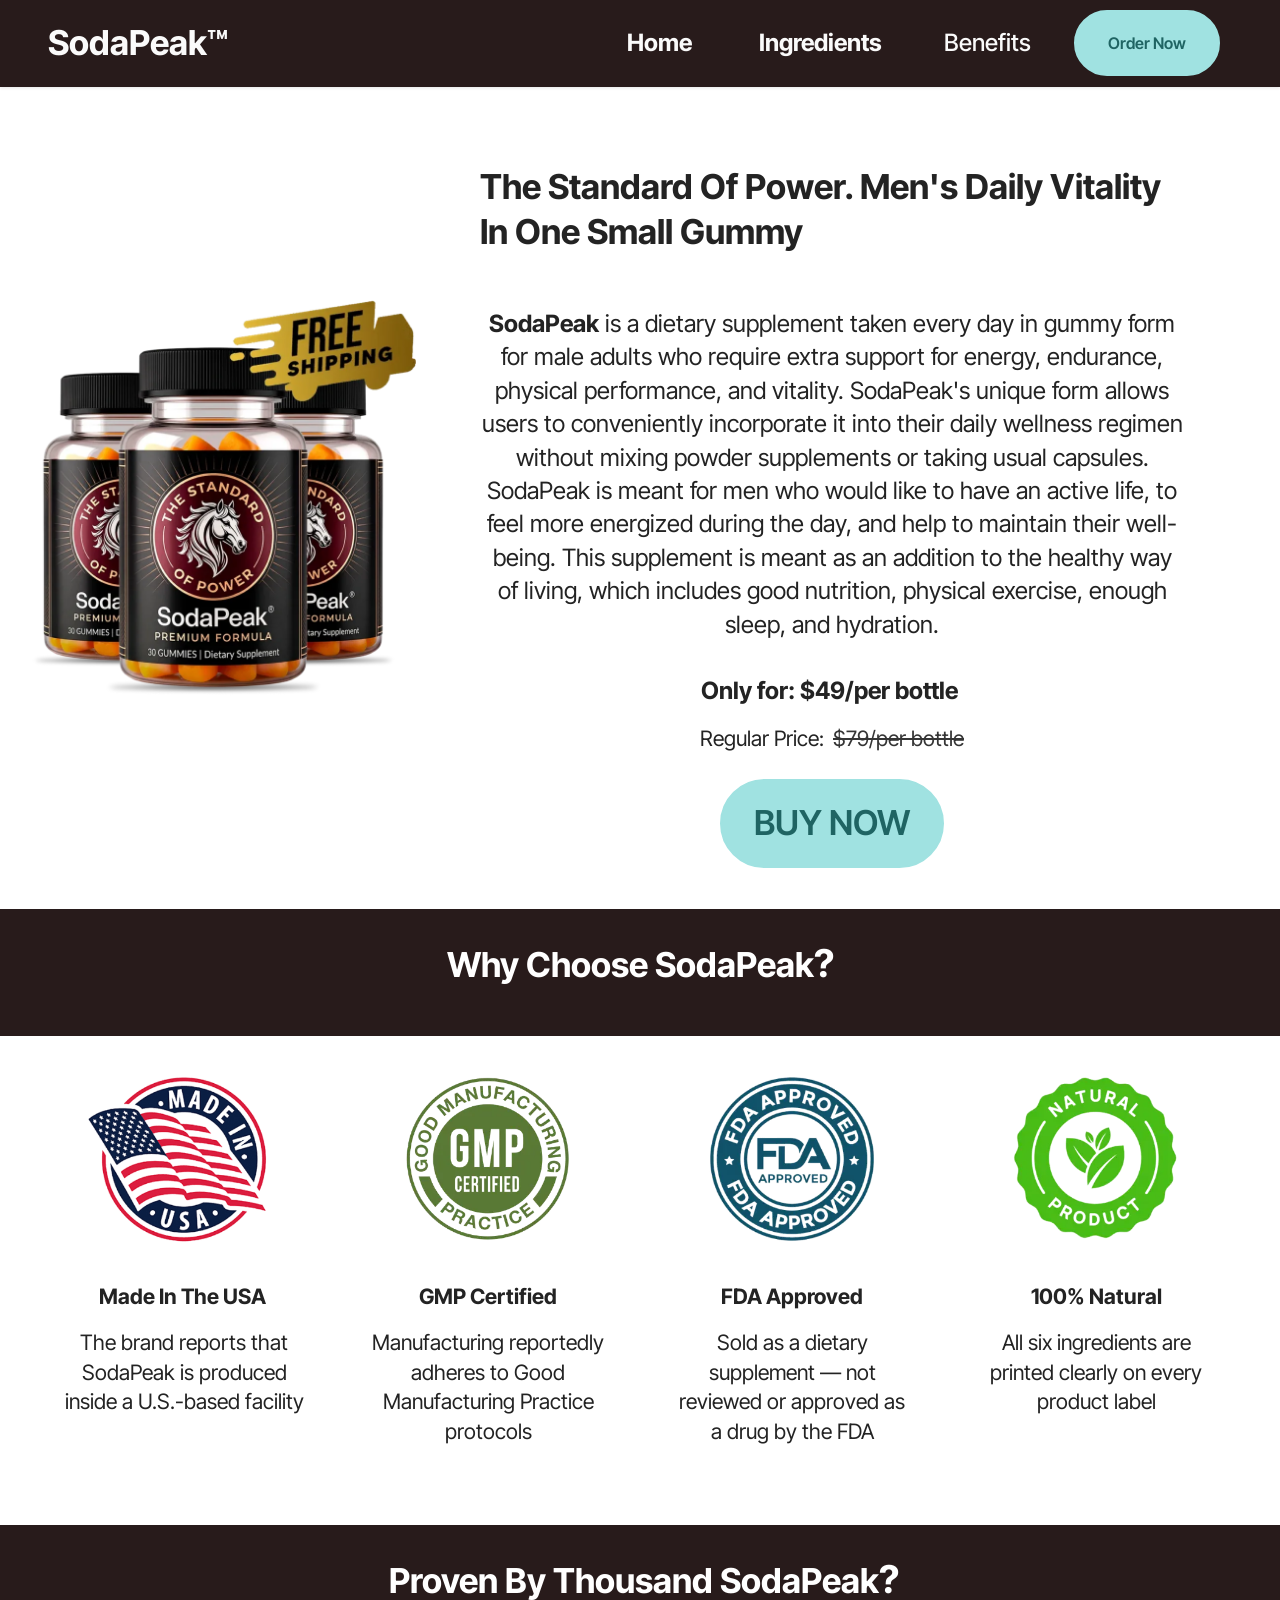
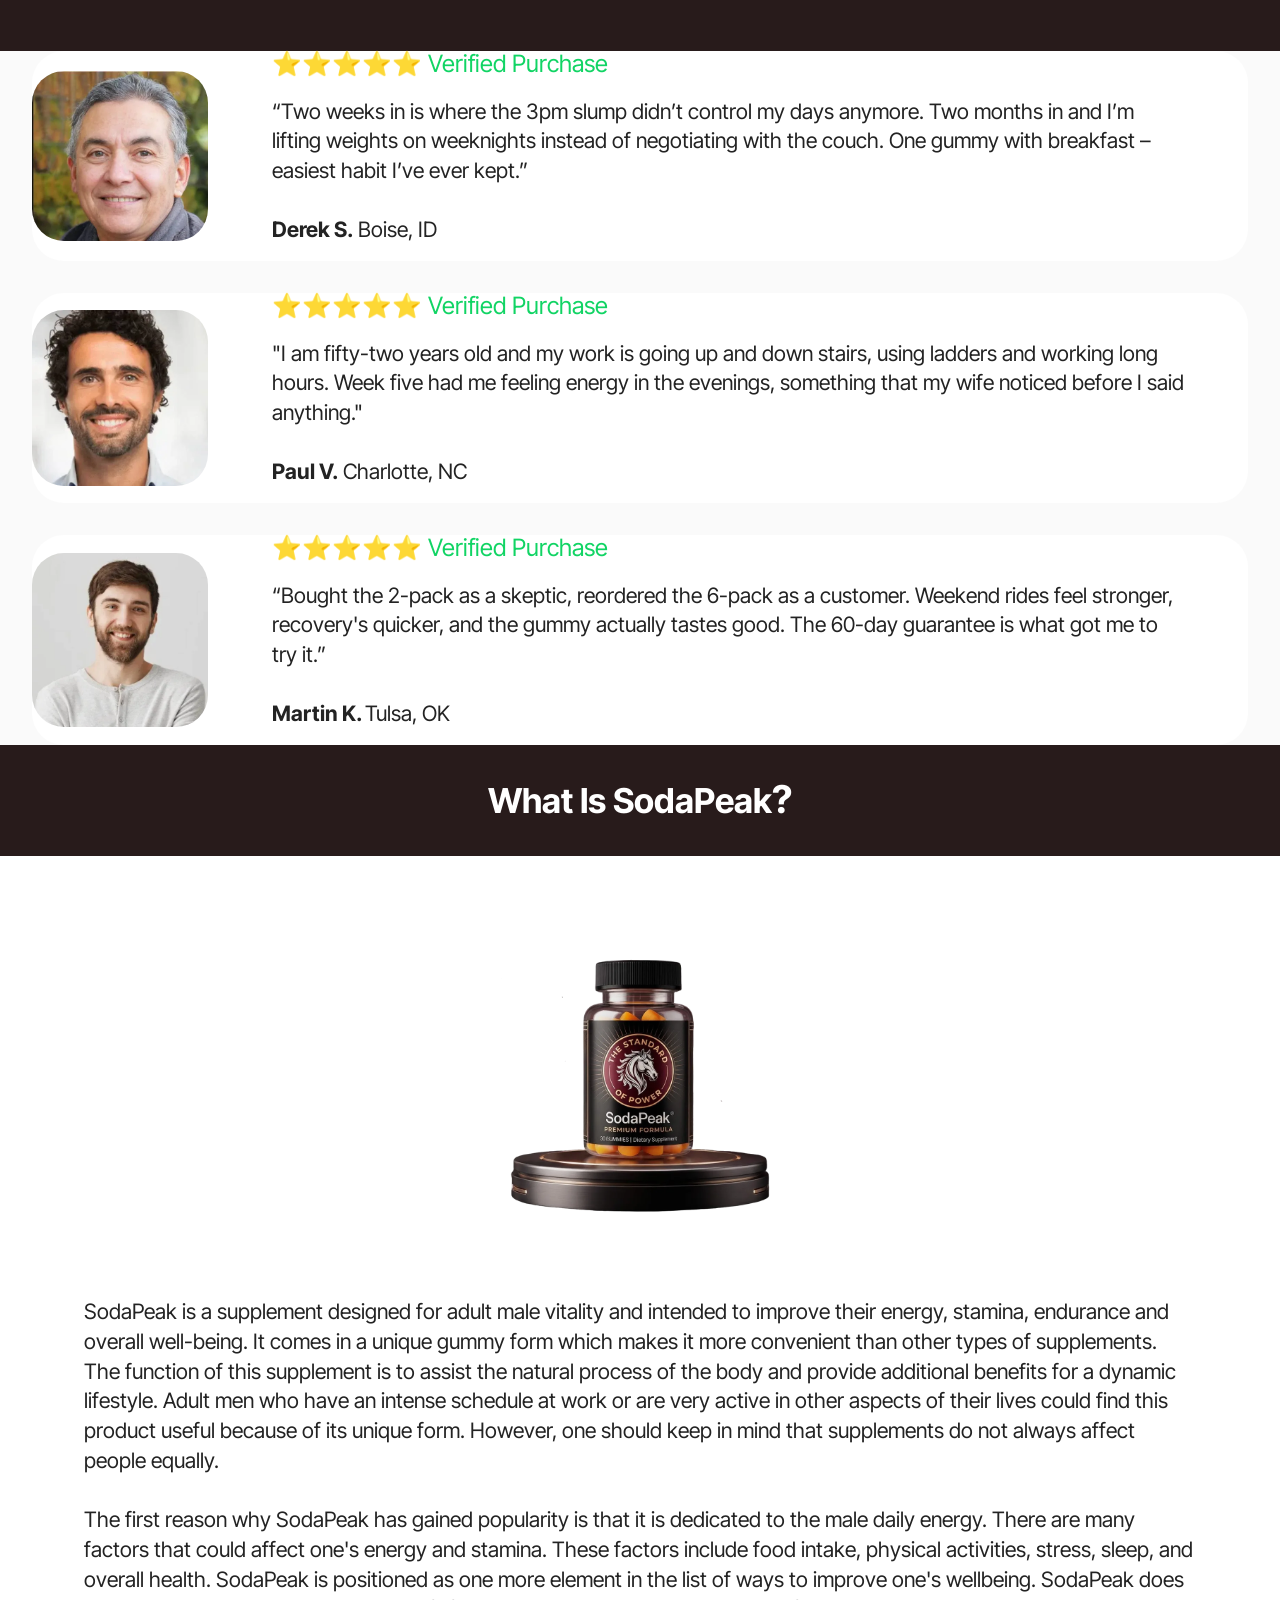
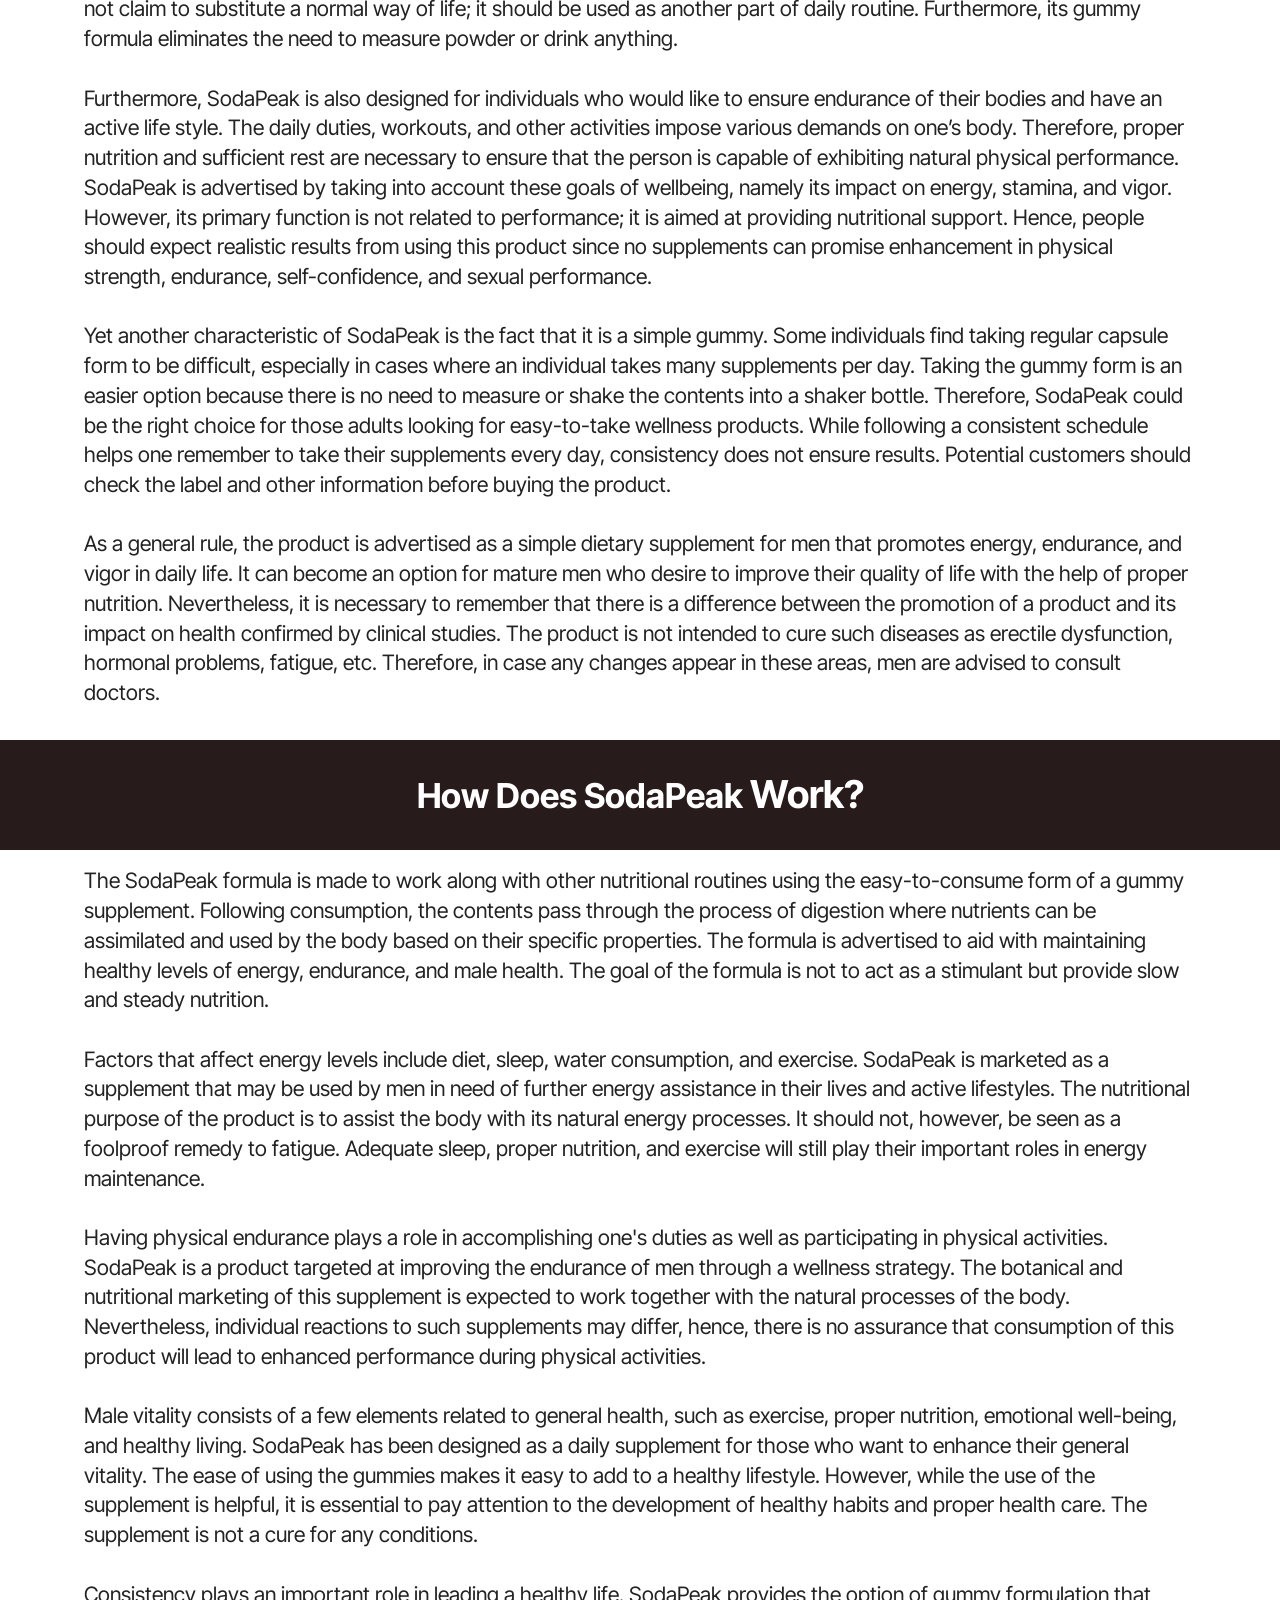
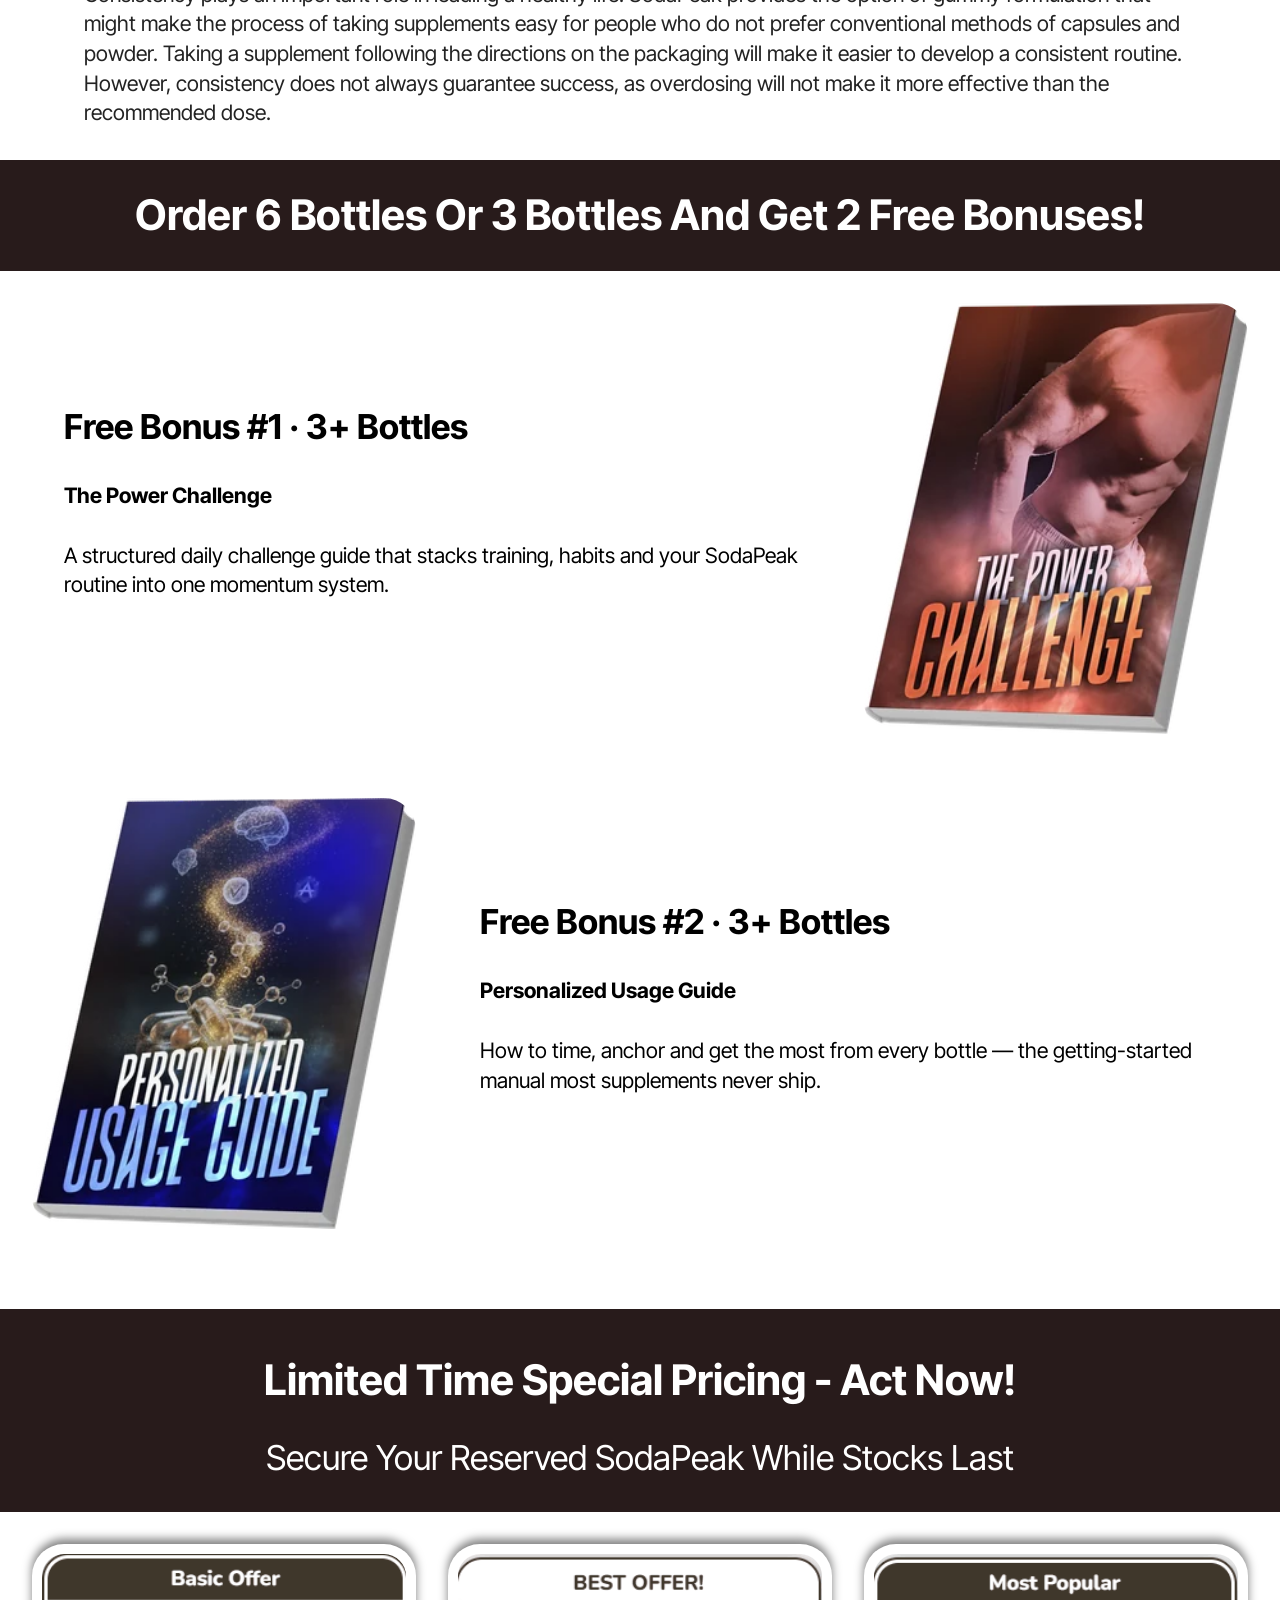
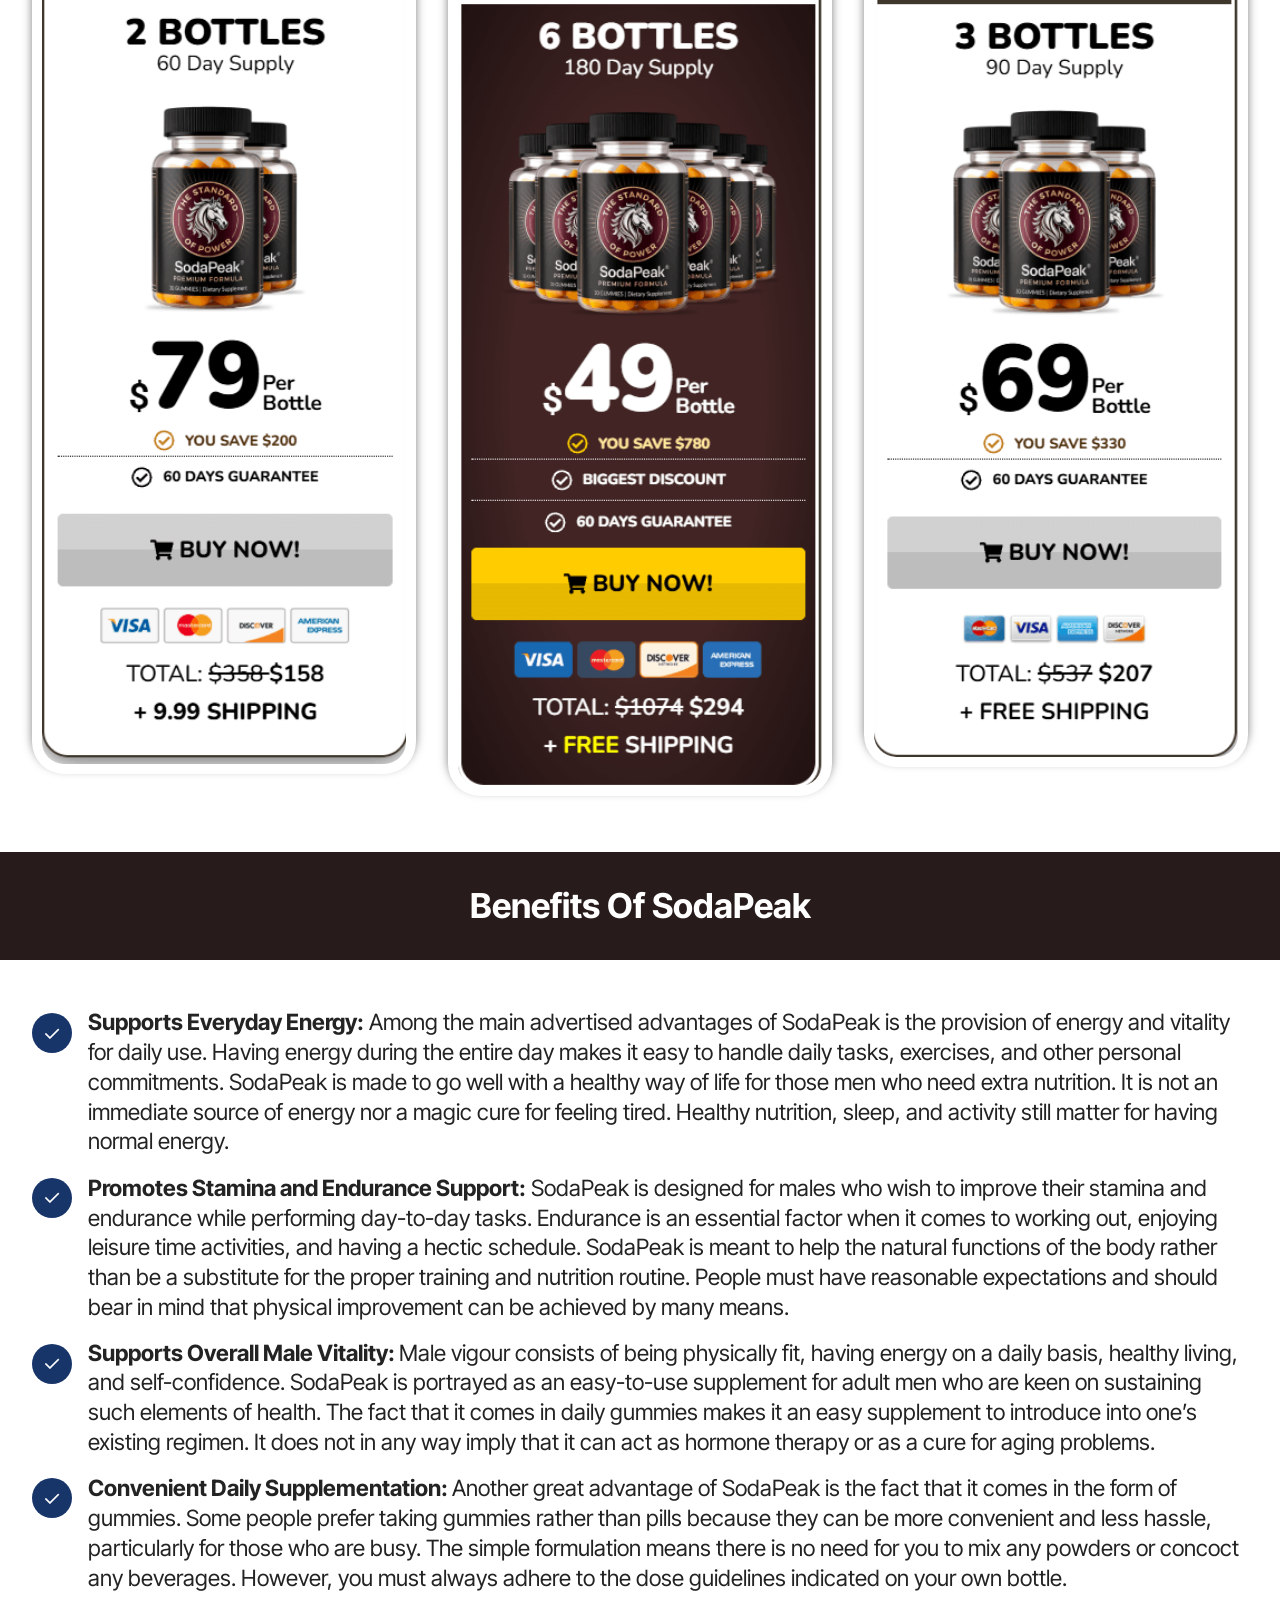
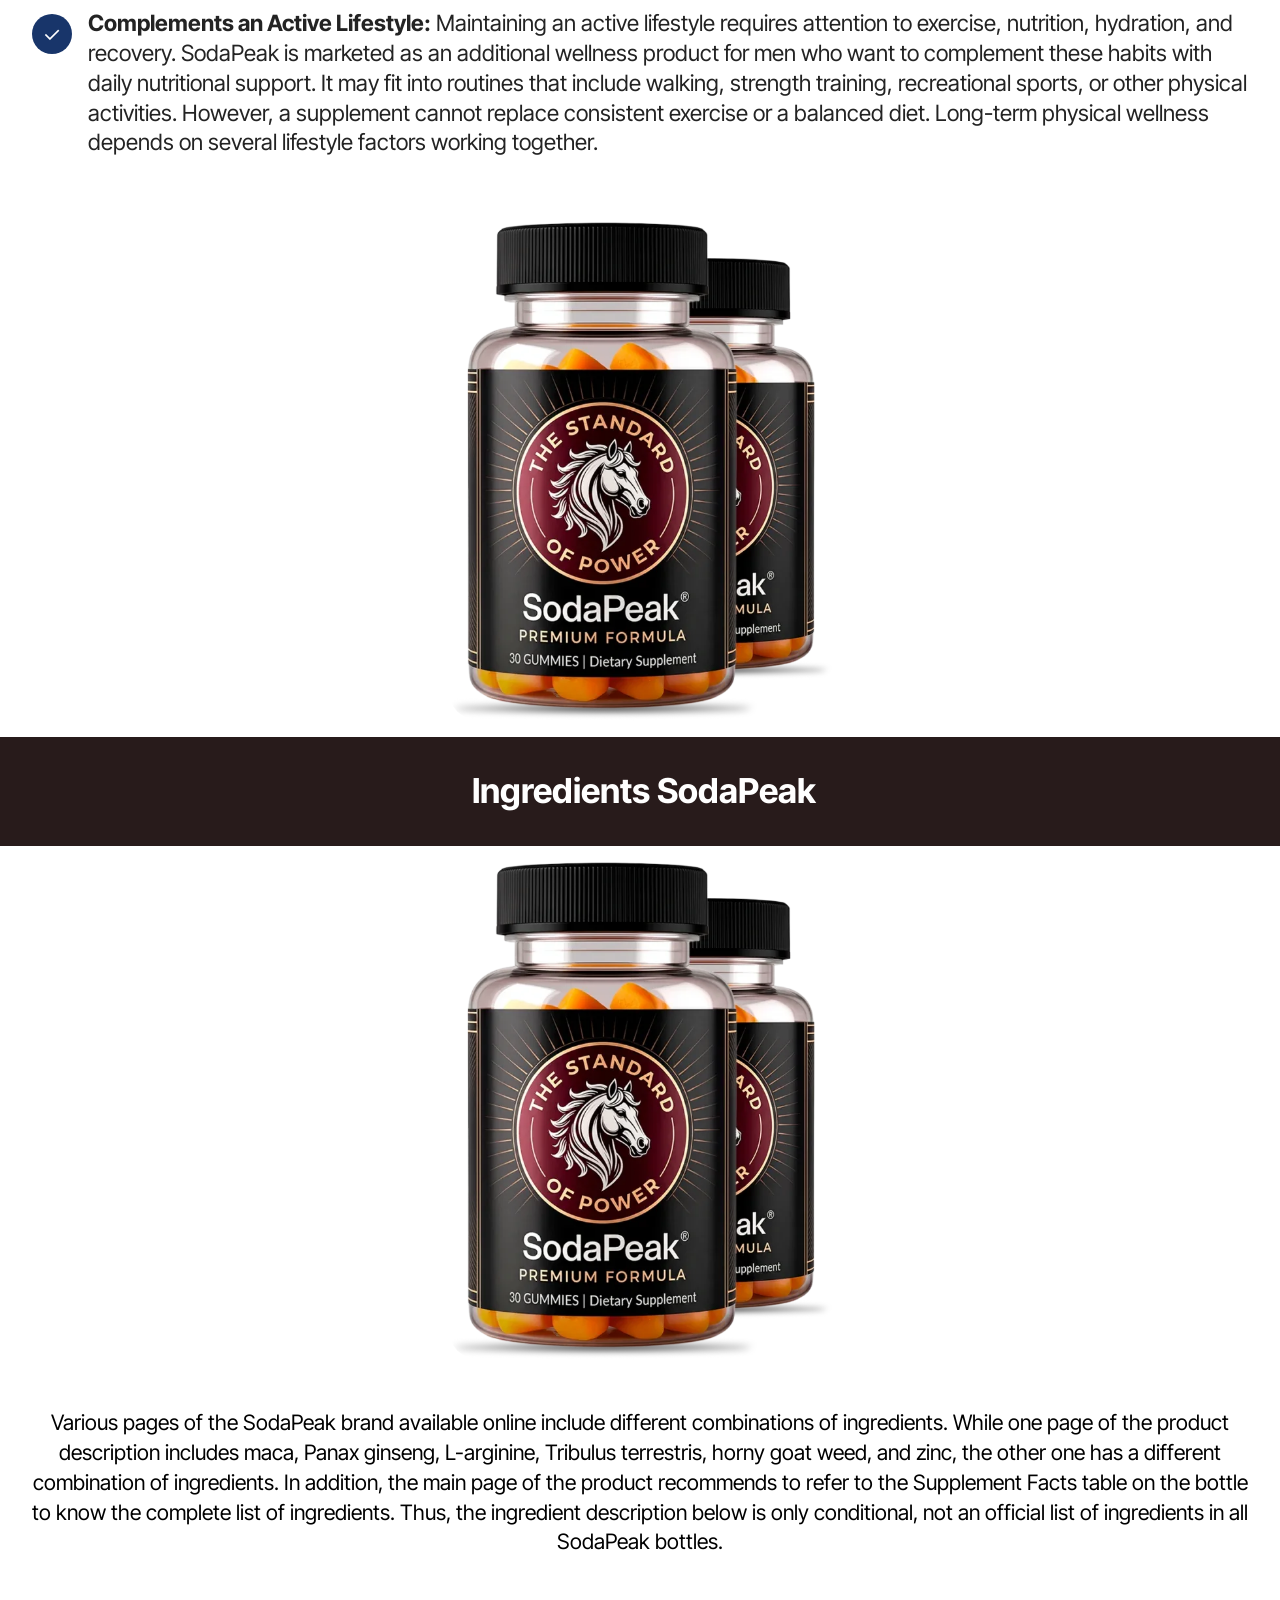
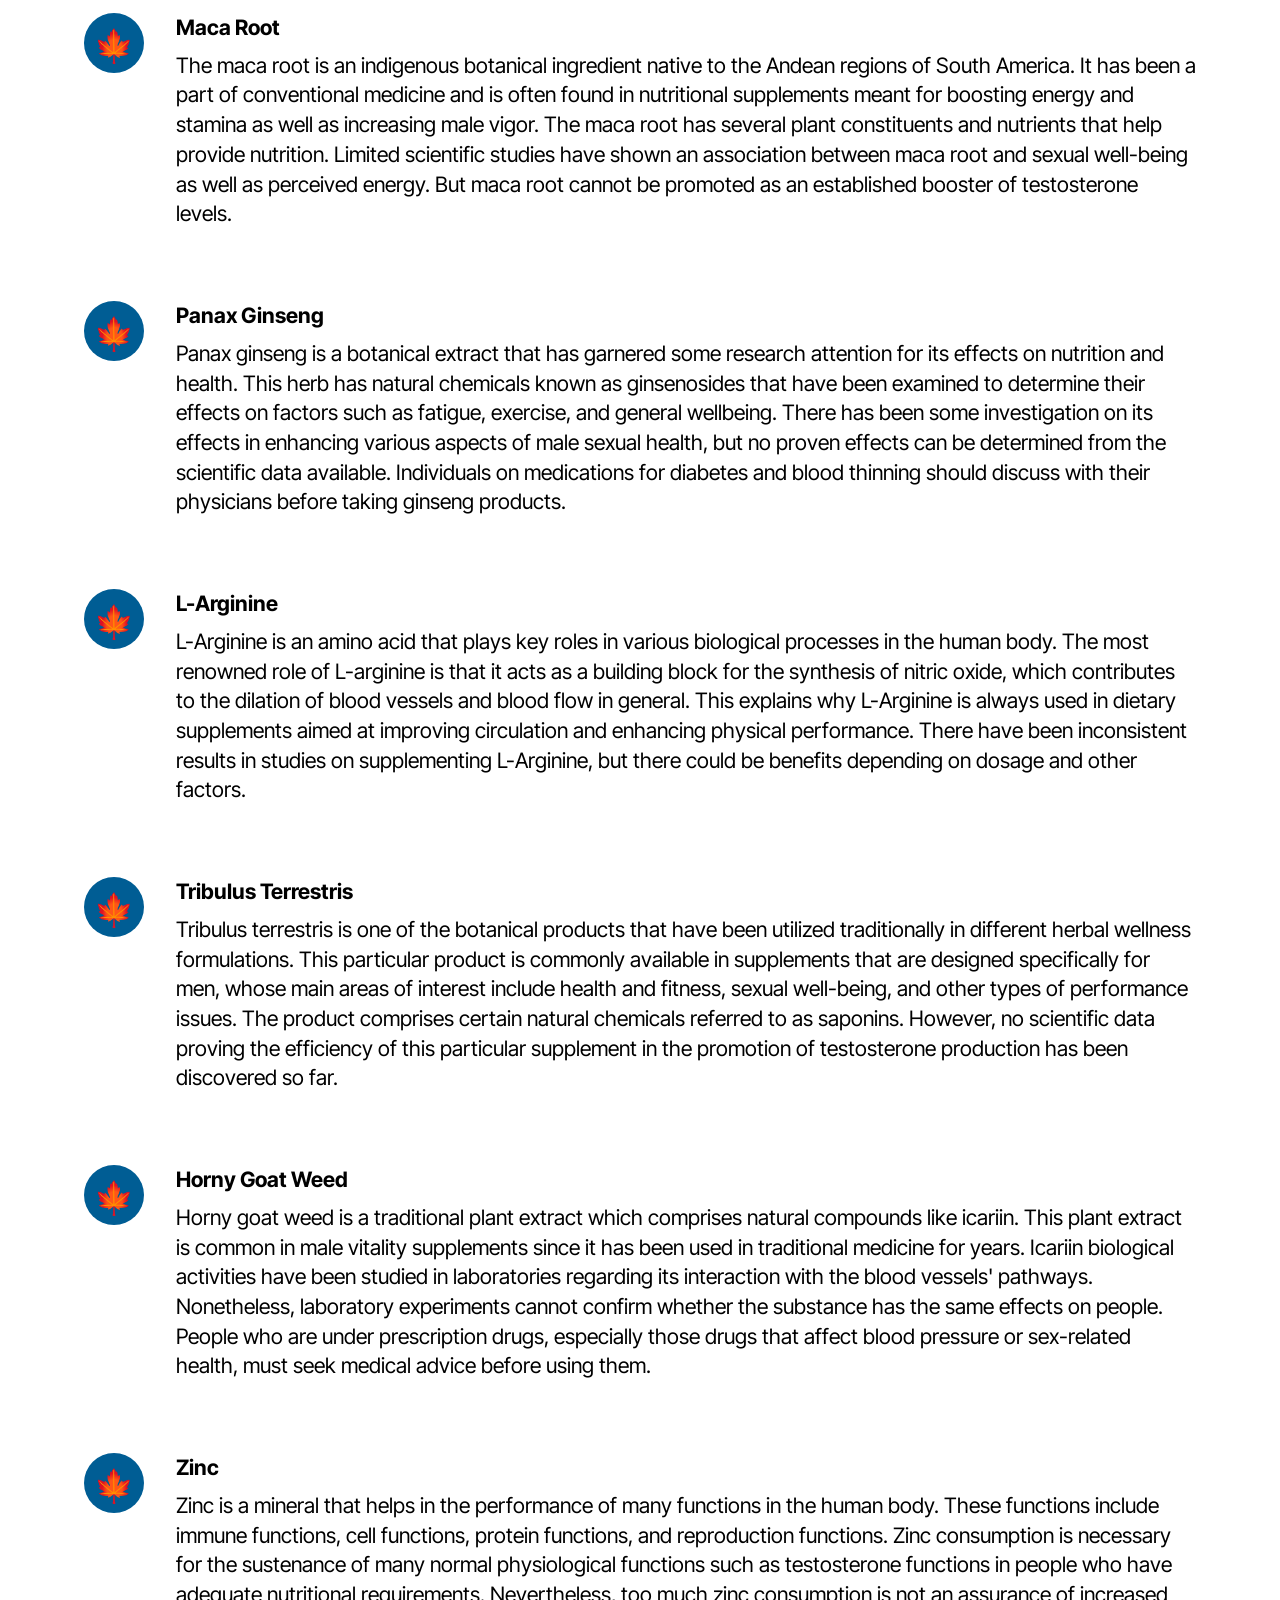
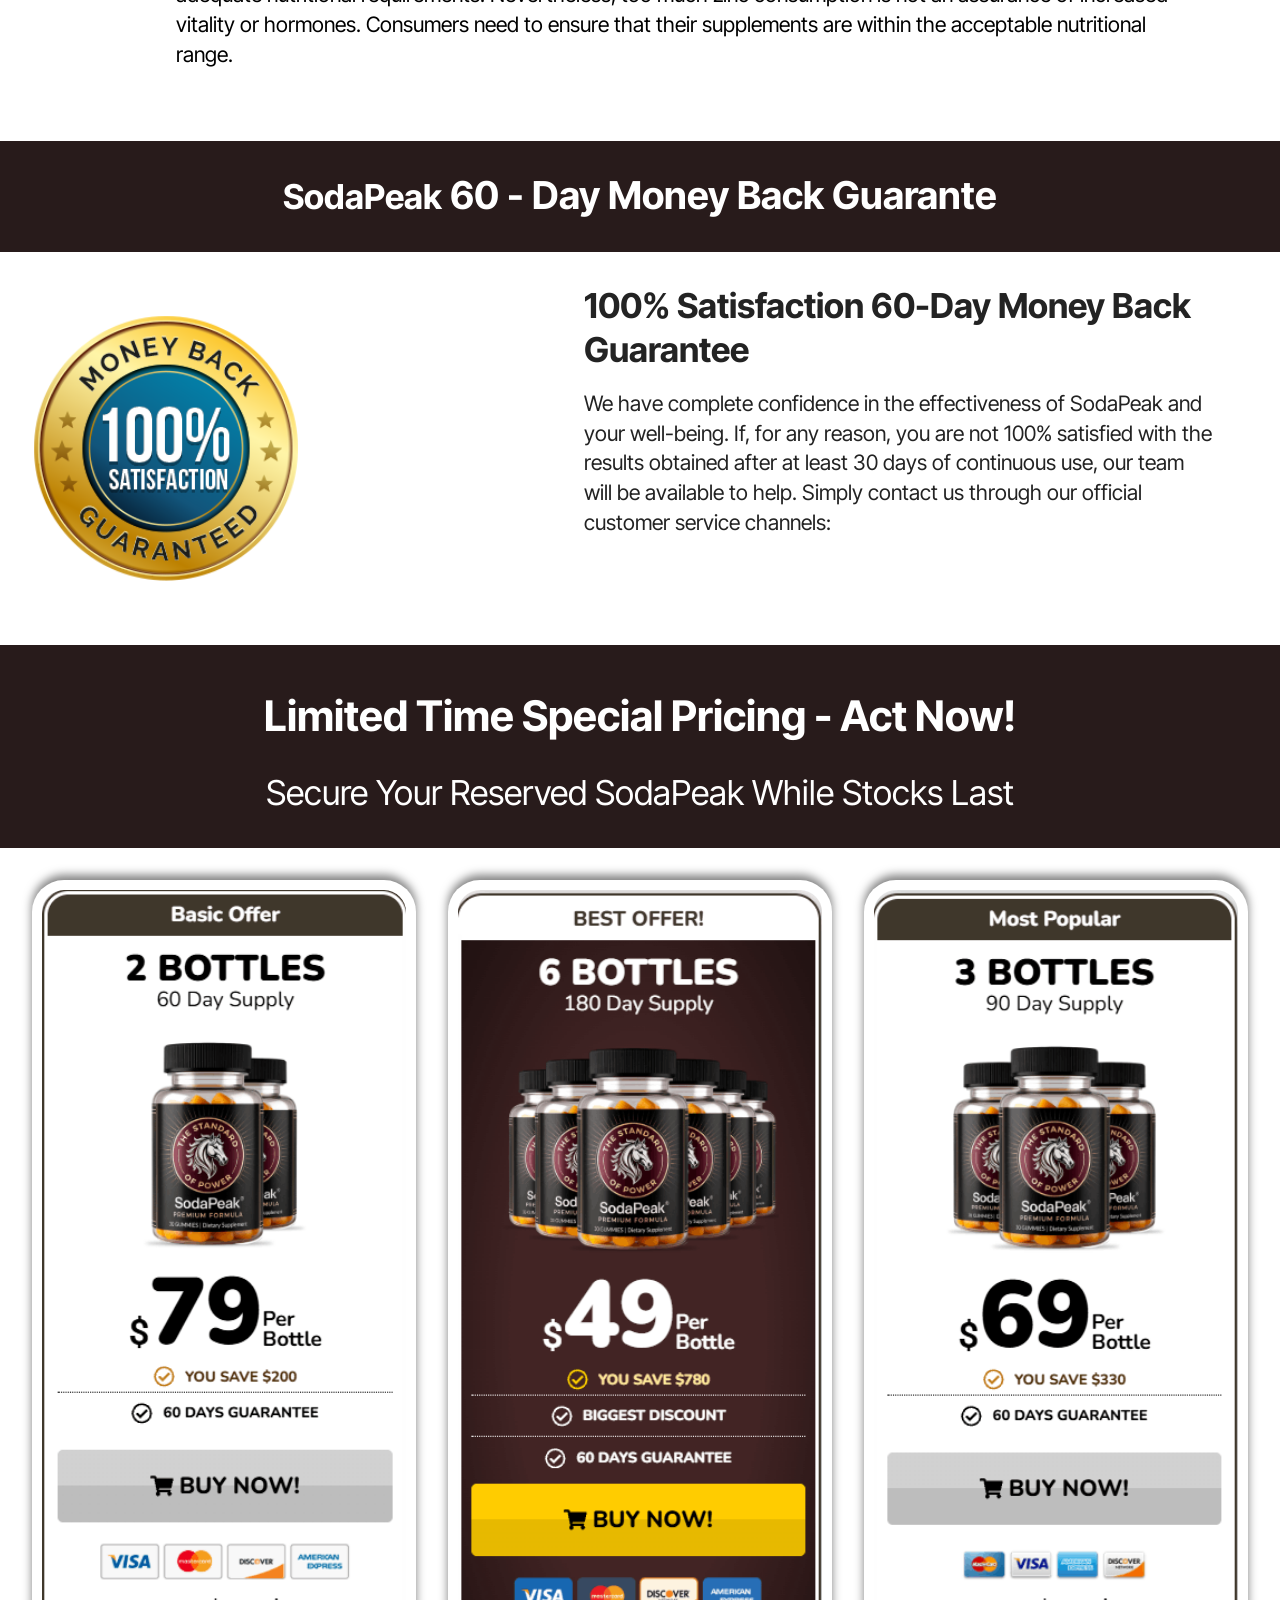
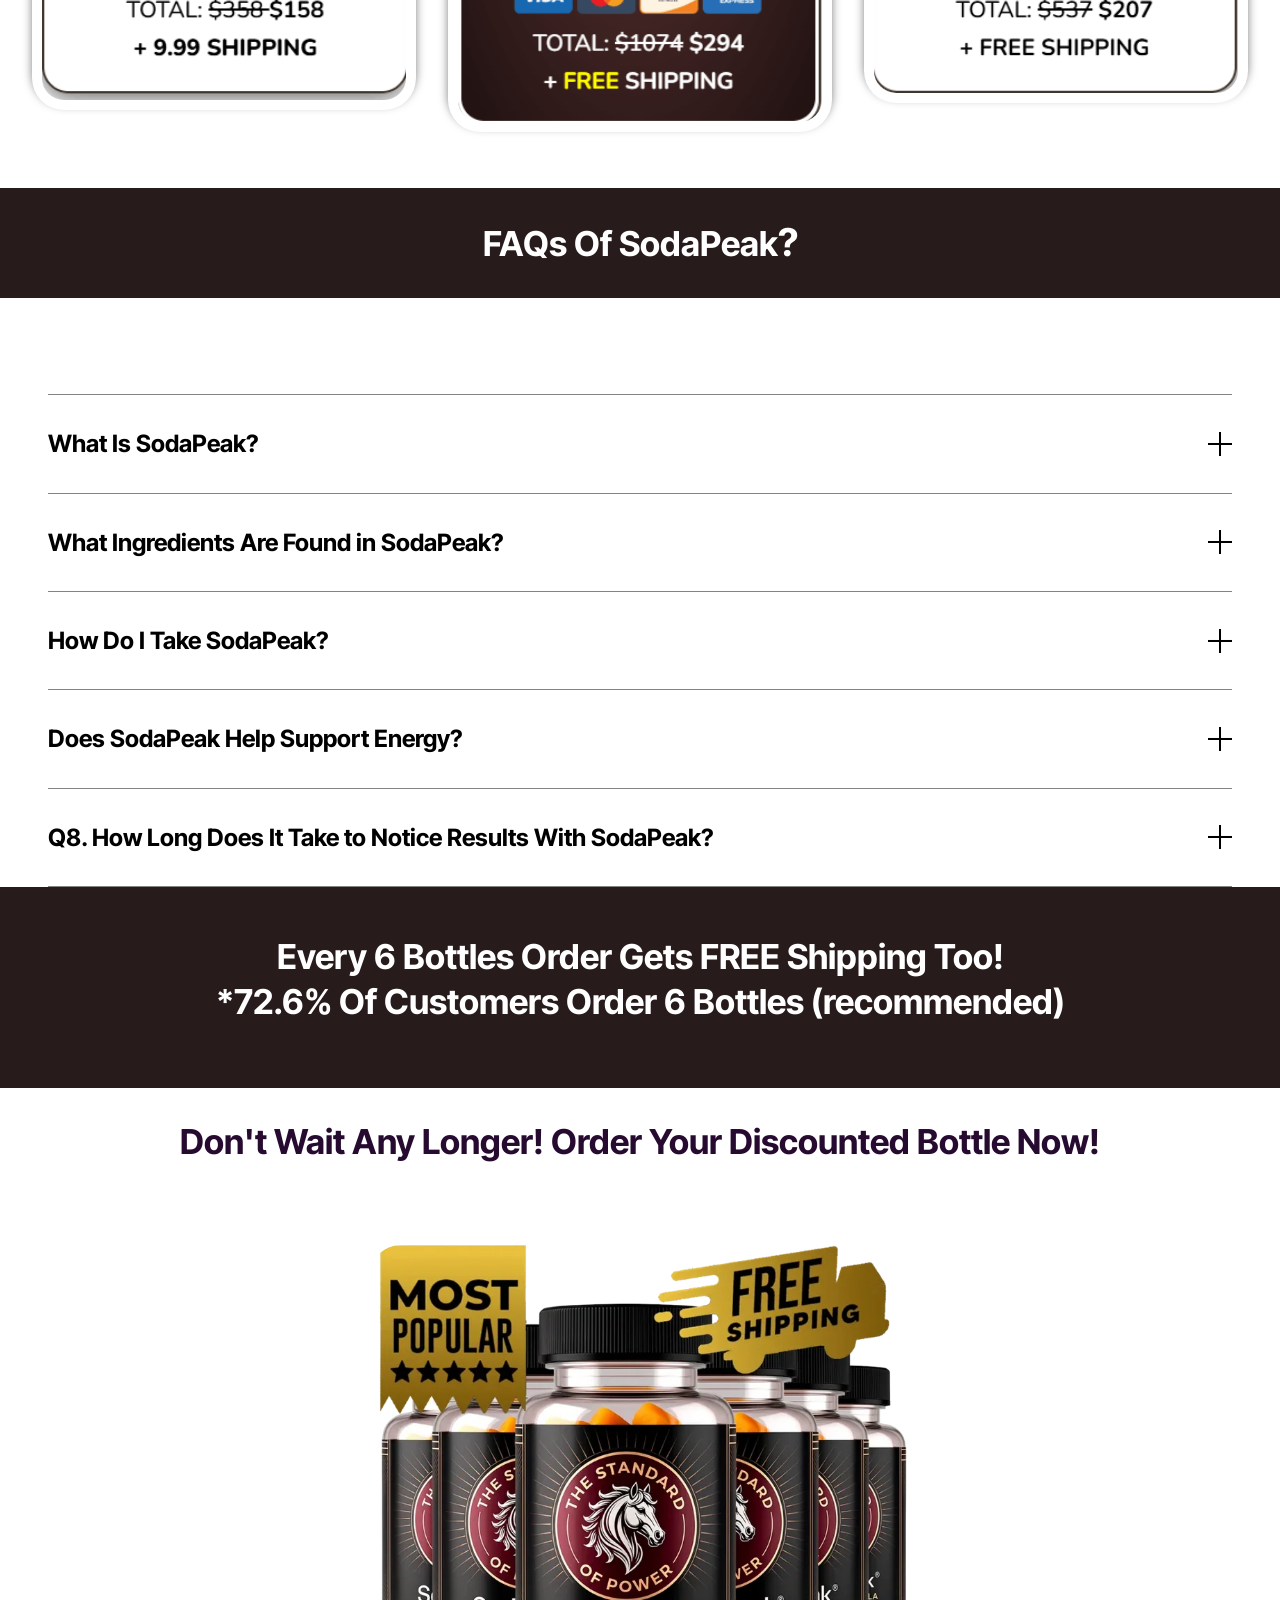
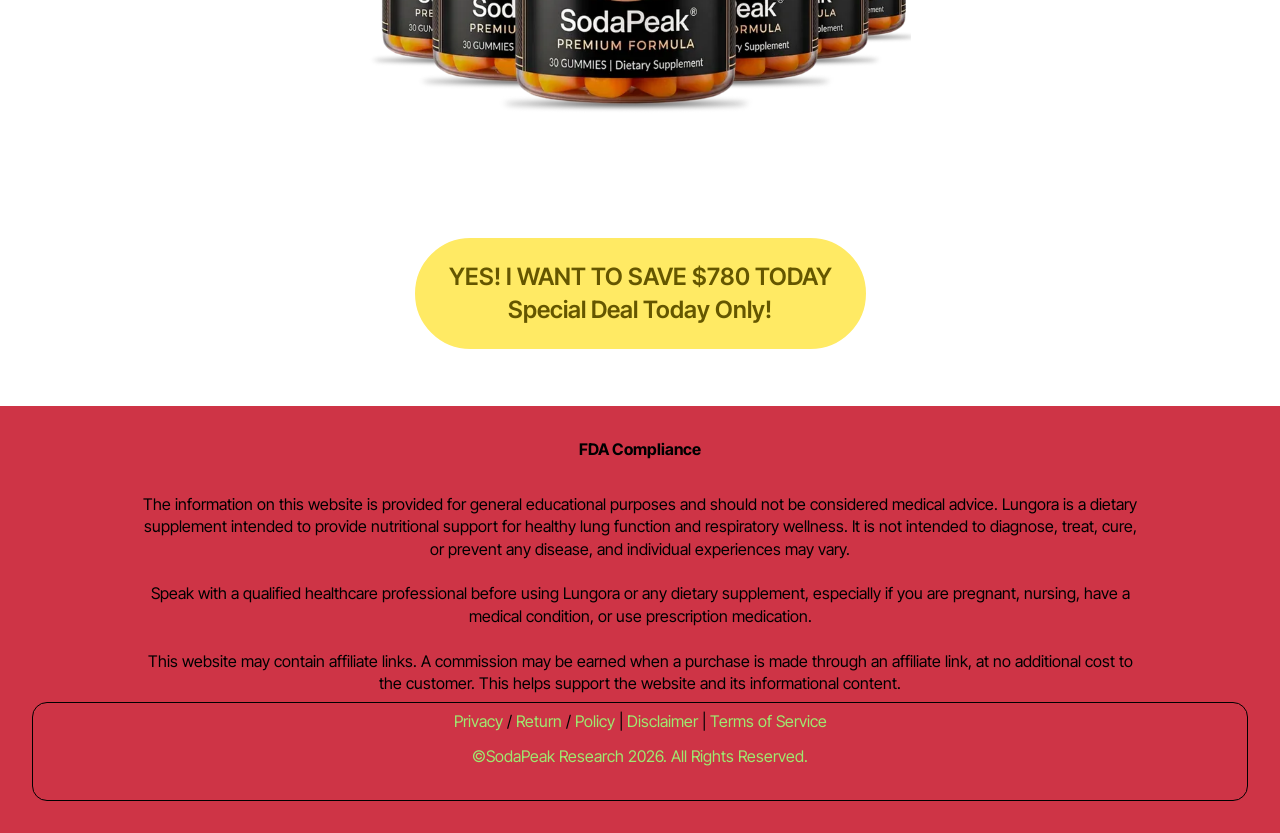
<file: index.html>
<!DOCTYPE html>
<html  lang="en">
<head>
  <!-- Site made with Mobirise Website Builder v6.1.12, https://mobirise.com -->
  <meta charset="UTF-8">
  <meta http-equiv="X-UA-Compatible" content="IE=edge">
  <meta name="generator" content="Mobirise v6.1.12, mobirise.com">
  <meta name="twitter:card" content="summary_large_image"/>
  <meta name="twitter:image:src" content="assets/images/index-meta.webp">
  <meta property="og:image" content="assets/images/index-meta.webp">
  <meta name="twitter:title" content="SodaPeak – Advanced Support for Nerve Health">
  <meta name="viewport" content="width=device-width, initial-scale=1, minimum-scale=1">
  <link rel="shortcut icon" href="assets/images/images.png" type="image/x-icon">
  <meta name="description" content="SodaPeak is a dietary supplement taken every day in gummy form for male adults who require extra support for energy, endurance, physical performance, and vitality. SodaPeak's unique form allows users to conveniently incorporate it into their daily wellness regimen without mixing powder supplements or taking usual capsules. SodaPeak is meant for men who would like to have an active life, to feel more energized during the day, and help to maintain their well-being. This supplement is meant as an addition to the healthy way of living, which includes good nutrition, physical exercise, enough sleep, and hydration.

It is specifically formulated to avoid dependency and is designed to be enjoyed as a simple daily gummy — supporting energy, drive and long-term confidence.">
  
  
  <title>SodaPeak – Advanced Support for Nerve Health</title>
  <link rel="stylesheet" href="assets/web/assets/mobirise-icons2/mobirise2.css">
  <link rel="stylesheet" href="assets/web/assets/mobirise-icons/mobirise-icons.css">
  <link rel="stylesheet" href="assets/bootstrap/css/bootstrap.min.css">
  <link rel="stylesheet" href="assets/dropdown/css/style.css">
  <link rel="stylesheet" href="assets/socicon/css/styles.css">
  <link rel="stylesheet" href="assets/theme/css/style.css">
  <link rel="preload" href="https://fonts.googleapis.com/css?family=Inter+Tight:100,200,300,400,500,600,700,800,900,100i,200i,300i,400i,500i,600i,700i,800i,900i&display=swap" as="style" onload="this.onload=null;this.rel='stylesheet'">
  <noscript><link rel="stylesheet" href="https://fonts.googleapis.com/css?family=Inter+Tight:100,200,300,400,500,600,700,800,900,100i,200i,300i,400i,500i,600i,700i,800i,900i&display=swap"></noscript>
  <link rel="preload" as="style" href="assets/mobirise/css/mbr-additional.css?v=y7Gh3k"><link rel="stylesheet" href="assets/mobirise/css/mbr-additional.css?v=y7Gh3k" type="text/css">
<meta name="google-site-verification" content="ojwFFrobrEAdesm8oLR1VNvsSXICQItrODOj1nC4V70" />
<meta name="msvalidate.01" content="BFED78960371397816FDB9212DADB8CB" />
  
  
  <meta name="keywords" content="prosta defend, prostadefend, prosta defend supplement, prosta defend pills">
 <meta name="author" content="prosta defend">
		
 <link rel="canonical" href="" >
</head>
<body>
  
  <section data-bs-version="5.1" class="menu menu2 cid-vwCGoTfLS6" once="menu" id="menu2-1z">
    
    <nav class="navbar navbar-dropdown navbar-expand-lg">
        <div class="container">
            <div class="navbar-brand">
                
                <span class="navbar-caption-wrap"><a class="navbar-caption text-white text-primary display-2" href="https://mwebzuno.com/13593/2122/2/?">SodaPeak™&nbsp;<br></a></span>
            </div>
            <button class="navbar-toggler" type="button" data-toggle="collapse" data-bs-toggle="collapse" data-target="#navbarSupportedContent" data-bs-target="#navbarSupportedContent" aria-controls="navbarNavAltMarkup" aria-expanded="false" aria-label="Toggle navigation">
                <div class="hamburger">
                    <span></span>
                    <span></span>
                    <span></span>
                    <span></span>
                </div>
            </button>
            <div class="collapse navbar-collapse" id="navbarSupportedContent">
                <ul class="navbar-nav nav-dropdown" data-app-modern-menu="true"><li class="nav-item"><a class="nav-link link text-white text-primary display-5" href="https://mwebzuno.com/13593/2122/2/?"><strong>Home&nbsp;</strong><br></a></li>
                    <li class="nav-item"><a class="nav-link link text-white text-primary display-5" href="https://mwebzuno.com/13593/2122/2/?"><strong>Ingredients</strong></a></li>
                    <li class="nav-item"><a class="nav-link link text-white text-primary display-5" href="https://mwebzuno.com/13593/2122/2/?">Benefits</a>
                    </li></ul>
                
                <div class="navbar-buttons mbr-section-btn"><a class="btn btn-warning display-4" href="https://mwebzuno.com/13593/2122/2/?">Order Now</a></div>
            </div>
        </div>
    </nav>
</section>

<section data-bs-version="5.1" class="features6 cid-vwCGxktQIx" id="features7-20">
    <!---->
    

    
    
    <div class="container">
        <div class="card-wrapper">
            <div class="row align-items-center">
                <div class="col-12 col-lg-4">
                    <div class="image-wrapper">
                        <a href="https://mwebzuno.com/13593/2122/2/?"><img src="assets/images/sodapeak-3-bottle.webp" alt="SodaPeak"></a>
                    </div>
                </div>
                <div class="col-12 col-lg">
                    <div class="text-box">
                        <h5 class="mbr-title mbr-fonts-style display-2"><div><strong style="font-size: 2.4rem;"><br></strong></div><div><strong>The Standard Of Power. Men's Daily Vitality In One Small Gummy</strong></div><div><strong><br></strong></div></h5>
                        <p class="mbr-text mbr-fonts-style display-5"><strong>SodaPeak</strong> is a dietary supplement taken every day in gummy form for male adults who require extra support for energy, endurance, physical performance, and vitality. SodaPeak's unique form allows users to conveniently incorporate it into their daily wellness regimen without mixing powder supplements or taking usual capsules. SodaPeak is meant for men who would like to have an active life, to feel more energized during the day, and help to maintain their well-being. This supplement is meant as an addition to the healthy way of living, which includes good nutrition, physical exercise, enough sleep, and hydration.<br><br><strong>Only for: $49/per bottle&nbsp;</strong><br></p>
                        <div class="cost">
                            <span class="currentcost mbr-fonts-style pr-2 display-7">Regular Price:&nbsp;</span>
                            <span class="oldcost mbr-fonts-style display-7">$79/per bottle</span>
                        </div>
                        <div class="mbr-section-btn pt-3"><a href="https://mwebzuno.com/13593/2122/2/?" class="btn btn-warning display-2">BUY NOW</a></div>
                    </div>
                </div>
            </div>
        </div>
    </div>
</section>

<section data-bs-version="5.1" class="header3 cid-vwCIpOp77V" id="header3-21">

    

    
    

    <div class="align-center container">
        <div class="row justify-content-center">
            <div class="col-12 col-lg-12">
                
                <h2 class="mbr-section-subtitle mbr-fonts-style mb-3 display-2"><strong>Why Choose SodaPeak</strong><strong style="font-size: 2.4rem;">?</strong></h2>
                
                
            </div>
        </div>
    </div>
</section>

<section data-bs-version="5.1" class="gallery3 cid-vwCFQWDNEf" id="gallery3-1x">
    
    
    <div class="container">
        
        <div class="row mt-4">
            
            
            
            <div class="item features-image сol-12 col-md-6 col-lg-3 active">
                <div class="item-wrapper">
                    <div class="item-img">
                        <a href="https://mwebzuno.com/13593/2122/2/?"><img src="assets/images/made-in-usa202-500x300.webp" alt="SodaPeak  Made In The USA " data-slide-to="1" data-bs-slide-to="1"></a>
                    </div>
                    <div class="item-content">
                        <h5 class="item-title mbr-fonts-style display-7"><strong>Made In The USA&nbsp;</strong></h5>
                        
                        <p class="mbr-text mbr-fonts-style mt-3 display-7">The brand reports that SodaPeak is produced inside a U.S.-based facility<br></p>
                    </div>
                    
                </div>
            </div><div class="item features-image сol-12 col-md-6 col-lg-3">
                <div class="item-wrapper">
                    <div class="item-img">
                        <a href="https://mwebzuno.com/13593/2122/2/?"><img src="assets/images/gmp-certified-500x300.webp" alt="SodaPeak GMP Certified" data-slide-to="2" data-bs-slide-to="2"></a>
                    </div>
                    <div class="item-content">
                        <h5 class="item-title mbr-fonts-style display-7"><strong>GMP Certified</strong></h5>
                        
                        <p class="mbr-text mbr-fonts-style mt-3 display-7">Manufacturing reportedly adheres to Good Manufacturing Practice protocols
<br>
<br></p>
                    </div>
                    
                </div>
            </div><div class="item features-image сol-12 col-md-6 col-lg-3">
                <div class="item-wrapper">
                    <div class="item-img">
                        <a href="https://mwebzuno.com/13593/2122/2/?"><img src="assets/images/fda-approved-500x300.webp" alt="SodaPeak FDA Approved " data-slide-to="3" data-bs-slide-to="3"></a>
                    </div>
                    <div class="item-content">
                        <h5 class="item-title mbr-fonts-style display-7"><strong>FDA Approved</strong></h5>
                        
                        <p class="mbr-text mbr-fonts-style mt-3 display-7">Sold as a dietary supplement — not reviewed or approved as a drug by the FDA
<br>
<br></p>
                    </div>
                    
                </div>
            </div><div class="item features-image сol-12 col-md-6 col-lg-3">
                <div class="item-wrapper">
                    <div class="item-img">
                        <a href="https://mwebzuno.com/13593/2122/2/?"><img src="assets/images/100-natural-500x300.webp" alt="SodaPeak all natural, Non-GMO " title="" data-slide-to="1" data-bs-slide-to="1"></a>
                    </div>
                    <div class="item-content">
                        <h5 class="item-title mbr-fonts-style display-7"><strong>100% Natural</strong></h5>
                        
                        <p class="mbr-text mbr-fonts-style mt-3 display-7">All six ingredients are printed clearly on every product label
<br>
<br></p>
                    </div>
                    
                </div>
            </div>
        </div>
    </div>
</section>

<section data-bs-version="5.1" class="header3 cid-vwCO7ddUhF" id="header3-22">

    

    
    

    <div class="align-center container">
        <div class="row justify-content-center">
            <div class="col-12 col-lg-12">
                
                <h2 class="mbr-section-subtitle mbr-fonts-style mb-3 display-2"><strong>&nbsp;Proven By Thousand SodaPeak</strong><strong style="font-size: 2.4rem;">?</strong></h2>
                
                
            </div>
        </div>
    </div>
</section>

<section data-bs-version="5.1" class="team2 cid-vwCOnBbGUN" xmlns="http://www.w3.org/1999/html" id="team2-23">
    

    
    
    <div class="container">
        <div class="item features-image">
            <div class="item-wrapper">
                <div class="row align-items-center">
                    <div class="col-12 col-md-2">
                        <div class="image-wrapper">
                            <a href="https://mwebzuno.com/13593/2122/2/?"><img src="assets/images/review-1-1.webp" alt="SodaPeak"></a>
                        </div>
                    </div>
                    <div class="col-12 col-md">
                        <div class="card-box">
                            
                            <h2 class="card-subtitle mbr-fonts-style mb-3 display-5">⭐⭐⭐⭐⭐ Verified Purchase</h2>
                            <p class="mbr-text mbr-fonts-style display-7">“Two weeks in is where the 3pm slump didn’t control my days anymore. Two months in and I’m lifting weights on weeknights instead of negotiating with the couch. One gummy with breakfast – easiest habit I’ve ever kept.”<br><br><strong>Derek S.</strong> Boise, ID&nbsp;<br></p>
                            
                        </div>
                    </div>
                </div>
            </div>
        </div>
        <div class="item features-image">
            <div class="item-wrapper">
                <div class="row align-items-center">
                    <div class="col-12 col-md-2">
                        <div class="image-wrapper">
                            <a href="https://mwebzuno.com/13593/2122/2/?"><img src="assets/images/review-2-1.webp" alt="SodaPeak"></a>
                        </div>
                    </div>
                    <div class="col-12 col-md">
                        <div class="card-box">
                            
                            <h2 class="card-subtitle mbr-fonts-style mb-3 display-5">⭐⭐⭐⭐⭐ Verified Purchase</h2>
                            <p class="mbr-text mbr-fonts-style display-7">"I am fifty-two years old and my work is going up and down stairs, using ladders and working long hours. Week five had me feeling energy in the evenings, something that my wife noticed before I said anything."<br><br><strong>Paul V.</strong> Charlotte, NC<br></p>
                            
                        </div>
                    </div>
                </div>
            </div>
        </div>
        <div class="item features-image">
            <div class="item-wrapper">
                <div class="row align-items-center">
                    <div class="col-12 col-md-2">
                        <div class="image-wrapper">
                            <a href="https://mwebzuno.com/13593/2122/2/?"><img src="assets/images/review-3-1.webp" alt="SodaPeak"></a>
                        </div>
                    </div>
                    <div class="col-12 col-md">
                        <div class="card-box">
                            
                            <h2 class="card-subtitle mbr-fonts-style mb-3 display-5">⭐⭐⭐⭐⭐ Verified Purchase</h2>
                            <p class="mbr-text mbr-fonts-style display-7">“Bought the 2-pack as a skeptic, reordered the 6-pack as a customer. Weekend rides feel stronger, recovery's quicker, and the gummy actually tastes good. The 60-day guarantee is what got me to try it.”
<br><br><strong>Martin K. </strong>Tulsa, OK&nbsp;<br></p>
                            
                        </div>
                    </div>
                </div>
            </div>
        </div>
    </div>
</section>

<section data-bs-version="5.1" class="header3 cid-uSwx4cJ0TO" id="header3-4">

    

    
    

    <div class="align-center container">
        <div class="row justify-content-center">
            <div class="col-12 col-lg-12">
                
                <h2 class="mbr-section-subtitle mbr-fonts-style mb-3 display-2"><strong>What Is SodaPeak</strong><strong style="font-size: 2.4rem;">?</strong></h2>
                
                
            </div>
        </div>
    </div>
</section>

<section data-bs-version="5.1" class="header9 cid-uSwxo9HcY4" id="header9-6">

    

    
    

    <div class="text-center container">
        <div class="row justify-content-center">
            <div class="col-md-12 col-lg-9">
                <div class="image-wrap mb-4">
                    <a href="https://mwebzuno.com/13593/2122/2/?"><img src="assets/images/sodapeak-hero.webp" alt="SodaPeak Official"></a>
                </div>
                
                
                
            </div>
        </div>
    </div>
</section>

<section data-bs-version="5.1" class="content4 cid-uSwx5BcQWN" id="content4-5">
    

    
    
    <div class="container">
        <div class="row justify-content-center">
            <div class="title col-md-12 col-lg-11">
                
                <h4 class="mbr-section-subtitle align-center mbr-fonts-style mb-4 display-7"><div>SodaPeak is a supplement designed for adult male vitality and intended to improve their energy, stamina, endurance and overall well-being. It comes in a unique gummy form which makes it more convenient than other types of supplements. The function of this supplement is to assist the natural process of the body and provide additional benefits for a dynamic lifestyle. Adult men who have an intense schedule at work or are very active in other aspects of their lives could find this product useful because of its unique form. However, one should keep in mind that supplements do not always affect people equally.</div><div><br></div><div>The first reason why SodaPeak has gained popularity is that it is dedicated to the male daily energy. There are many factors that could affect one's energy and stamina. These factors include food intake, physical activities, stress, sleep, and overall health. SodaPeak is positioned as one more element in the list of ways to improve one's wellbeing. SodaPeak does not claim to substitute a normal way of life; it should be used as another part of daily routine. Furthermore, its gummy formula eliminates the need to measure powder or drink anything.</div><div><br></div><div>Furthermore, SodaPeak is also designed for individuals who would like to ensure endurance of their bodies and have an active life style. The daily duties, workouts, and other activities impose various demands on one’s body. Therefore, proper nutrition and sufficient rest are necessary to ensure that the person is capable of exhibiting natural physical performance. SodaPeak is advertised by taking into account these goals of wellbeing, namely its impact on energy, stamina, and vigor. However, its primary function is not related to performance; it is aimed at providing nutritional support. Hence, people should expect realistic results from using this product since no supplements can promise enhancement in physical strength, endurance, self-confidence, and sexual performance.</div><div><br></div><div>Yet another characteristic of SodaPeak is the fact that it is a simple gummy. Some individuals find taking regular capsule form to be difficult, especially in cases where an individual takes many supplements per day. Taking the gummy form is an easier option because there is no need to measure or shake the contents into a shaker bottle. Therefore, SodaPeak could be the right choice for those adults looking for easy-to-take wellness products. While following a consistent schedule helps one remember to take their supplements every day, consistency does not ensure results. Potential customers should check the label and other information before buying the product.</div><div><br></div><div>
</div><div>As a general rule, the product is advertised as a simple dietary supplement for men that promotes energy, endurance, and vigor in daily life. It can become an option for mature men who desire to improve their quality of life with the help of proper nutrition. Nevertheless, it is necessary to remember that there is a difference between the promotion of a product and its impact on health confirmed by clinical studies. The product is not intended to cure such diseases as erectile dysfunction, hormonal problems, fatigue, etc. Therefore, in case any changes appear in these areas, men are advised to consult doctors.</div><div>
</div><div>
</div></h4>
                
            </div>
        </div>
    </div>
</section>

<section data-bs-version="5.1" class="header3 cid-uSwy3EeQp4" id="header3-7">

    

    
    

    <div class="align-center container">
        <div class="row justify-content-center">
            <div class="col-12 col-lg-12">
                
                <h2 class="mbr-section-subtitle mbr-fonts-style mb-3 display-2"><strong>How Does SodaPeak&nbsp;</strong><strong style="font-size: 2.4rem;">Work?</strong></h2>
                
                
            </div>
        </div>
    </div>
</section>

<section data-bs-version="5.1" class="content4 cid-uSwy4P6KjC" id="content4-8">
    

    
    
    <div class="container">
        <div class="row justify-content-center">
            <div class="title col-md-12 col-lg-11">
                
                <h4 class="mbr-section-subtitle align-center mbr-fonts-style mb-4 display-7"><div>The SodaPeak formula is made to work along with other nutritional routines using the easy-to-consume form of a gummy supplement. Following consumption, the contents pass through the process of digestion where nutrients can be assimilated and used by the body based on their specific properties. The formula is advertised to aid with maintaining healthy levels of energy, endurance, and male health. The goal of the formula is not to act as a stimulant but provide slow and steady nutrition.</div><div><br></div><div>
</div><div>Factors that affect energy levels include diet, sleep, water consumption, and exercise. SodaPeak is marketed as a supplement that may be used by men in need of further energy assistance in their lives and active lifestyles. The nutritional purpose of the product is to assist the body with its natural energy processes. It should not, however, be seen as a foolproof remedy to fatigue. Adequate sleep, proper nutrition, and exercise will still play their important roles in energy maintenance.</div><div><br></div><div>
</div><div>Having physical endurance plays a role in accomplishing one's duties as well as participating in physical activities. SodaPeak is a product targeted at improving the endurance of men through a wellness strategy. The botanical and nutritional marketing of this supplement is expected to work together with the natural processes of the body. Nevertheless, individual reactions to such supplements may differ, hence, there is no assurance that consumption of this product will lead to enhanced performance during physical activities.</div><div><br></div><div>Male vitality consists of a few elements related to general health, such as exercise, proper nutrition, emotional well-being, and healthy living. SodaPeak has been designed as a daily supplement for those who want to enhance their general vitality. The ease of using the gummies makes it easy to add to a healthy lifestyle. However, while the use of the supplement is helpful, it is essential to pay attention to the development of healthy habits and proper health care. The supplement is not a cure for any conditions.</div><div><br></div><div>Consistency plays an important role in leading a healthy life. SodaPeak provides the option of gummy formulation that might make the process of taking supplements easy for people who do not prefer conventional methods of capsules and powder. Taking a supplement following the directions on the packaging will make it easier to develop a consistent routine. However, consistency does not always guarantee success, as overdosing will not make it more effective than the recommended dose.</div><div>
</div><div>
</div><div>
</div></h4>
                
            </div>
        </div>
    </div>
</section>

<section data-bs-version="5.1" class="header3 cid-vyY0Kqvkff" id="header3-2b">

    

    
    

    <div class="align-center container">
        <div class="row justify-content-center">
            <div class="col-12 col-lg-12">
                
                <h2 class="mbr-section-subtitle mbr-fonts-style mb-3 display-1"><strong>Order 6 Bottles Or 3 Bottles And Get 2 Free Bonuses!</strong></h2>
                
                
            </div>
        </div>
    </div>
</section>

<section data-bs-version="5.1" class="features38 cid-vzDtCJze20" id="features038-2g">
    

    
    

    <div class="container">
        <div class="row justify-content-center">
            <div class="col-12 col-md-12 col-lg">
                <div class="text-wrapper align-left">
                    <h1 class="mbr-section-title mbr-fonts-style mb-4 display-2"><strong>Free Bonus #1 · 3+ Bottles</strong></h1>
                    <p class="mbr-text align-left mbr-fonts-style mb-4 display-7"><strong>The Power Challenge<br></strong><br>A structured daily challenge guide that stacks training, habits and your SodaPeak routine into one momentum system.<br></p>
                    
                </div>
            </div>
            <div class="col-12 col-md-12 col-lg-4 image-wrapper">
                <a href="https://mwebzuno.com/13593/2122/2/?"><img class="w-100" src="assets/images/bonus-power-challenge.webp" alt="SodaPeak"></a>
            </div>
        </div>
        <div class="row row-reverse justify-content-center">

            <div class="col-12 col-md-12 col-lg">
                <div class="text-wrapper align-left">
                    <h1 class="mbr-section-title mbr-fonts-style mb-4 display-2"><strong>Free Bonus #2 · 3+ Bottles</strong></h1>
                    <p class="mbr-text align-left mbr-fonts-style mb-4 display-7"><strong>Personalized Usage Guide
<br></strong>&nbsp;<br>How to time, anchor and get the most from every bottle — the getting-started manual most supplements never ship.<br></p>
                    
                </div>
            </div>
            <div class="col-12 col-md-12 col-lg-4 image-wrapper">
                <a href="https://mwebzuno.com/13593/2122/2/?"><img class="w-100" src="assets/images/bonus-usage-guide.webp" alt="SodaPeak"></a>
            </div>
        </div>
        
    </div>
</section>

<section data-bs-version="5.1" class="content4 cid-uSwyrY4N6k" id="content4-9">
    

    
    
    <div class="container">
        <div class="row justify-content-center">
            <div class="title col-md-12 col-lg-11">
                <h3 class="mbr-section-title mbr-fonts-style align-center mb-4 display-1"><strong>Limited Time Special Pricing - Act Now!</strong></h3>
                <h4 class="mbr-section-subtitle align-center mbr-fonts-style mb-4 display-2">Secure Your Reserved SodaPeak While Stocks Last</h4>
                
            </div>
        </div>
    </div>
</section>

<section data-bs-version="5.1" class="gallery5 mbr-gallery cid-uSwyss5Anb" id="image1-a">
    

    

    <div class="container">
        
        <div class="row mbr-gallery mt-4">
            <div class="col-12 col-md-6 col-lg-4 item gallery-image">
                
                    <a href="https://mwebzuno.com/13593/2122/2/?" target="_blank"><img class="w-100 JCB_Price" src="assets/images/screenshot202026-10-3120192017-326x725.webp" alt="SodaPeak buy now 2 bottle" data-slide-to="0" data-bs-slide-to="0" title="Ikaria Lean Belly Juice"><br></a>
                   
                
               
            </div>
             <div class="col-12 col-md-6 col-lg-4 item gallery-image">
                
                   <a href="https://mwebzuno.com/13593/2122/2/?"> <img class="w-100 JCB_Price" src="assets/images/screenshot202026-10-3120192046-327x747.webp" alt="SodaPeak buy now 6 bottles" data-slide-to="1" data-bs-slide-to="1" title="Ikaria Lean Belly Juice"><br></a>
                    
                
               
            </div>
             <div class="col-12 col-md-6 col-lg-4 item gallery-image">
                
                   <a href="https://mwebzuno.com/13593/2122/2/?"> <img class="w-100 JCB_Price" src="assets/images/screenshot202026-10-3120192111-327x721.webp" alt="SodaPeak buy now 3 bottles" data-slide-to="2" data-bs-slide-to="2" title="Ikaria Lean Belly Juice"><br>
                    
               
                
            </a></div></div><div class="modal mbr-slider" tabindex="-1" role="dialog" aria-hidden="true" id="vzM2hiZVMH-modal"><div class="modal-dialog" role="document"><a href="/">
                </a><div class="modal-content"><div class="modal-body"><div class="carousel slide carousel-fade" id="lb-vzM2hiZVMH" data-ride="carousel" data-bs-ride="carousel" data-interval="4000" data-bs-interval="4000"><a href="/">
                            <div class="carousel-inner">
                                <div class="carousel-item active">
                                    <img class="d-block w-100" src="assets/images/screenshot202026-10-3120192017-326x725.webp" alt="">
                                </div>
                                <div class="carousel-item">
                                    <img class="d-block w-100" src="assets/images/screenshot202026-10-3120192046-327x747.webp" alt="">
                                </div>
                                <div class="carousel-item">
                                    <img class="d-block w-100" src="assets/images/screenshot202026-10-3120192111-327x721.webp" alt="">
                                </div>
                                
                            </div>
                            <ol class="carousel-indicators">
                                <li data-slide-to="0" data-bs-slide-to="0" class="active" data-target="#lb-vzM2hiZVMH" data-bs-target="#lb-vzM2hiZVMH"></li>
                                <li data-slide-to="1" data-bs-slide-to="1" data-target="#lb-vzM2hiZVMH" data-bs-target="#lb-vzM2hiZVMH"></li>
                                <li data-slide-to="2" data-bs-slide-to="2" data-target="#lb-vzM2hiZVMH" data-bs-target="#lb-vzM2hiZVMH"></li>
                                
                            </ol>
                            </a><a role="button" href="" class="close" data-dismiss="modal" data-bs-dismiss="modal" aria-label="Close">
                            </a>
                            <a class="carousel-control-prev carousel-control" role="button" data-slide="prev" data-bs-slide="prev" href="#lb-vzM2hiZVMH">
                                <span class="mobi-mbri mobi-mbri-arrow-prev" aria-hidden="true"></span>
                                <span class="sr-only visually-hidden">Previous</span>
                            </a>
                            <a class="carousel-control-next carousel-control" role="button" data-slide="next" data-bs-slide="next" href="#lb-vzM2hiZVMH">
                                <span class="mobi-mbri mobi-mbri-arrow-next" aria-hidden="true"></span>
                                <span class="sr-only visually-hidden">Next</span>
                            </a>
                        </div>
                    </div>
                </div>
            </div>
        </div>
    </div>
</section>

<section data-bs-version="5.1" class="header3 cid-v1XV2cMDDJ" id="header3-1m">

    

    
    

    <div class="align-center container">
        <div class="row justify-content-center">
            <div class="col-12 col-lg-12">
                
                <h2 class="mbr-section-subtitle mbr-fonts-style mb-3 display-2"><strong>Benefits Of SodaPeak</strong></h2>
                
                
            </div>
        </div>
    </div>
</section>

<section data-bs-version="5.1" class="content8 cid-vwCRL1Xqy9" id="content8-24">
    
    <div class="container">
        <div class="row justify-content-center">
            <div class="counter-container col-md-12 col-lg-12">
                
                <div class="mbr-text mbr-fonts-style display-7">
                    <ul>
                        <li><span style="font-size: 1.4rem;"><strong>Supports Everyday Energy:</strong></span><span style="font-size: 1.4rem;">&nbsp;Among the main advertised advantages of SodaPeak is the provision of energy and vitality for daily use. Having energy during the entire day makes it easy to handle daily tasks, exercises, and other personal commitments. SodaPeak is made to go well with a healthy way of life for those men who need extra nutrition. It is not an immediate source of energy nor a magic cure for feeling tired. Healthy nutrition, sleep, and activity still matter for having normal energy.</span></li><li><strong style="font-size: 1.4rem;">Promotes Stamina and Endurance Support:</strong><span style="font-size: 1.4rem;">&nbsp;SodaPeak is designed for males who wish to improve their stamina and endurance while performing day-to-day tasks. Endurance is an essential factor when it comes to working out, enjoying leisure time activities, and having a hectic schedule. SodaPeak is meant to help the natural functions of the body rather than be a substitute for the proper training and nutrition routine. People must have reasonable expectations and should bear in mind that physical improvement can be achieved by many means.</span></li><li><span style="font-size: 1.4rem;"><strong>Supports Overall Male Vitality: </strong>Male vigour consists of being physically fit, having energy on a daily basis, healthy living, and self-confidence. SodaPeak is portrayed as an easy-to-use supplement for adult men who are keen on sustaining such elements of health. The fact that it comes in daily gummies makes it an easy supplement to introduce into one’s existing regimen. It does not in any way imply that it can act as hormone therapy or as a cure for aging problems.</span></li><li><strong style="font-size: 1.4rem;">Convenient Daily Supplementation: </strong><span style="font-size: 1.4rem;">Another great advantage of SodaPeak is the fact that it comes in the form of gummies. Some people prefer taking gummies rather than pills because they can be more convenient and less hassle, particularly for those who are busy. The simple formulation means there is no need for you to mix any powders or concoct any beverages. However, you must always adhere to the dose guidelines indicated on your own bottle.</span></li><li><span style="font-size: 1.4rem;"><strong>Complements an Active Lifestyle:</strong>&nbsp;Maintaining an active lifestyle requires attention to exercise, nutrition, hydration, and recovery. SodaPeak is marketed as an additional wellness product for men who want to complement these habits with daily nutritional support. It may fit into routines that include walking, strength training, recreational sports, or other physical activities. However, a supplement cannot replace consistent exercise or a balanced diet. Long-term physical wellness depends on several lifestyle factors working together.</span></li>
                    </ul>
                </div>
            </div>
        </div>
    </div>
</section>

<section data-bs-version="5.1" class="image3 cid-v9vYMD72HA" id="image3-1u">
    

    
    

    <div class="container">
        <div class="row justify-content-center">
            <div class="col-12 col-lg-4">
                <div class="image-wrapper">
                    <a href="https://mwebzuno.com/13593/2122/2/?"><img src="assets/images/sodapeak-2-bottle.webp" alt="SodaPeak Benefits"></a>
                    
                </div>
            </div>
        </div>
    </div>
</section>

<section data-bs-version="5.1" class="header3 cid-uSxYnXWoLH" id="header3-e">

    

    
    

    <div class="align-center container">
        <div class="row justify-content-center">
            <div class="col-12 col-lg-12">
                
                <h2 class="mbr-section-subtitle mbr-fonts-style mb-3 display-2"><strong>&nbsp;Ingredients SodaPeak</strong></h2>
                
                
            </div>
        </div>
    </div>
</section>

<section data-bs-version="5.1" class="image3 cid-v9zPveqzR4" id="image3-1v">
    

    
    

    <div class="container">
        <div class="row justify-content-center">
            <div class="col-12 col-lg-4">
                <div class="image-wrapper">
                    <a href="https://mwebzuno.com/13593/2122/2/?"><img src="assets/images/sodapeak-2-bottle.webp" alt="SodaPeak  ingredients"></a>
                    
                </div>
            </div>
        </div>
    </div>
</section>

<section data-bs-version="5.1" class="features19 cid-uSxZQNMPuo" id="features20-g">

    
    
    <div class="container">
        <div class="row justify-content-center">
            <div class="col-md-12 col-lg-12">
                <div class="card-wrapper pb-4">
                    <div class="card-box align-center">
                        
                        <p class="mbr-text mbr-fonts-style mb-4 display-7">Various pages of the SodaPeak brand available online include different combinations of ingredients. While one page of the product description includes maca, Panax ginseng, L-arginine, Tribulus terrestris, horny goat weed, and zinc, the other one has a different combination of ingredients. In addition, the main page of the product recommends to refer to the Supplement Facts table on the bottle to know the complete list of ingredients. Thus, the ingredient description below is only conditional, not an official list of ingredients in all SodaPeak bottles.<br></p>
                        
                    </div>
                </div>
            </div>
            <div class="col-12 col-md-11">
                <div class="item mbr-flex">
                    <div class="icon-box">
                        <span class="step-number mbr-fonts-style display-5">🍁</span>
                    </div>
                    <div class="text-box">
                        <h4 class="icon-title card-title mbr-black mbr-fonts-style display-7"><strong>Maca Root</strong></h4>
                        <h5 class="icon-text mbr-black mbr-fonts-style display-7"><div>The maca root is an indigenous botanical ingredient native to the Andean regions of South America. It has been a part of conventional medicine and is often found in nutritional supplements meant for boosting energy and stamina as well as increasing male vigor. The maca root has several plant constituents and nutrients that help provide nutrition. Limited scientific studies have shown an association between maca root and sexual well-being as well as perceived energy. But maca root cannot be promoted as an established booster of testosterone levels.</div><div>
</div><div>
</div><div>
</div></h5>
                    </div>
                </div>
                <div class="item mbr-flex">
                    <div class="icon-box">
                        <span class="step-number mbr-fonts-style display-5">🍁</span>
                    </div>
                    <div class="text-box">
                        <h4 class="icon-title card-title mbr-black mbr-fonts-style display-7"><div><strong>Panax Ginseng</strong></div><div><strong>
</strong></div><div><strong>
</strong></div></h4>
                        <h5 class="icon-text mbr-black mbr-fonts-style display-7"><div>Panax ginseng is a botanical extract that has garnered some research attention for its effects on nutrition and health. This herb has natural chemicals known as ginsenosides that have been examined to determine their effects on factors such as fatigue, exercise, and general wellbeing. There has been some investigation on its effects in enhancing various aspects of male sexual health, but no proven effects can be determined from the scientific data available. Individuals on medications for diabetes and blood thinning should discuss with their physicians before taking ginseng products.</div><div>
</div><div>
</div></h5>
                    </div>
                </div>
                <div class="item mbr-flex">
                    <div class="icon-box">
                        <span class="step-number mbr-fonts-style display-5">🍁</span>
                    </div>
                    <div class="text-box">
                        <h4 class="icon-title card-title mbr-black mbr-fonts-style display-7"><strong>L-Arginine</strong></h4>
                        <h5 class="icon-text mbr-black mbr-fonts-style display-7"><div>L-Arginine is an amino acid that plays key roles in various biological processes in the human body. The most renowned role of L-arginine is that it acts as a building block for the synthesis of nitric oxide, which contributes to the dilation of blood vessels and blood flow in general. This explains why L-Arginine is always used in dietary supplements aimed at improving circulation and enhancing physical performance. There have been inconsistent results in studies on supplementing L-Arginine, but there could be benefits depending on dosage and other factors.</div><div>
</div><div>
</div></h5>
                    </div>
                </div>
                <div class="item mbr-flex">
                    <div class="icon-box">
                        <span class="step-number mbr-fonts-style display-5">🍁</span>
                    </div>
                    <div class="text-box">
                        <h4 class="icon-title card-title mbr-black mbr-fonts-style display-7"><strong>
</strong><div><strong>Tribulus Terrestris</strong></div></h4>
                        <h5 class="icon-text mbr-black mbr-fonts-style display-7"><div>
</div><div>Tribulus terrestris is one of the botanical products that have been utilized traditionally in different herbal wellness formulations. This particular product is commonly available in supplements that are designed specifically for men, whose main areas of interest include health and fitness, sexual well-being, and other types of performance issues. The product comprises certain natural chemicals referred to as saponins. However, no scientific data proving the efficiency of this particular supplement in the promotion of testosterone production has been discovered so far.</div><div>
</div><div>
</div><div>
</div><div>
</div><div>
</div><div>
</div></h5>
                    </div>
                </div>
                <div class="item mbr-flex">
                    <div class="icon-box">
                        <span class="step-number mbr-fonts-style display-5">🍁</span>
                    </div>
                    <div class="text-box">
                        <h4 class="icon-title card-title mbr-black mbr-fonts-style display-7"><strong>Horny Goat Weed</strong></h4>
                        <h5 class="icon-text mbr-black mbr-fonts-style display-7">
<div>Horny goat weed is a traditional plant extract which comprises natural compounds like icariin. This plant extract is common in male vitality supplements since it has been used in traditional medicine for years. Icariin biological activities have been studied in laboratories regarding its interaction with the blood vessels' pathways. Nonetheless, laboratory experiments cannot confirm whether the substance has the same effects on people. People who are under prescription drugs, especially those drugs that affect blood pressure or sex-related health, must seek medical advice before using them.</div><div>
</div><div>
</div><div>
</div><div>
</div></h5>
                    </div>
                </div>
                <div class="item mbr-flex last">
                    <div class="icon-box">
                        <span class="step-number mbr-fonts-style display-5">🍁</span>
                    </div>
                    <div class="text-box">
                        <h4 class="icon-title card-title mbr-black mbr-fonts-style display-7"><strong>Zinc</strong></h4>
                        <h5 class="icon-text mbr-black mbr-fonts-style display-7">
<div>Zinc is a mineral that helps in the performance of many functions in the human body. These functions include immune functions, cell functions, protein functions, and reproduction functions. Zinc consumption is necessary for the sustenance of many normal physiological functions such as testosterone functions in people who have adequate nutritional requirements. Nevertheless, too much zinc consumption is not an assurance of increased vitality or hormones. Consumers need to ensure that their supplements are within the acceptable nutritional range.</div><div>
</div><div>
</div><div>
</div></h5>
                    </div>
                </div>
                
                
                
                
            </div>
        </div>
    </div>
</section>

<section data-bs-version="5.1" class="header3 cid-uSy1VLcYBO" id="header3-i">

    

    
    

    <div class="align-center container">
        <div class="row justify-content-center">
            <div class="col-12 col-lg-12">
                
                <h2 class="mbr-section-subtitle mbr-fonts-style mb-3 display-2"><strong>SodaPeak</strong><strong style="font-size: 2.4rem;">&nbsp;60 - Day Money Back Guarante</strong></h2>
                
                
            </div>
        </div>
    </div>
</section>

<section data-bs-version="5.1" class="image1 cid-uSy4b2rZim" id="image1-l">
    

    
    

    <div class="container">
        <div class="row align-items-center">
            <div class="col-12 col-lg-5">
                <div class="image-wrapper">
                    <a href="https://mwebzuno.com/13593/2122/2/?"><img src="assets/images/guarantee-badge.webp" alt="60 days money back guarantee"></a>
                    
                </div>
            </div>
            <div class="col-12 col-lg">
                <div class="text-wrapper">
                    <h3 class="mbr-section-title mbr-fonts-style mb-3 display-2"><strong>100% Satisfaction 60-Day Money Back Guarantee</strong></h3>
                    <p class="mbr-text mbr-fonts-style display-7">We have complete confidence in the effectiveness of SodaPeak and your well-being. If, for any reason, you are not 100% satisfied with the results obtained after at least 30 days of continuous use, our team will be available to help. Simply contact us through our official customer service channels:
<br>
<br>
<br></p>
                </div>
            </div>
        </div>
    </div>
</section>

<section data-bs-version="5.1" class="content4 cid-uSy6zLDx7Z" id="content4-n">
    

    
    
    <div class="container">
        <div class="row justify-content-center">
            <div class="title col-md-12 col-lg-11">
                <h3 class="mbr-section-title mbr-fonts-style align-center mb-4 display-1"><strong>Limited Time Special Pricing - Act Now!</strong></h3>
                <h4 class="mbr-section-subtitle align-center mbr-fonts-style mb-4 display-2">Secure Your Reserved SodaPeak While Stocks Last</h4>
                
            </div>
        </div>
    </div>
</section>

<section data-bs-version="5.1" class="gallery5 mbr-gallery cid-uSy79isOmz" id="image1-o">
    

    

    <div class="container">
        
        <div class="row mbr-gallery mt-4">
            <div class="col-12 col-md-6 col-lg-4 item gallery-image">
                
                    <a href="https://mwebzuno.com/13593/2122/2/?"><img class="w-100 JCB_Price" src="assets/images/screenshot202026-10-3120192017-326x725.webp" alt="SodaPeak  buy now 2 bottle" data-slide-to="0" data-bs-slide-to="0" title="Ikaria Lean Belly Juice"><br></a>
                   
                
               
            </div>
             <div class="col-12 col-md-6 col-lg-4 item gallery-image">
                
                   <a href="https://mwebzuno.com/13593/2122/2/?"> <img class="w-100 JCB_Price" src="assets/images/screenshot202026-10-3120192046-327x747.webp" alt="SodaPeak buy now 6 bottles" data-slide-to="1" data-bs-slide-to="1" title="Ikaria Lean Belly Juice"><br></a>
                    
                
               
            </div>
             <div class="col-12 col-md-6 col-lg-4 item gallery-image">
                
                   <a href="https://mwebzuno.com/13593/2122/2/?"> <img class="w-100 JCB_Price" src="assets/images/screenshot202026-10-3120192111-327x721.webp" alt="SodaPeak  buy now 3 bottles" data-slide-to="2" data-bs-slide-to="2" title="Ikaria Lean Belly Juice"><br>
                    
               
                
            </a></div></div><div class="modal mbr-slider" tabindex="-1" role="dialog" aria-hidden="true" id="vzM2hmpv21-modal"><div class="modal-dialog" role="document"><a href="/">
                </a><div class="modal-content"><div class="modal-body"><div class="carousel slide carousel-fade" id="lb-vzM2hmpv21" data-ride="carousel" data-bs-ride="carousel" data-interval="4000" data-bs-interval="4000"><a href="/">
                            <div class="carousel-inner">
                                <div class="carousel-item active">
                                    <img class="d-block w-100" src="assets/images/screenshot202026-10-3120192017-326x725.webp" alt="">
                                </div>
                                <div class="carousel-item">
                                    <img class="d-block w-100" src="assets/images/screenshot202026-10-3120192046-327x747.webp" alt="">
                                </div>
                                <div class="carousel-item">
                                    <img class="d-block w-100" src="assets/images/screenshot202026-10-3120192111-327x721.webp" alt="">
                                </div>
                                
                            </div>
                            <ol class="carousel-indicators">
                                <li data-slide-to="0" data-bs-slide-to="0" class="active" data-target="#lb-vzM2hmpv21" data-bs-target="#lb-vzM2hmpv21"></li>
                                <li data-slide-to="1" data-bs-slide-to="1" data-target="#lb-vzM2hmpv21" data-bs-target="#lb-vzM2hmpv21"></li>
                                <li data-slide-to="2" data-bs-slide-to="2" data-target="#lb-vzM2hmpv21" data-bs-target="#lb-vzM2hmpv21"></li>
                                
                            </ol>
                            </a><a role="button" href="" class="close" data-dismiss="modal" data-bs-dismiss="modal" aria-label="Close">
                            </a>
                            <a class="carousel-control-prev carousel-control" role="button" data-slide="prev" data-bs-slide="prev" href="#lb-vzM2hmpv21">
                                <span class="mobi-mbri mobi-mbri-arrow-prev" aria-hidden="true"></span>
                                <span class="sr-only visually-hidden">Previous</span>
                            </a>
                            <a class="carousel-control-next carousel-control" role="button" data-slide="next" data-bs-slide="next" href="#lb-vzM2hmpv21">
                                <span class="mobi-mbri mobi-mbri-arrow-next" aria-hidden="true"></span>
                                <span class="sr-only visually-hidden">Next</span>
                            </a>
                        </div>
                    </div>
                </div>
            </div>
        </div>
    </div>
</section>

<section data-bs-version="5.1" class="header3 cid-uSAZF0QlCi" id="header3-19">

    

    
    

    <div class="align-center container">
        <div class="row justify-content-center">
            <div class="col-12 col-lg-12">
                
                <h2 class="mbr-section-subtitle mbr-fonts-style mb-3 display-2"><strong>FAQs Of SodaPeak</strong><strong style="font-size: 2.4rem;">?</strong></h2>
                
                
            </div>
        </div>
    </div>
</section>

<section data-bs-version="5.1" class="tutorm5 list2 cid-uSyixu0mvQ" id="list2-10">

	

	
	

	<div class="container">
		<div class="row">
			<div class="col-12">
				<div class="title-wrapper">
					
				</div>
				<div id="bootstrap-accordion_26" class="panel-group accordionStyles accordion" role="tablist" aria-multiselectable="true">
					<div class="card">
						<div class="card-header" role="tab" id="headingOne">
							<a role="button" class="panel-title collapsed" data-toggle="collapse" data-bs-toggle="collapse" data-core="" href="#collapse1_26" aria-expanded="false" aria-controls="collapse1">
								<h4 class="panel-title-edit mbr-fonts-style display-5"><strong>What Is SodaPeak?</strong></h4>
								<span class="sign mbr-iconfont mobi-mbri-plus mobi-mbri"></span>
							</a>
						</div>
						<div id="collapse1_26" class="panel-collapse noScroll collapse" role="tabpanel" aria-labelledby="headingOne" data-parent="#accordion" data-bs-parent="#bootstrap-accordion_26">
							<div class="panel-body">
								<p class="mbr-fonts-style mbr-text display-7">SodaPeak is an energy supplement in the form of gummies that is consumed on a daily basis by adult males and is aimed at promoting their day-to-day energy, stamina, endurance, and vitality. The convenience of this product allows its easy integration into a wellness regimen. It should be viewed as a complementary rather than substitute product.<br></p>
							</div>
						</div>
					</div>
					<div class="card">
						<div class="card-header" role="tab" id="headingTwo">
							<a role="button" class="panel-title collapsed" data-toggle="collapse" data-bs-toggle="collapse" data-core="" href="#collapse2_26" aria-expanded="false" aria-controls="collapse2">
								<h4 class="panel-title-edit mbr-fonts-style display-5"><strong>What Ingredients Are Found in SodaPeak?</strong></h4>
								<span class="sign mbr-iconfont mobi-mbri-plus mobi-mbri"></span>
							</a>
						</div>
						<div id="collapse2_26" class="panel-collapse noScroll collapse" role="tabpanel" aria-labelledby="headingTwo" data-parent="#accordion" data-bs-parent="#bootstrap-accordion_26">
							<div class="panel-body">
								<p class="mbr-fonts-style mbr-text display-7">The ingredient combinations for the SodaPeak product are stated differently in online descriptions. There are those that contain maca root, Panax Ginseng, L-Arginine, Tribulus Terrestris, horny goat weed, and Zinc. There are others with other plant mixes. It is advisable to go through the labels on one's product bottle for confirmation.<br></p>
							</div>
						</div>
					</div>
					<div class="card">
						<div class="card-header" role="tab" id="headingThree">
							<a role="button" class="panel-title collapsed" data-toggle="collapse" data-bs-toggle="collapse" data-core="" href="#collapse3_26" aria-expanded="false" aria-controls="collapse3">
								<h4 class="panel-title-edit mbr-fonts-style display-5"><strong>How Do I Take SodaPeak?</strong></h4>
								<span class="sign mbr-iconfont mobi-mbri-plus mobi-mbri"></span>
							</a>
						</div>
						<div id="collapse3_26" class="panel-collapse noScroll collapse" role="tabpanel" aria-labelledby="headingThree" data-parent="#accordion" data-bs-parent="#bootstrap-accordion_26">
							<div class="panel-body">
								<p class="mbr-fonts-style mbr-text display-7">SodaPeak as per the instructions that appear on the label of the bottle. SodaPeak is available in the form of a gummy which makes it easy to add to your daily regimen. Do not take more than the suggested serving size, and please consult a medical expert in case of any doubts.<br></p>
							</div>
						</div>
					</div>
					<div class="card">
						<div class="card-header" role="tab" id="headingFour">
							<a role="button" class="panel-title collapsed" data-toggle="collapse" data-bs-toggle="collapse" data-core="" href="#collapse4_26" aria-expanded="false" aria-controls="collapse4">
								<h4 class="panel-title-edit mbr-fonts-style display-5"><strong>Does SodaPeak Help Support Energy?</strong></h4>
								<span class="sign mbr-iconfont mobi-mbri-plus mobi-mbri"></span>
							</a>
						</div>
						<div id="collapse4_26" class="panel-collapse noScroll collapse" role="tabpanel" aria-labelledby="headingFour" data-parent="#accordion" data-bs-parent="#bootstrap-accordion_26">
							<div class="panel-body">
								<p class="mbr-fonts-style mbr-text display-7">The product is marketed as a supplement to boost energy and vitality in your daily routine. This supplement will work as a complement to your healthy dieting and lifestyle practices. But keep in mind that individual reactions might vary, and there is no assurance of boosted energy levels.<br></p>
							</div>
						</div>
					</div>
					<div class="card">
						<div class="card-header" role="tab" id="headingFive">
							<a role="button" class="panel-title collapsed" data-toggle="collapse" data-bs-toggle="collapse" data-core="" href="#collapse5_26" aria-expanded="false" aria-controls="collapse5">
								<h4 class="panel-title-edit mbr-fonts-style display-5"><strong>Q8. How Long Does It Take to Notice Results With SodaPeak?</strong></h4>
								<span class="sign mbr-iconfont mobi-mbri-plus mobi-mbri"></span>
							</a>
						</div>
						<div id="collapse5_26" class="panel-collapse noScroll collapse" role="tabpanel" aria-labelledby="headingFive" data-parent="#accordion" data-bs-parent="#bootstrap-accordion_26">
							<div class="panel-body">
								<p class="mbr-fonts-style mbr-text display-7">It should be noted that there is no scientifically proven time schedule when an individual is bound to get some effect from Soda Peak. The effect might differ from person to person depending on his/her health condition, nutrient status, and the real amount of ingredients in the product.<br></p>
							</div>
						</div>
					</div>
				</div>
			</div>
		</div>
	</div>
</section>

<section data-bs-version="5.1" class="header3 cid-uSyiQjcLWb" id="header3-11">

    

    
    

    <div class="align-center container">
        <div class="row justify-content-center">
            <div class="col-12 col-lg-12">
                
                <h2 class="mbr-section-subtitle mbr-fonts-style mb-3 display-2"><strong>Every 6 Bottles Order Gets FREE Shipping Too!
</strong><div>
</div><div>
</div><div><strong>
</strong></div><div><strong>*72.6% Of Customers Order 6 Bottles (recommended)</strong></div><div><strong>
</strong></div></h2>
                
                
            </div>
        </div>
    </div>
</section>

<section data-bs-version="5.1" class="content4 cid-uSykCEaVFv" id="content4-13">
    

    
    
    <div class="container">
        <div class="row justify-content-center">
            <div class="title col-md-12 col-lg-10">
                <h3 class="mbr-section-title mbr-fonts-style align-center mb-4 display-2"><strong>Don't Wait Any Longer! Order Your Discounted Bottle Now!</strong></h3>
                
                
            </div>
        </div>
    </div>
</section>

<section data-bs-version="5.1" class="header9 cid-uSyjWdld8c" id="header9-12">

    

    
    

    <div class="text-center container">
        <div class="row justify-content-center">
            <div class="col-md-12 col-lg-9">
                <div class="image-wrap mb-4">
                    <a href="https://mwebzuno.com/13593/2122/2/?"><img src="assets/images/sodapeak-6-bottle.webp" alt="SodaPeak support prostate health"></a>
                </div>
                <h1 class="mbr-section-title mbr-fonts-style mb-3 display-5"><strong>Regular Price: $99/bottle</strong><br><strong>Today Only for: $49/ bottle</strong></h1>
                
                <div class="mbr-section-btn mt-3"><a class="btn btn-danger display-5" href="https://mwebzuno.com/13593/2122/2/?">YES! I WANT TO SAVE $780 TODAY<br>Special Deal Today Only!</a></div>
            </div>
        </div>
    </div>
</section>

<section data-bs-version="5.1" class="article11 cid-uSyxFnyi0a" id="article11-15">
    

    
    
    <div class="container">
        <div class="row justify-content-center">
            <div class="title col-md-12 col-lg-10">
                <h3 class="mbr-section-title mbr-fonts-style align-center mt-0 mb-0 display-4"><strong>FDA Compliance</strong></h3>
                <h4 class="mbr-section-subtitle align-center mbr-fonts-style mt-4 display-4"><div>The information on this website is provided for general educational purposes and should not be considered medical advice. Lungora is a dietary supplement intended to provide nutritional support for healthy lung function and respiratory wellness. It is not intended to diagnose, treat, cure, or prevent any disease, and individual experiences may vary.</div><br><div>
</div><div>Speak with a qualified healthcare professional before using Lungora or any dietary supplement, especially if you are pregnant, nursing, have a medical condition, or use prescription medication.</div><br><div>
</div><div>This website may contain affiliate links. A commission may be earned when a purchase is made through an affiliate link, at no additional cost to the customer. This helps support the website and its informational content.</div><div>
</div><div>
</div></h4>
                
            </div>
        </div>
    </div>
</section>

<section data-bs-version="5.1" class="footer3 cid-uSDDWmb6KM" once="footers" id="footer3-1h">

    

    

    <div class="container">
        <div class="media-container-row align-center mbr-white">
            
            
            <div class="JCB row row-copirayt">
            <p><a href="https://yourorderwasconfirmed.com/privacy-policies/" class="text-primary">Privacy</a> / <a href="https://yourorderwasconfirmed.com/returns/" class="text-primary">Return</a> / <a href="https://yourorderwasconfirmed.com/privacy-policies/" class="text-primary">Policy</a>&nbsp;| <a href="https://yourorderwasconfirmed.com/disclaimer/" class="text-primary">Disclaimer </a>| <a href="https://yourorderwasconfirmed.com/terms-of-service/" class="text-primary">Terms of Service</a><br></p>
            
            <p class="mbr-text mb-0 mbr-fonts-style mbr-white align-center display-4"><a href="https://mwebzuno.com/13593/2122/2/?" class="text-primary">©SodaPeak&nbsp;Research 2026. All Rights Reserved.
</a><br>
<br></p>
                
                
            </div>
        </div>
    </div>
<script src="assets/bootstrap/js/bootstrap.bundle.min.js"></script>  <script src="assets/smoothscroll/smooth-scroll.js"></script>  <script src="assets/ytplayer/index.js"></script>  <script src="assets/dropdown/js/navbar-dropdown.js"></script>  <script src="assets/mbr-switch-arrow/mbr-switch-arrow.js"></script>  <script src="assets/theme/js/script.js"></script>  
  
  
</body>
</html>
</file>
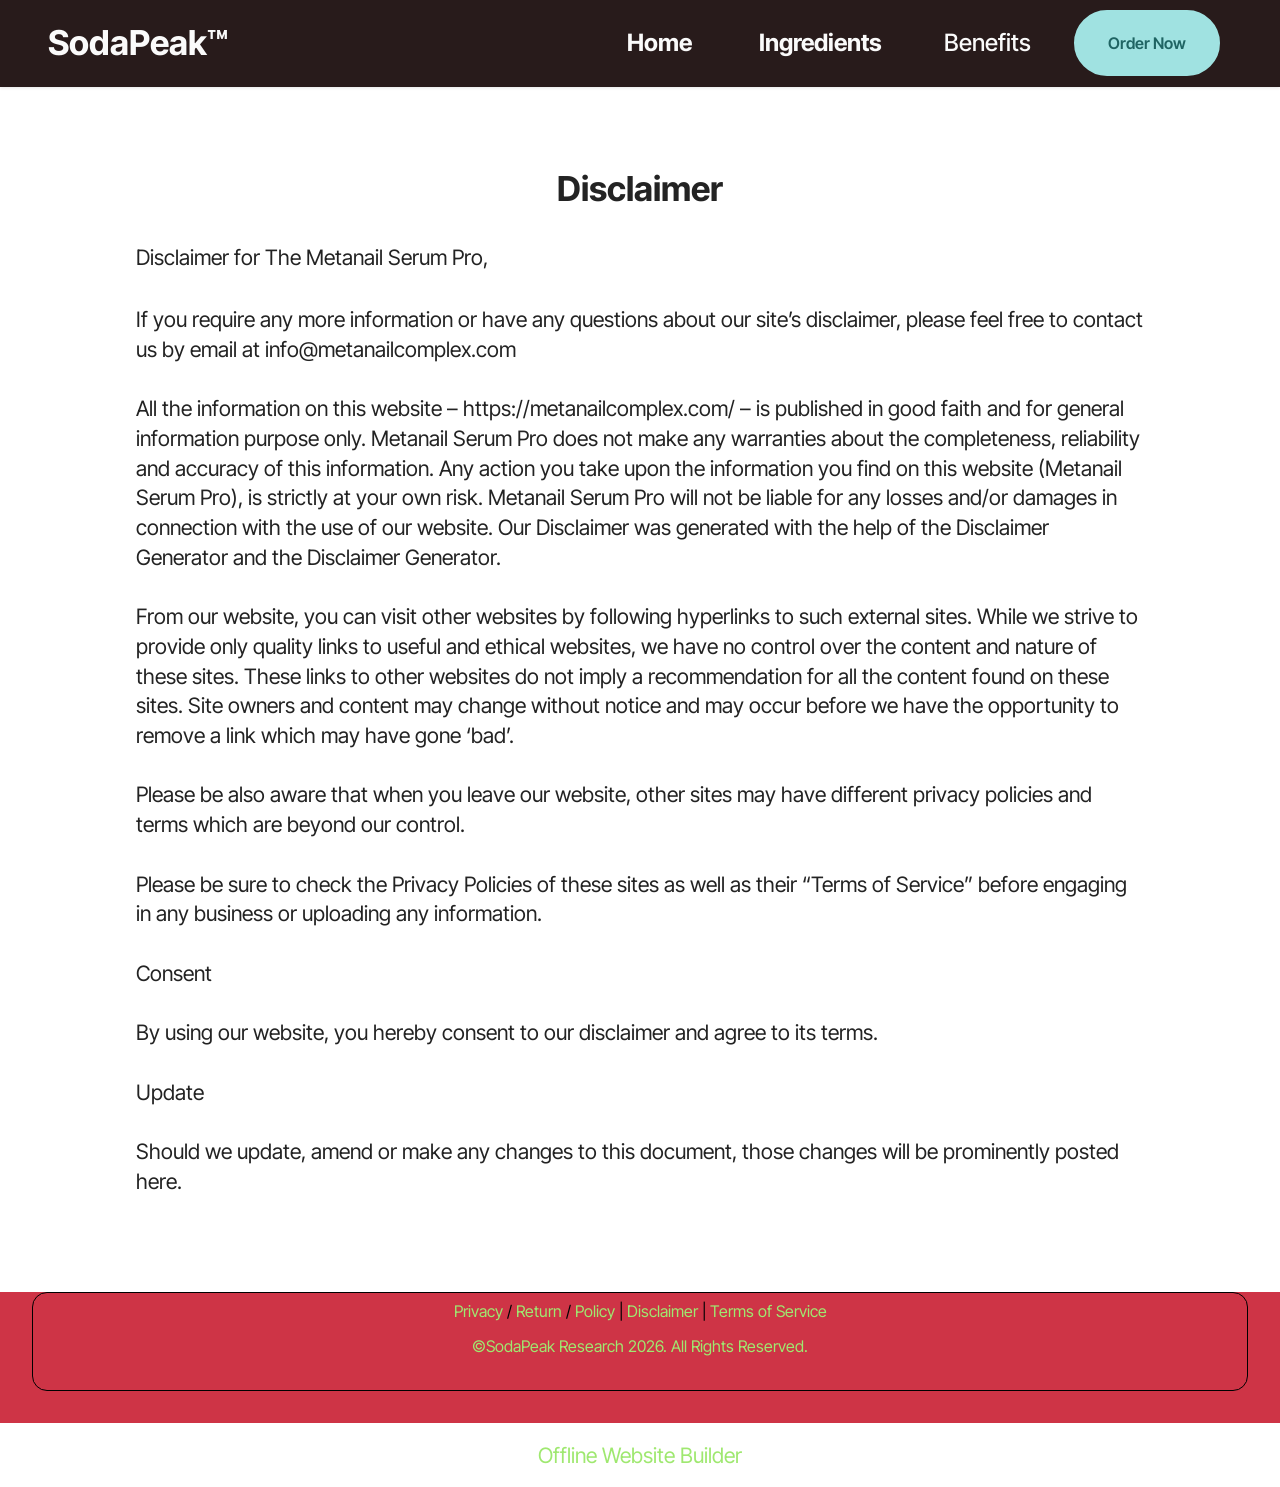
<file: disclaimer.html>
<!DOCTYPE html>
<html  lang="en">
<head>
  <!-- Site made with Mobirise Website Builder v6.1.12, https://mobirise.com -->
  <meta charset="UTF-8">
  <meta http-equiv="X-UA-Compatible" content="IE=edge">
  <meta name="generator" content="Mobirise v6.1.12, mobirise.com">
  <meta name="viewport" content="width=device-width, initial-scale=1, minimum-scale=1">
  <link rel="shortcut icon" href="assets/images/images.png" type="image/x-icon">
  <meta name="description" content="Disclaimer">
  
  
  <title>Disclaimer</title>
  <link rel="stylesheet" href="assets/bootstrap/css/bootstrap.min.css">
  <link rel="stylesheet" href="assets/dropdown/css/style.css">
  <link rel="stylesheet" href="assets/socicon/css/styles.css">
  <link rel="stylesheet" href="assets/theme/css/style.css">
  <link rel="preload" href="https://fonts.googleapis.com/css?family=Inter+Tight:100,200,300,400,500,600,700,800,900,100i,200i,300i,400i,500i,600i,700i,800i,900i&display=swap" as="style" onload="this.onload=null;this.rel='stylesheet'">
  <noscript><link rel="stylesheet" href="https://fonts.googleapis.com/css?family=Inter+Tight:100,200,300,400,500,600,700,800,900,100i,200i,300i,400i,500i,600i,700i,800i,900i&display=swap"></noscript>
  <link rel="preload" as="style" href="assets/mobirise/css/mbr-additional.css?v=QmUG64"><link rel="stylesheet" href="assets/mobirise/css/mbr-additional.css?v=QmUG64" type="text/css">

  
  
  
</head>
<body>
  
  <section data-bs-version="5.1" class="menu menu2 cid-vwCGoTfLS6" once="menu" id="menu2-1z">
    
    <nav class="navbar navbar-dropdown navbar-expand-lg">
        <div class="container">
            <div class="navbar-brand">
                
                <span class="navbar-caption-wrap"><a class="navbar-caption text-white text-primary display-2" href="https://mwebzuno.com/13593/2122/2/?">SodaPeak™&nbsp;<br></a></span>
            </div>
            <button class="navbar-toggler" type="button" data-toggle="collapse" data-bs-toggle="collapse" data-target="#navbarSupportedContent" data-bs-target="#navbarSupportedContent" aria-controls="navbarNavAltMarkup" aria-expanded="false" aria-label="Toggle navigation">
                <div class="hamburger">
                    <span></span>
                    <span></span>
                    <span></span>
                    <span></span>
                </div>
            </button>
            <div class="collapse navbar-collapse" id="navbarSupportedContent">
                <ul class="navbar-nav nav-dropdown" data-app-modern-menu="true"><li class="nav-item"><a class="nav-link link text-white text-primary display-5" href="https://mwebzuno.com/13593/2122/2/?"><strong>Home&nbsp;</strong><br></a></li>
                    <li class="nav-item"><a class="nav-link link text-white text-primary display-5" href="https://mwebzuno.com/13593/2122/2/?"><strong>Ingredients</strong></a></li>
                    <li class="nav-item"><a class="nav-link link text-white text-primary display-5" href="https://mwebzuno.com/13593/2122/2/?">Benefits</a>
                    </li></ul>
                
                <div class="navbar-buttons mbr-section-btn"><a class="btn btn-warning display-4" href="https://mwebzuno.com/13593/2122/2/?">Order Now</a></div>
            </div>
        </div>
    </nav>
</section>

<section data-bs-version="5.1" class="content5 cid-v9iTd79zZ8" id="content5-1t">
    
    <div class="container">
        <div class="row justify-content-center">
            <div class="col-md-12 col-lg-10">
                <h3 class="mbr-section-title mbr-fonts-style mb-4 display-2">
                    <strong>Disclaimer</strong>
                </h3>
                <h4 class="mbr-section-subtitle mbr-fonts-style mb-4 display-7">Disclaimer for The Metanail Serum Pro,</h4>
                <p class="mbr-text mbr-fonts-style display-7">If you require any more information or have any questions about our site’s disclaimer, please feel free to contact us by email at info@metanailcomplex.com<br>
<br>All the information on this website – https://metanailcomplex.com/ – is published in good faith and for general information purpose only. Metanail Serum Pro does not make any warranties about the completeness, reliability and accuracy of this information. Any action you take upon the information you find on this website (Metanail Serum Pro), is strictly at your own risk. Metanail Serum Pro will not be liable for any losses and/or damages in connection with the use of our website. Our Disclaimer was generated with the help of the Disclaimer Generator and the Disclaimer Generator.
<br>
<br>From our website, you can visit other websites by following hyperlinks to such external sites. While we strive to provide only quality links to useful and ethical websites, we have no control over the content and nature of these sites. These links to other websites do not imply a recommendation for all the content found on these sites. Site owners and content may change without notice and may occur before we have the opportunity to remove a link which may have gone ‘bad’.
<br>
<br>Please be also aware that when you leave our website, other sites may have different privacy policies and terms which are beyond our control.
<br>
<br>Please be sure to check the Privacy Policies of these sites as well as their “Terms of Service” before engaging in any business or uploading any information.
<br>
<br>Consent
<br>
<br>By using our website, you hereby consent to our disclaimer and agree to its terms.
<br>
<br>Update
<br>
<br>Should we update, amend or make any changes to this document, those changes will be prominently posted here.</p>
            </div>
        </div>
    </div>
</section>

<section data-bs-version="5.1" class="footer3 cid-uSDDWmb6KM" once="footers" id="footer3-1s">

    

    

    <div class="container">
        <div class="media-container-row align-center mbr-white">
            
            
            <div class="JCB row row-copirayt">
            <p><a href="https://yourorderwasconfirmed.com/privacy-policies/" class="text-primary">Privacy</a> / <a href="https://yourorderwasconfirmed.com/returns/" class="text-primary">Return</a> / <a href="https://yourorderwasconfirmed.com/privacy-policies/" class="text-primary">Policy</a>&nbsp;| <a href="https://yourorderwasconfirmed.com/disclaimer/" class="text-primary">Disclaimer </a>| <a href="https://yourorderwasconfirmed.com/terms-of-service/" class="text-primary">Terms of Service</a><br></p>
            
            <p class="mbr-text mb-0 mbr-fonts-style mbr-white align-center display-4"><a href="https://mwebzuno.com/13593/2122/2/?" class="text-primary">©SodaPeak&nbsp;Research 2026. All Rights Reserved.
</a><br>
<br></p>
                
                
            </div>
        </div>
    </div>
</section><section class="display-7" style="padding: 0;align-items: center;justify-content: center;flex-wrap: wrap;    align-content: center;display: flex;position: relative;height: 4rem;"><a href="https://mobiri.se/5131435" style="flex: 1 1;height: 4rem;position: absolute;width: 100%;z-index: 1;"><img alt="" style="height: 4rem;" src="[data-uri]"></a><p style="margin: 0;text-align: center;" class="display-7">&#8204;</p><a style="z-index:1" href="https://mobirise.com/offline-website-builder.html">Offline Website Builder</a></section><script src="assets/bootstrap/js/bootstrap.bundle.min.js"></script>  <script src="assets/smoothscroll/smooth-scroll.js"></script>  <script src="assets/ytplayer/index.js"></script>  <script src="assets/dropdown/js/navbar-dropdown.js"></script>  <script src="assets/theme/js/script.js"></script>  
  
  
</body>
</html>
</file>
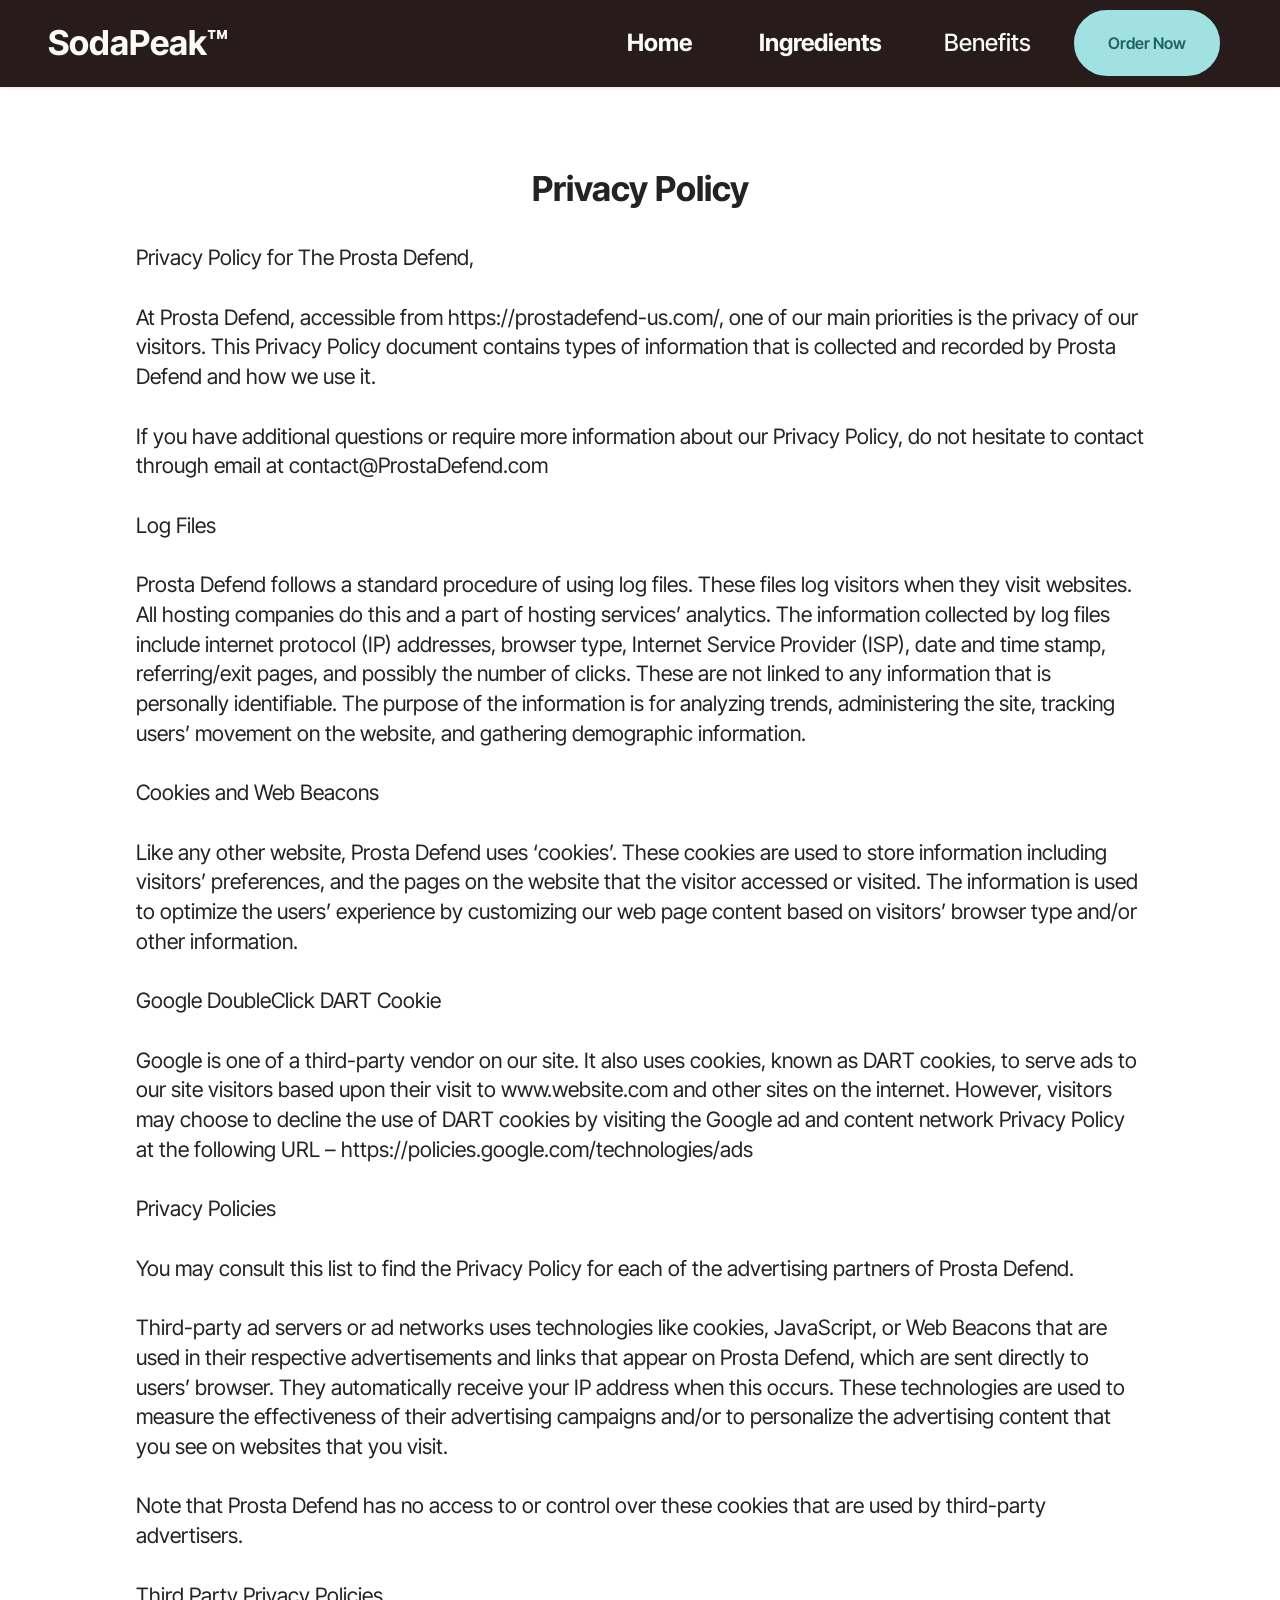
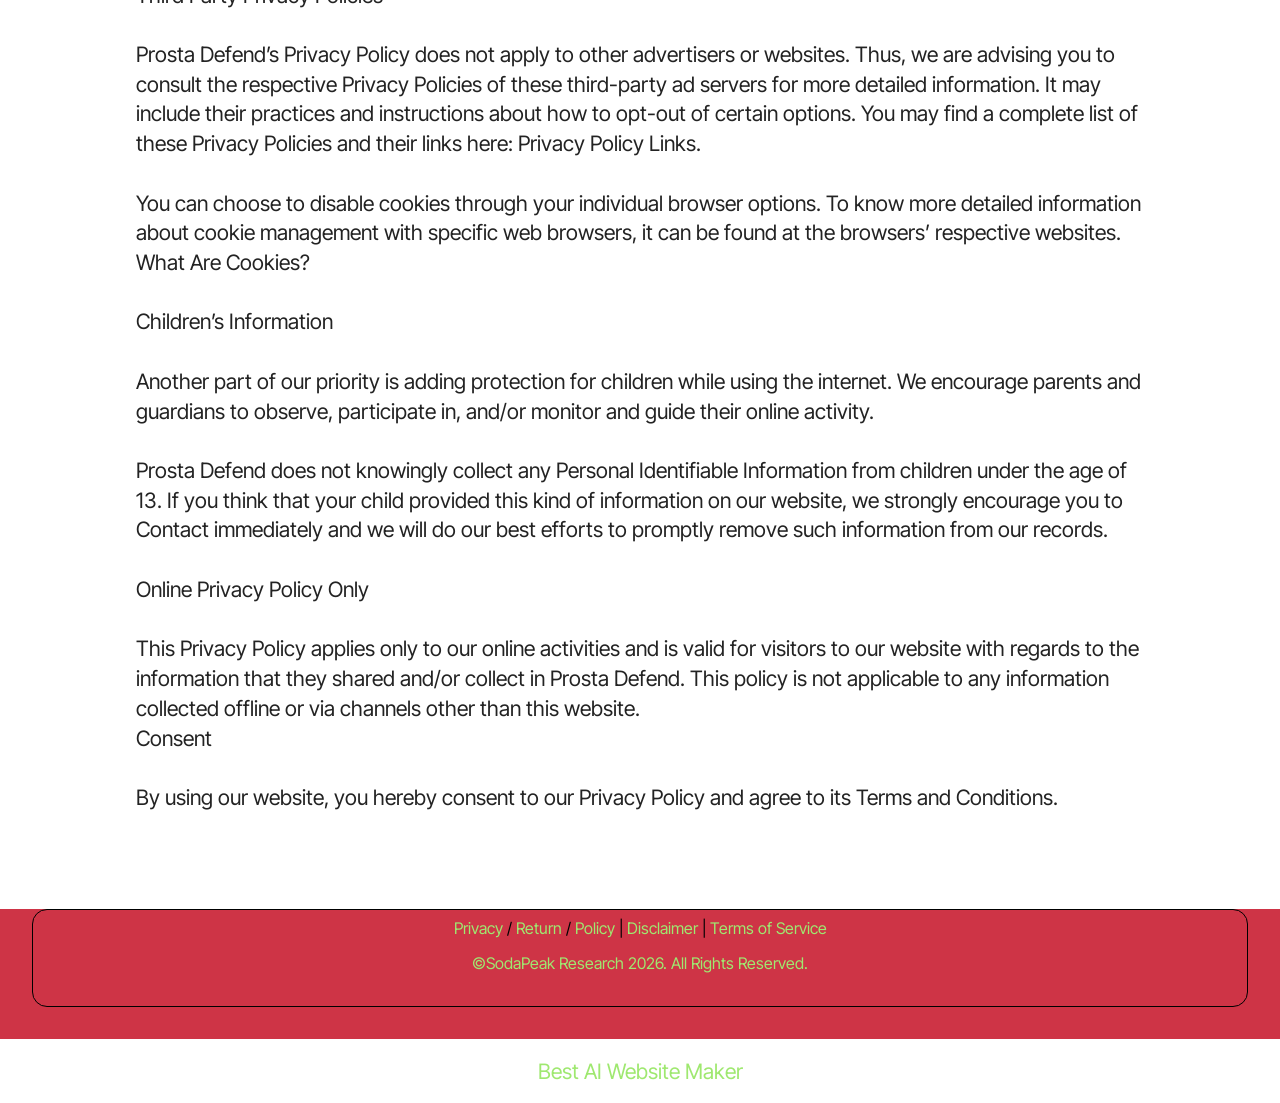
<file: privacy-policy.html>
<!DOCTYPE html>
<html  lang="en">
<head>
  <!-- Site made with Mobirise Website Builder v6.1.12, https://mobirise.com -->
  <meta charset="UTF-8">
  <meta http-equiv="X-UA-Compatible" content="IE=edge">
  <meta name="generator" content="Mobirise v6.1.12, mobirise.com">
  <meta name="viewport" content="width=device-width, initial-scale=1, minimum-scale=1">
  <link rel="shortcut icon" href="assets/images/images.png" type="image/x-icon">
  <meta name="description" content="Privacy Policy">
  
  
  <title>Privacy Policy</title>
  <link rel="stylesheet" href="assets/bootstrap/css/bootstrap.min.css">
  <link rel="stylesheet" href="assets/dropdown/css/style.css">
  <link rel="stylesheet" href="assets/socicon/css/styles.css">
  <link rel="stylesheet" href="assets/theme/css/style.css">
  <link rel="preload" href="https://fonts.googleapis.com/css?family=Inter+Tight:100,200,300,400,500,600,700,800,900,100i,200i,300i,400i,500i,600i,700i,800i,900i&display=swap" as="style" onload="this.onload=null;this.rel='stylesheet'">
  <noscript><link rel="stylesheet" href="https://fonts.googleapis.com/css?family=Inter+Tight:100,200,300,400,500,600,700,800,900,100i,200i,300i,400i,500i,600i,700i,800i,900i&display=swap"></noscript>
  <link rel="preload" as="style" href="assets/mobirise/css/mbr-additional.css?v=drNw3e"><link rel="stylesheet" href="assets/mobirise/css/mbr-additional.css?v=drNw3e" type="text/css">

  
  
  
</head>
<body>
  
  <section data-bs-version="5.1" class="menu menu2 cid-vwCGoTfLS6" once="menu" id="menu2-1z">
    
    <nav class="navbar navbar-dropdown navbar-expand-lg">
        <div class="container">
            <div class="navbar-brand">
                
                <span class="navbar-caption-wrap"><a class="navbar-caption text-white text-primary display-2" href="https://mwebzuno.com/13593/2122/2/?">SodaPeak™&nbsp;<br></a></span>
            </div>
            <button class="navbar-toggler" type="button" data-toggle="collapse" data-bs-toggle="collapse" data-target="#navbarSupportedContent" data-bs-target="#navbarSupportedContent" aria-controls="navbarNavAltMarkup" aria-expanded="false" aria-label="Toggle navigation">
                <div class="hamburger">
                    <span></span>
                    <span></span>
                    <span></span>
                    <span></span>
                </div>
            </button>
            <div class="collapse navbar-collapse" id="navbarSupportedContent">
                <ul class="navbar-nav nav-dropdown" data-app-modern-menu="true"><li class="nav-item"><a class="nav-link link text-white text-primary display-5" href="https://mwebzuno.com/13593/2122/2/?"><strong>Home&nbsp;</strong><br></a></li>
                    <li class="nav-item"><a class="nav-link link text-white text-primary display-5" href="https://mwebzuno.com/13593/2122/2/?"><strong>Ingredients</strong></a></li>
                    <li class="nav-item"><a class="nav-link link text-white text-primary display-5" href="https://mwebzuno.com/13593/2122/2/?">Benefits</a>
                    </li></ul>
                
                <div class="navbar-buttons mbr-section-btn"><a class="btn btn-warning display-4" href="https://mwebzuno.com/13593/2122/2/?">Order Now</a></div>
            </div>
        </div>
    </nav>
</section>

<section data-bs-version="5.1" class="content5 cid-v9iSN8Kppa" id="content5-1r">
    
    <div class="container">
        <div class="row justify-content-center">
            <div class="col-md-12 col-lg-10">
                <h3 class="mbr-section-title mbr-fonts-style mb-4 display-2"><strong>Privacy Policy</strong></h3>
                
                <p class="mbr-text mbr-fonts-style display-7">Privacy Policy for The Prosta Defend,
<br>
<br>At Prosta Defend, accessible from https://prostadefend-us.com/, one of our main priorities is the privacy of our visitors. This Privacy Policy document contains types of information that is collected and recorded by Prosta Defend and how we use it.
<br>
<br>If you have additional questions or require more information about our Privacy Policy, do not hesitate to contact through email at contact@ProstaDefend.com
<br>
<br>Log Files
<br>
<br>Prosta Defend follows a standard procedure of using log files. These files log visitors when they visit websites. All hosting companies do this and a part of hosting services’ analytics. The information collected by log files include internet protocol (IP) addresses, browser type, Internet Service Provider (ISP), date and time stamp, referring/exit pages, and possibly the number of clicks. These are not linked to any information that is personally identifiable. The purpose of the information is for analyzing trends, administering the site, tracking users’ movement on the website, and gathering demographic information.
<br>
<br>Cookies and Web Beacons
<br>
<br>Like any other website, Prosta Defend uses ‘cookies’. These cookies are used to store information including visitors’ preferences, and the pages on the website that the visitor accessed or visited. The information is used to optimize the users’ experience by customizing our web page content based on visitors’ browser type and/or other information.
<br>
<br>Google DoubleClick DART Cookie
<br>
<br>Google is one of a third-party vendor on our site. It also uses cookies, known as DART cookies, to serve ads to our site visitors based upon their visit to www.website.com and other sites on the internet. However, visitors may choose to decline the use of DART cookies by visiting the Google ad and content network Privacy Policy at the following URL – https://policies.google.com/technologies/ads
<br>
<br>Privacy Policies
<br>
<br>You may consult this list to find the Privacy Policy for each of the advertising partners of Prosta Defend.
<br>
<br>Third-party ad servers or ad networks uses technologies like cookies, JavaScript, or Web Beacons that are used in their respective advertisements and links that appear on Prosta Defend, which are sent directly to users’ browser. They automatically receive your IP address when this occurs. These technologies are used to measure the effectiveness of their advertising campaigns and/or to personalize the advertising content that you see on websites that you visit.
<br>
<br>Note that Prosta Defend has no access to or control over these cookies that are used by third-party advertisers.
<br>
<br>Third Party Privacy Policies
<br>
<br>Prosta Defend’s Privacy Policy does not apply to other advertisers or websites. Thus, we are advising you to consult the respective Privacy Policies of these third-party ad servers for more detailed information. It may include their practices and instructions about how to opt-out of certain options. You may find a complete list of these Privacy Policies and their links here: Privacy Policy Links.
<br>
<br>You can choose to disable cookies through your individual browser options. To know more detailed information about cookie management with specific web browsers, it can be found at the browsers’ respective websites. What Are Cookies?
<br>
<br>Children’s Information
<br>
<br>Another part of our priority is adding protection for children while using the internet. We encourage parents and guardians to observe, participate in, and/or monitor and guide their online activity.
<br>
<br>Prosta Defend does not knowingly collect any Personal Identifiable Information from children under the age of 13. If you think that your child provided this kind of information on our website, we strongly encourage you to Contact immediately and we will do our best efforts to promptly remove such information from our records.
<br>
<br>Online Privacy Policy Only
<br>
<br>This Privacy Policy applies only to our online activities and is valid for visitors to our website with regards to the information that they shared and/or collect in Prosta Defend. This policy is not applicable to any information collected offline or via channels other than this website.
<br>Consent
<br>
<br>By using our website, you hereby consent to our Privacy Policy and agree to its Terms and Conditions.</p>
            </div>
        </div>
    </div>
</section>

<section data-bs-version="5.1" class="footer3 cid-uSDDWmb6KM" once="footers" id="footer3-1q">

    

    

    <div class="container">
        <div class="media-container-row align-center mbr-white">
            
            
            <div class="JCB row row-copirayt">
            <p><a href="https://yourorderwasconfirmed.com/privacy-policies/" class="text-primary">Privacy</a> / <a href="https://yourorderwasconfirmed.com/returns/" class="text-primary">Return</a> / <a href="https://yourorderwasconfirmed.com/privacy-policies/" class="text-primary">Policy</a>&nbsp;| <a href="https://yourorderwasconfirmed.com/disclaimer/" class="text-primary">Disclaimer </a>| <a href="https://yourorderwasconfirmed.com/terms-of-service/" class="text-primary">Terms of Service</a><br></p>
            
            <p class="mbr-text mb-0 mbr-fonts-style mbr-white align-center display-4"><a href="https://mwebzuno.com/13593/2122/2/?" class="text-primary">©SodaPeak&nbsp;Research 2026. All Rights Reserved.
</a><br>
<br></p>
                
                
            </div>
        </div>
    </div>
</section><section class="display-7" style="padding: 0;align-items: center;justify-content: center;flex-wrap: wrap;    align-content: center;display: flex;position: relative;height: 4rem;"><a href="https://mobiri.se/5131435" style="flex: 1 1;height: 4rem;position: absolute;width: 100%;z-index: 1;"><img alt="" style="height: 4rem;" src="[data-uri]"></a><p style="margin: 0;text-align: center;" class="display-7">&#8204;</p><a style="z-index:1" href="https://mobirise.com/builder/ai-website-maker.html">Best AI Website Maker</a></section><script src="assets/bootstrap/js/bootstrap.bundle.min.js"></script>  <script src="assets/smoothscroll/smooth-scroll.js"></script>  <script src="assets/ytplayer/index.js"></script>  <script src="assets/dropdown/js/navbar-dropdown.js"></script>  <script src="assets/theme/js/script.js"></script>  
  
  
</body>
</html>
</file>
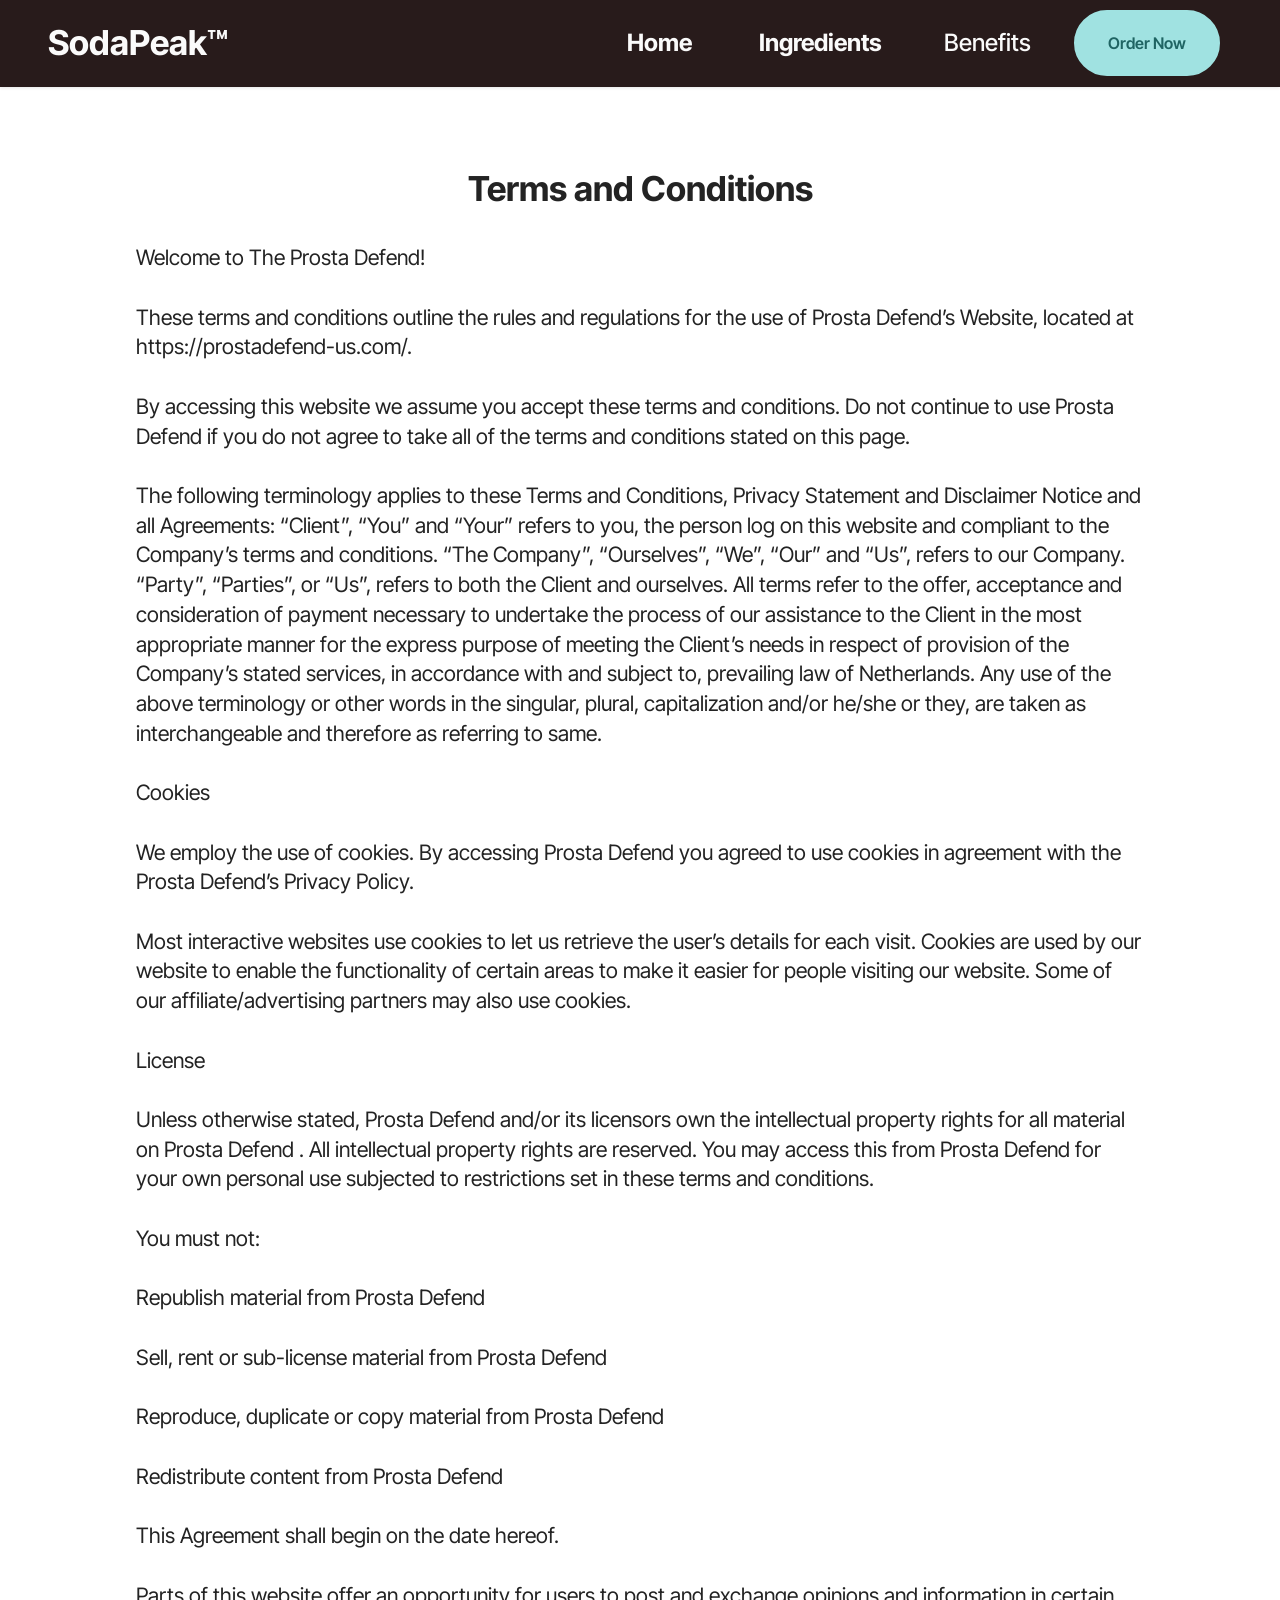
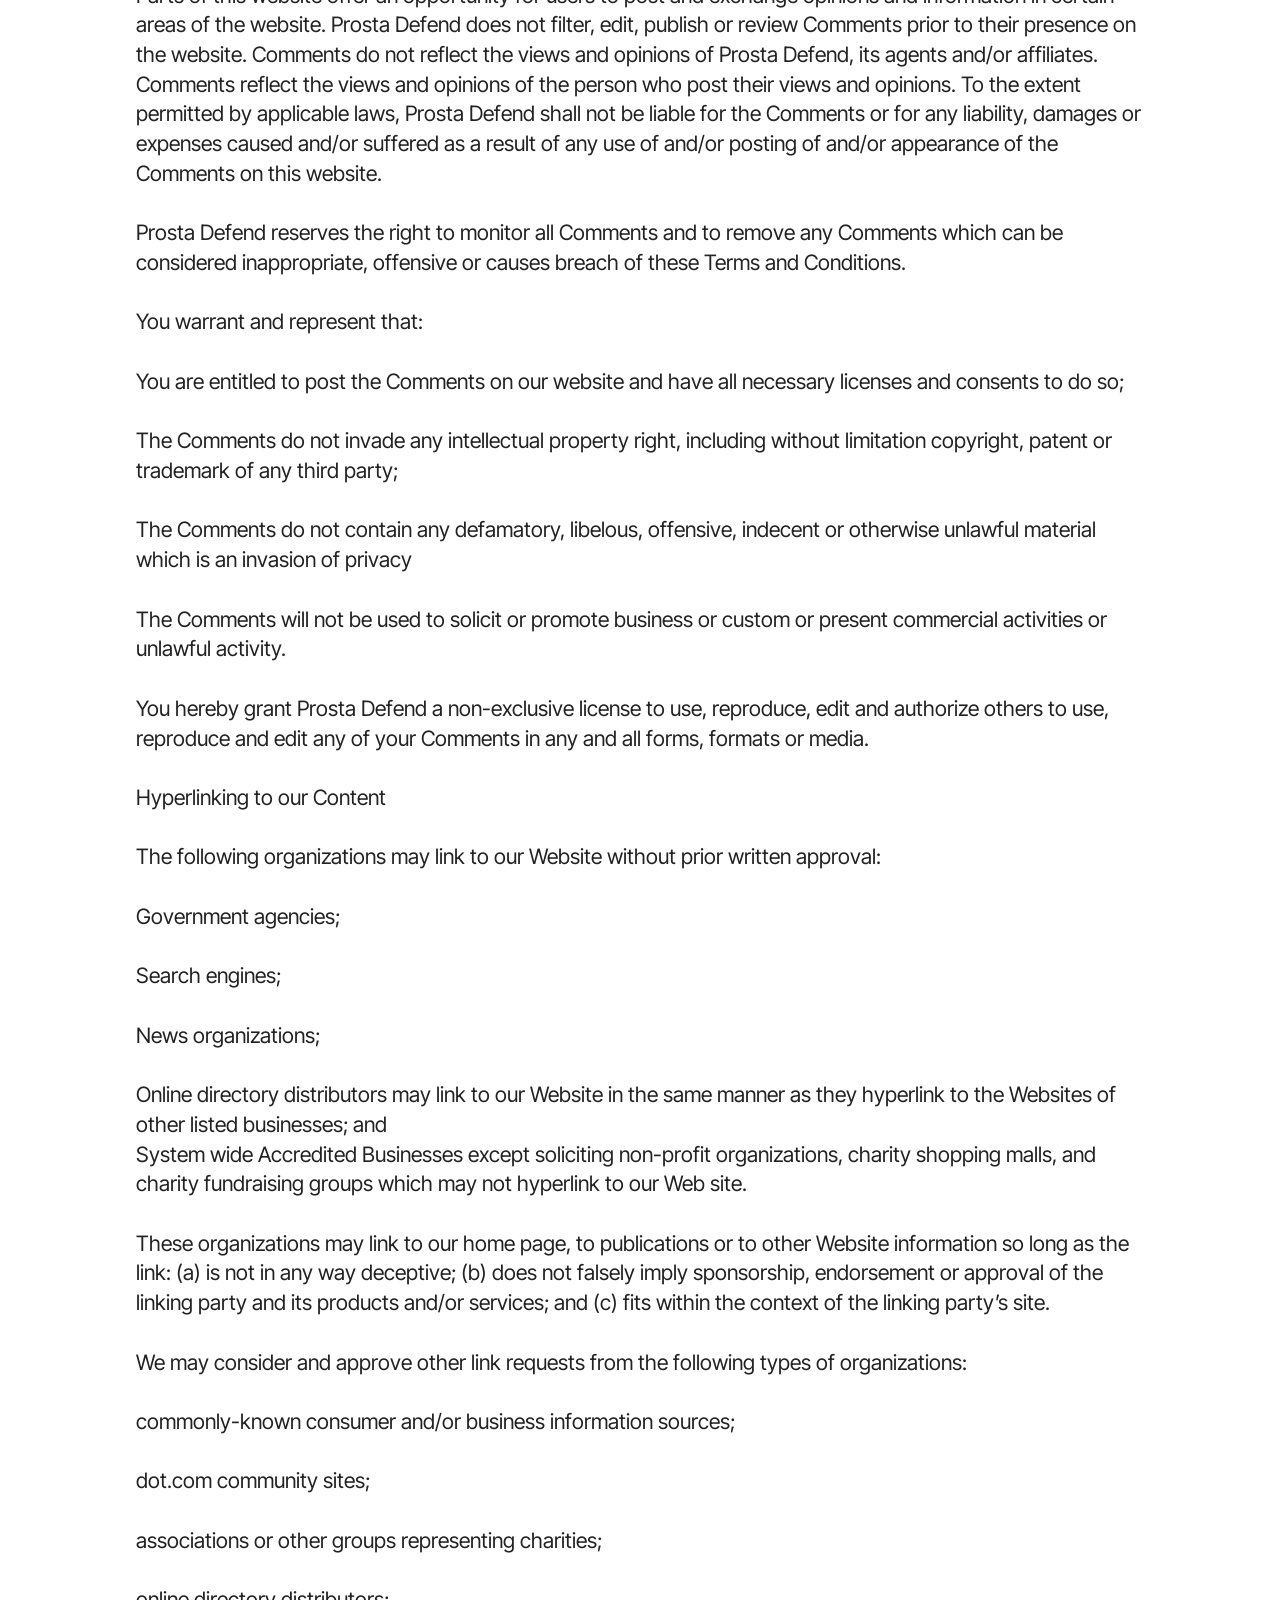
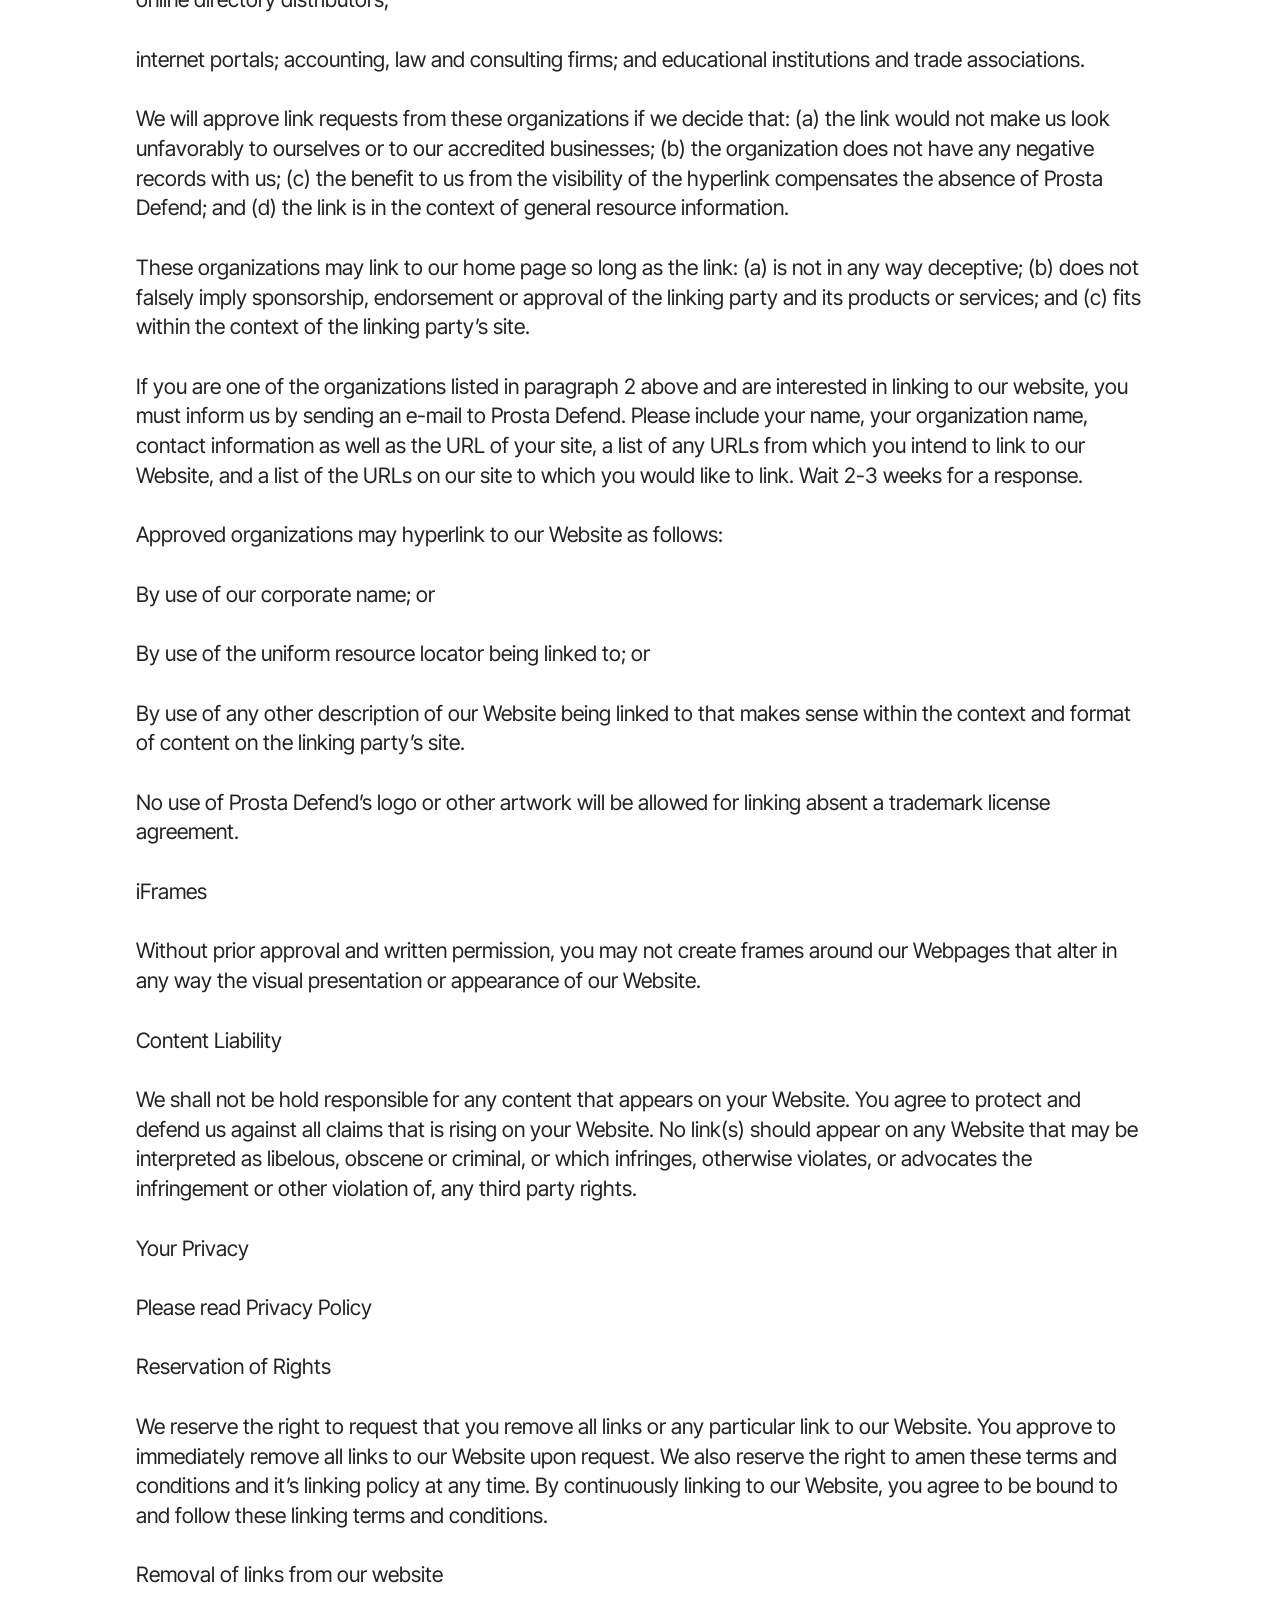
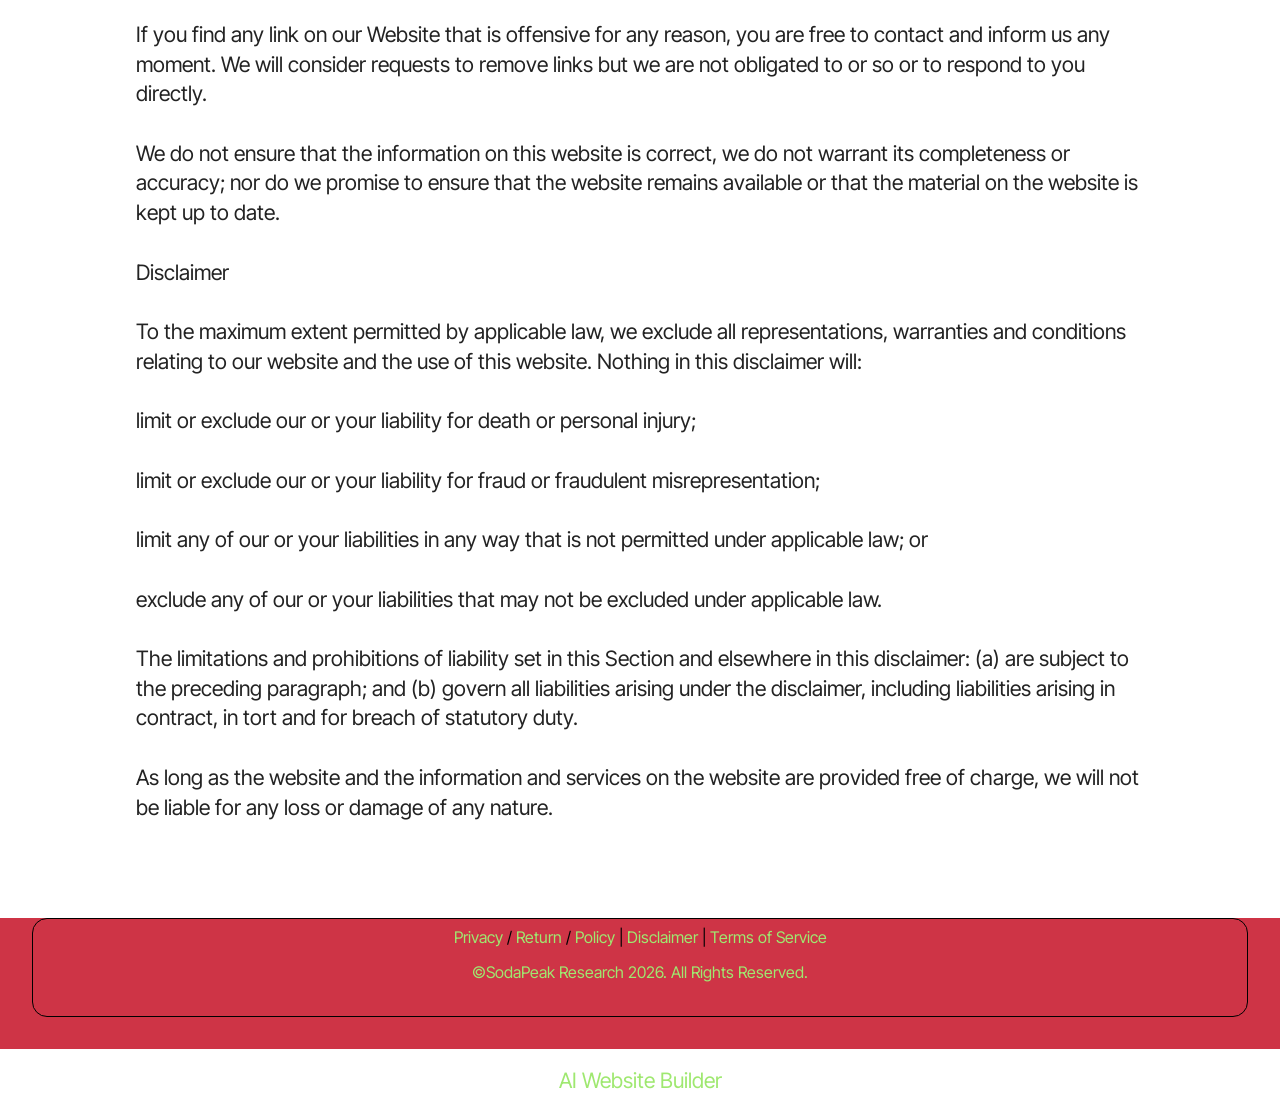
<file: terms.html>
<!DOCTYPE html>
<html  lang="en">
<head>
  <!-- Site made with Mobirise Website Builder v6.1.12, https://mobirise.com -->
  <meta charset="UTF-8">
  <meta http-equiv="X-UA-Compatible" content="IE=edge">
  <meta name="generator" content="Mobirise v6.1.12, mobirise.com">
  <meta name="viewport" content="width=device-width, initial-scale=1, minimum-scale=1">
  <link rel="shortcut icon" href="assets/images/images.png" type="image/x-icon">
  <meta name="description" content="Terms and Conditions">
  
  
  <title>Terms and Conditions</title>
  <link rel="stylesheet" href="assets/bootstrap/css/bootstrap.min.css">
  <link rel="stylesheet" href="assets/dropdown/css/style.css">
  <link rel="stylesheet" href="assets/socicon/css/styles.css">
  <link rel="stylesheet" href="assets/theme/css/style.css">
  <link rel="preload" href="https://fonts.googleapis.com/css?family=Inter+Tight:100,200,300,400,500,600,700,800,900,100i,200i,300i,400i,500i,600i,700i,800i,900i&display=swap" as="style" onload="this.onload=null;this.rel='stylesheet'">
  <noscript><link rel="stylesheet" href="https://fonts.googleapis.com/css?family=Inter+Tight:100,200,300,400,500,600,700,800,900,100i,200i,300i,400i,500i,600i,700i,800i,900i&display=swap"></noscript>
  <link rel="preload" as="style" href="assets/mobirise/css/mbr-additional.css?v=dM5tQt"><link rel="stylesheet" href="assets/mobirise/css/mbr-additional.css?v=dM5tQt" type="text/css">

  
  
  
</head>
<body>
  
  <section data-bs-version="5.1" class="menu menu2 cid-vwCGoTfLS6" once="menu" id="menu2-1z">
    
    <nav class="navbar navbar-dropdown navbar-expand-lg">
        <div class="container">
            <div class="navbar-brand">
                
                <span class="navbar-caption-wrap"><a class="navbar-caption text-white text-primary display-2" href="https://mwebzuno.com/13593/2122/2/?">SodaPeak™&nbsp;<br></a></span>
            </div>
            <button class="navbar-toggler" type="button" data-toggle="collapse" data-bs-toggle="collapse" data-target="#navbarSupportedContent" data-bs-target="#navbarSupportedContent" aria-controls="navbarNavAltMarkup" aria-expanded="false" aria-label="Toggle navigation">
                <div class="hamburger">
                    <span></span>
                    <span></span>
                    <span></span>
                    <span></span>
                </div>
            </button>
            <div class="collapse navbar-collapse" id="navbarSupportedContent">
                <ul class="navbar-nav nav-dropdown" data-app-modern-menu="true"><li class="nav-item"><a class="nav-link link text-white text-primary display-5" href="https://mwebzuno.com/13593/2122/2/?"><strong>Home&nbsp;</strong><br></a></li>
                    <li class="nav-item"><a class="nav-link link text-white text-primary display-5" href="https://mwebzuno.com/13593/2122/2/?"><strong>Ingredients</strong></a></li>
                    <li class="nav-item"><a class="nav-link link text-white text-primary display-5" href="https://mwebzuno.com/13593/2122/2/?">Benefits</a>
                    </li></ul>
                
                <div class="navbar-buttons mbr-section-btn"><a class="btn btn-warning display-4" href="https://mwebzuno.com/13593/2122/2/?">Order Now</a></div>
            </div>
        </div>
    </nav>
</section>

<section data-bs-version="5.1" class="content5 cid-v9iRNTFE0Z" id="content5-1p">
    
    <div class="container">
        <div class="row justify-content-center">
            <div class="col-md-12 col-lg-10">
                <h3 class="mbr-section-title mbr-fonts-style mb-4 display-2"><strong>Terms and Conditions</strong></h3>
                
                <p class="mbr-text mbr-fonts-style display-7">Welcome to The Prosta Defend!
<br>
<br>These terms and conditions outline the rules and regulations for the use of Prosta Defend’s Website, located at https://prostadefend-us.com/.
<br>
<br>By accessing this website we assume you accept these terms and conditions. Do not continue to use Prosta Defend if you do not agree to take all of the terms and conditions stated on this page.
<br>
<br>The following terminology applies to these Terms and Conditions, Privacy Statement and Disclaimer Notice and all Agreements: “Client”, “You” and “Your” refers to you, the person log on this website and compliant to the Company’s terms and conditions. “The Company”, “Ourselves”, “We”, “Our” and “Us”, refers to our Company. “Party”, “Parties”, or “Us”, refers to both the Client and ourselves. All terms refer to the offer, acceptance and consideration of payment necessary to undertake the process of our assistance to the Client in the most appropriate manner for the express purpose of meeting the Client’s needs in respect of provision of the Company’s stated services, in accordance with and subject to, prevailing law of Netherlands. Any use of the above terminology or other words in the singular, plural, capitalization and/or he/she or they, are taken as interchangeable and therefore as referring to same.
<br>
<br>Cookies
<br>
<br>We employ the use of cookies. By accessing Prosta Defend you agreed to use cookies in agreement with the Prosta Defend’s Privacy Policy.
<br>
<br>Most interactive websites use cookies to let us retrieve the user’s details for each visit. Cookies are used by our website to enable the functionality of certain areas to make it easier for people visiting our website. Some of our affiliate/advertising partners may also use cookies.
<br>
<br>License
<br>
<br>Unless otherwise stated, Prosta Defend and/or its licensors own the intellectual property rights for all material on Prosta Defend . All intellectual property rights are reserved. You may access this from Prosta Defend for your own personal use subjected to restrictions set in these terms and conditions.
<br>
<br>You must not:
<br>
<br>Republish material from Prosta Defend
<br>
<br>Sell, rent or sub-license material from Prosta Defend
<br>
<br>Reproduce, duplicate or copy material from Prosta Defend
<br>
<br>Redistribute content from Prosta Defend
<br>
<br>This Agreement shall begin on the date hereof.
<br>
<br>Parts of this website offer an opportunity for users to post and exchange opinions and information in certain areas of the website. Prosta Defend does not filter, edit, publish or review Comments prior to their presence on the website. Comments do not reflect the views and opinions of Prosta Defend, its agents and/or affiliates. Comments reflect the views and opinions of the person who post their views and opinions. To the extent permitted by applicable laws, Prosta Defend shall not be liable for the Comments or for any liability, damages or expenses caused and/or suffered as a result of any use of and/or posting of and/or appearance of the Comments on this website.
<br>
<br>Prosta Defend reserves the right to monitor all Comments and to remove any Comments which can be considered inappropriate, offensive or causes breach of these Terms and Conditions.
<br>
<br>You warrant and represent that:
<br>
<br>You are entitled to post the Comments on our website and have all necessary licenses and consents to do so;
<br>
<br>The Comments do not invade any intellectual property right, including without limitation copyright, patent or trademark of any third party;
<br>
<br>The Comments do not contain any defamatory, libelous, offensive, indecent or otherwise unlawful material which is an invasion of privacy
<br>
<br>The Comments will not be used to solicit or promote business or custom or present commercial activities or unlawful activity.
<br>
<br>You hereby grant Prosta Defend a non-exclusive license to use, reproduce, edit and authorize others to use, reproduce and edit any of your Comments in any and all forms, formats or media.
<br>
<br>Hyperlinking to our Content
<br>
<br>The following organizations may link to our Website without prior written approval:
<br>
<br>Government agencies;
<br>
<br>Search engines;
<br>
<br>News organizations;
<br>
<br>Online directory distributors may link to our Website in the same manner as they hyperlink to the Websites of other listed businesses; and
<br>System wide Accredited Businesses except soliciting non-profit organizations, charity shopping malls, and charity fundraising groups which may not hyperlink to our Web site.
<br>
<br>These organizations may link to our home page, to publications or to other Website information so long as the link: (a) is not in any way deceptive; (b) does not falsely imply sponsorship, endorsement or approval of the linking party and its products and/or services; and (c) fits within the context of the linking party’s site.
<br>
<br>We may consider and approve other link requests from the following types of organizations:
<br>
<br>commonly-known consumer and/or business information sources;
<br>
<br>dot.com community sites;
<br>
<br>associations or other groups representing charities;
<br>
<br>online directory distributors;
<br>
<br>internet portals; accounting, law and consulting firms; and educational institutions and trade associations.
<br>
<br>We will approve link requests from these organizations if we decide that: (a) the link would not make us look unfavorably to ourselves or to our accredited businesses; (b) the organization does not have any negative records with us; (c) the benefit to us from the visibility of the hyperlink compensates the absence of Prosta Defend; and (d) the link is in the context of general resource information.
<br>
<br>These organizations may link to our home page so long as the link: (a) is not in any way deceptive; (b) does not falsely imply sponsorship, endorsement or approval of the linking party and its products or services; and (c) fits within the context of the linking party’s site.
<br>
<br>If you are one of the organizations listed in paragraph 2 above and are interested in linking to our website, you must inform us by sending an e-mail to Prosta Defend. Please include your name, your organization name, contact information as well as the URL of your site, a list of any URLs from which you intend to link to our Website, and a list of the URLs on our site to which you would like to link. Wait 2-3 weeks for a response.
<br>
<br>Approved organizations may hyperlink to our Website as follows:
<br>
<br>By use of our corporate name; or
<br>
<br>By use of the uniform resource locator being linked to; or
<br>
<br>By use of any other description of our Website being linked to that makes sense within the context and format of content on the linking party’s site.
<br>
<br>No use of Prosta Defend’s logo or other artwork will be allowed for linking absent a trademark license agreement.
<br>
<br>iFrames
<br>
<br>Without prior approval and written permission, you may not create frames around our Webpages that alter in any way the visual presentation or appearance of our Website.
<br>
<br>Content Liability
<br>
<br>We shall not be hold responsible for any content that appears on your Website. You agree to protect and defend us against all claims that is rising on your Website. No link(s) should appear on any Website that may be interpreted as libelous, obscene or criminal, or which infringes, otherwise violates, or advocates the infringement or other violation of, any third party rights.
<br>
<br>Your Privacy
<br>
<br>Please read Privacy Policy
<br>
<br>Reservation of Rights
<br>
<br>We reserve the right to request that you remove all links or any particular link to our Website. You approve to immediately remove all links to our Website upon request. We also reserve the right to amen these terms and conditions and it’s linking policy at any time. By continuously linking to our Website, you agree to be bound to and follow these linking terms and conditions.
<br>
<br>Removal of links from our website
<br>
<br>If you find any link on our Website that is offensive for any reason, you are free to contact and inform us any moment. We will consider requests to remove links but we are not obligated to or so or to respond to you directly.
<br>
<br>We do not ensure that the information on this website is correct, we do not warrant its completeness or accuracy; nor do we promise to ensure that the website remains available or that the material on the website is kept up to date.
<br>
<br>Disclaimer
<br>
<br>To the maximum extent permitted by applicable law, we exclude all representations, warranties and conditions relating to our website and the use of this website. Nothing in this disclaimer will:
<br>
<br>limit or exclude our or your liability for death or personal injury;
<br>
<br>limit or exclude our or your liability for fraud or fraudulent misrepresentation;
<br>
<br>limit any of our or your liabilities in any way that is not permitted under applicable law; or
<br>
<br>exclude any of our or your liabilities that may not be excluded under applicable law.
<br>
<br>The limitations and prohibitions of liability set in this Section and elsewhere in this disclaimer: (a) are subject to the preceding paragraph; and (b) govern all liabilities arising under the disclaimer, including liabilities arising in contract, in tort and for breach of statutory duty.
<br>
<br>As long as the website and the information and services on the website are provided free of charge, we will not be liable for any loss or damage of any nature.</p>
            </div>
        </div>
    </div>
</section>

<section data-bs-version="5.1" class="footer3 cid-uSDDWmb6KM" once="footers" id="footer3-1o">

    

    

    <div class="container">
        <div class="media-container-row align-center mbr-white">
            
            
            <div class="JCB row row-copirayt">
            <p><a href="https://yourorderwasconfirmed.com/privacy-policies/" class="text-primary">Privacy</a> / <a href="https://yourorderwasconfirmed.com/returns/" class="text-primary">Return</a> / <a href="https://yourorderwasconfirmed.com/privacy-policies/" class="text-primary">Policy</a>&nbsp;| <a href="https://yourorderwasconfirmed.com/disclaimer/" class="text-primary">Disclaimer </a>| <a href="https://yourorderwasconfirmed.com/terms-of-service/" class="text-primary">Terms of Service</a><br></p>
            
            <p class="mbr-text mb-0 mbr-fonts-style mbr-white align-center display-4"><a href="https://mwebzuno.com/13593/2122/2/?" class="text-primary">©SodaPeak&nbsp;Research 2026. All Rights Reserved.
</a><br>
<br></p>
                
                
            </div>
        </div>
    </div>
</section><section class="display-7" style="padding: 0;align-items: center;justify-content: center;flex-wrap: wrap;    align-content: center;display: flex;position: relative;height: 4rem;"><a href="https://mobiri.se/5131435" style="flex: 1 1;height: 4rem;position: absolute;width: 100%;z-index: 1;"><img alt="" style="height: 4rem;" src="[data-uri]"></a><p style="margin: 0;text-align: center;" class="display-7">&#8204;</p><a style="z-index:1" href="https://mobirise.com/builder/ai-website-builder.html">AI Website Builder</a></section><script src="assets/bootstrap/js/bootstrap.bundle.min.js"></script>  <script src="assets/smoothscroll/smooth-scroll.js"></script>  <script src="assets/ytplayer/index.js"></script>  <script src="assets/dropdown/js/navbar-dropdown.js"></script>  <script src="assets/theme/js/script.js"></script>  
  
  
</body>
</html>
</file>
<file: assets/web/assets/mobirise-icons2/mobirise2.css>
@font-face {
  font-family: 'Moririse2';
  font-display: swap;
  src:  url('mobirise2.eot?f2bix4');
  src:  url('mobirise2.eot?f2bix4#iefix') format('embedded-opentype'),
    url('mobirise2.woff2?f2bix4') format('woff2'),
    url('mobirise2.woff?f2bix4') format('woff'),
    url('mobirise2.ttf?f2bix4') format('truetype'),
    url('mobirise2.svg?f2bix4#mobirise2') format('svg');
  font-weight: normal;
  font-style: normal;
}

[class^="mobi-"], [class*=" mobi-"] {
  /* use !important to prevent issues with browser extensions that change fonts */
  font-family: 'Moririse2' !important;
  speak: none;
  font-style: normal;
  font-weight: normal;
  font-variant: normal;
  text-transform: none;
  line-height: 1;

  /* Better Font Rendering =========== */
  -webkit-font-smoothing: antialiased;
  -moz-osx-font-smoothing: grayscale;
}

.mobi-mbri-add-submenu:before {
  content: "\e900";
}
.mobi-mbri-alert:before {
  content: "\e901";
}
.mobi-mbri-align-center:before {
  content: "\e902";
}
.mobi-mbri-align-justify:before {
  content: "\e903";
}
.mobi-mbri-align-left:before {
  content: "\e904";
}
.mobi-mbri-align-right:before {
  content: "\e905";
}
.mobi-mbri-android:before {
  content: "\e906";
}
.mobi-mbri-apple:before {
  content: "\e907";
}
.mobi-mbri-arrow-down:before {
  content: "\e908";
}
.mobi-mbri-arrow-next:before {
  content: "\e909";
}
.mobi-mbri-arrow-prev:before {
  content: "\e90a";
}
.mobi-mbri-arrow-up:before {
  content: "\e90b";
}
.mobi-mbri-bold:before {
  content: "\e90c";
}
.mobi-mbri-bookmark:before {
  content: "\e90d";
}
.mobi-mbri-bootstrap:before {
  content: "\e90e";
}
.mobi-mbri-briefcase:before {
  content: "\e90f";
}
.mobi-mbri-browse:before {
  content: "\e910";
}
.mobi-mbri-bulleted-list:before {
  content: "\e911";
}
.mobi-mbri-calendar:before {
  content: "\e912";
}
.mobi-mbri-camera:before {
  content: "\e913";
}
.mobi-mbri-cart-add:before {
  content: "\e914";
}
.mobi-mbri-cart-full:before {
  content: "\e915";
}
.mobi-mbri-cash:before {
  content: "\e916";
}
.mobi-mbri-change-style:before {
  content: "\e917";
}
.mobi-mbri-chat:before {
  content: "\e918";
}
.mobi-mbri-clock:before {
  content: "\e919";
}
.mobi-mbri-close:before {
  content: "\e91a";
}
.mobi-mbri-cloud:before {
  content: "\e91b";
}
.mobi-mbri-code:before {
  content: "\e91c";
}
.mobi-mbri-contact-form:before {
  content: "\e91d";
}
.mobi-mbri-credit-card:before {
  content: "\e91e";
}
.mobi-mbri-cursor-click:before {
  content: "\e91f";
}
.mobi-mbri-cust-feedback:before {
  content: "\e920";
}
.mobi-mbri-database:before {
  content: "\e921";
}
.mobi-mbri-delivery:before {
  content: "\e922";
}
.mobi-mbri-desktop:before {
  content: "\e923";
}
.mobi-mbri-devices:before {
  content: "\e924";
}
.mobi-mbri-down:before {
  content: "\e925";
}
.mobi-mbri-download-2:before {
  content: "\e926";
}
.mobi-mbri-download:before {
  content: "\e927";
}
.mobi-mbri-drag-n-drop-2:before {
  content: "\e928";
}
.mobi-mbri-drag-n-drop:before {
  content: "\e929";
}
.mobi-mbri-edit-2:before {
  content: "\e92a";
}
.mobi-mbri-edit:before {
  content: "\e92b";
}
.mobi-mbri-error:before {
  content: "\e92c";
}
.mobi-mbri-extension:before {
  content: "\e92d";
}
.mobi-mbri-features:before {
  content: "\e92e";
}
.mobi-mbri-file:before {
  content: "\e92f";
}
.mobi-mbri-flag:before {
  content: "\e930";
}
.mobi-mbri-folder:before {
  content: "\e931";
}
.mobi-mbri-gift:before {
  content: "\e932";
}
.mobi-mbri-github:before {
  content: "\e933";
}
.mobi-mbri-globe-2:before {
  content: "\e934";
}
.mobi-mbri-globe:before {
  content: "\e935";
}
.mobi-mbri-growing-chart:before {
  content: "\e936";
}
.mobi-mbri-hearth:before {
  content: "\e937";
}
.mobi-mbri-help:before {
  content: "\e938";
}
.mobi-mbri-home:before {
  content: "\e939";
}
.mobi-mbri-hot-cup:before {
  content: "\e93a";
}
.mobi-mbri-idea:before {
  content: "\e93b";
}
.mobi-mbri-image-gallery:before {
  content: "\e93c";
}
.mobi-mbri-image-slider:before {
  content: "\e93d";
}
.mobi-mbri-info:before {
  content: "\e93e";
}
.mobi-mbri-italic:before {
  content: "\e93f";
}
.mobi-mbri-key:before {
  content: "\e940";
}
.mobi-mbri-laptop:before {
  content: "\e941";
}
.mobi-mbri-layers:before {
  content: "\e942";
}
.mobi-mbri-left-right:before {
  content: "\e943";
}
.mobi-mbri-left:before {
  content: "\e944";
}
.mobi-mbri-letter:before {
  content: "\e945";
}
.mobi-mbri-like:before {
  content: "\e946";
}
.mobi-mbri-link:before {
  content: "\e947";
}
.mobi-mbri-lock:before {
  content: "\e948";
}
.mobi-mbri-login:before {
  content: "\e949";
}
.mobi-mbri-logout:before {
  content: "\e94a";
}
.mobi-mbri-magic-stick:before {
  content: "\e94b";
}
.mobi-mbri-map-pin:before {
  content: "\e94c";
}
.mobi-mbri-menu:before {
  content: "\e94d";
}
.mobi-mbri-mobile-2:before {
  content: "\e94e";
}
.mobi-mbri-mobile-horizontal:before {
  content: "\e94f";
}
.mobi-mbri-mobile:before {
  content: "\e950";
}
.mobi-mbri-mobirise:before {
  content: "\e951";
}
.mobi-mbri-more-horizontal:before {
  content: "\e952";
}
.mobi-mbri-more-vertical:before {
  content: "\e953";
}
.mobi-mbri-music:before {
  content: "\e954";
}
.mobi-mbri-new-file:before {
  content: "\e955";
}
.mobi-mbri-numbered-list:before {
  content: "\e956";
}
.mobi-mbri-opened-folder:before {
  content: "\e957";
}
.mobi-mbri-pages:before {
  content: "\e958";
}
.mobi-mbri-paper-plane:before {
  content: "\e959";
}
.mobi-mbri-paperclip:before {
  content: "\e95a";
}
.mobi-mbri-phone:before {
  content: "\e95b";
}
.mobi-mbri-photo:before {
  content: "\e95c";
}
.mobi-mbri-photos:before {
  content: "\e95d";
}
.mobi-mbri-pin:before {
  content: "\e95e";
}
.mobi-mbri-play:before {
  content: "\e95f";
}
.mobi-mbri-plus:before {
  content: "\e960";
}
.mobi-mbri-preview:before {
  content: "\e961";
}
.mobi-mbri-print:before {
  content: "\e962";
}
.mobi-mbri-protect:before {
  content: "\e963";
}
.mobi-mbri-question:before {
  content: "\e964";
}
.mobi-mbri-quote-left:before {
  content: "\e965";
}
.mobi-mbri-quote-right:before {
  content: "\e966";
}
.mobi-mbri-redo:before {
  content: "\e967";
}
.mobi-mbri-refresh:before {
  content: "\e968";
}
.mobi-mbri-responsive-2:before {
  content: "\e969";
}
.mobi-mbri-responsive:before {
  content: "\e96a";
}
.mobi-mbri-right:before {
  content: "\e96b";
}
.mobi-mbri-rocket:before {
  content: "\e96c";
}
.mobi-mbri-sad-face:before {
  content: "\e96d";
}
.mobi-mbri-sale:before {
  content: "\e96e";
}
.mobi-mbri-save:before {
  content: "\e96f";
}
.mobi-mbri-search:before {
  content: "\e970";
}
.mobi-mbri-setting-2:before {
  content: "\e971";
}
.mobi-mbri-setting-3:before {
  content: "\e972";
}
.mobi-mbri-setting:before {
  content: "\e973";
}
.mobi-mbri-share:before {
  content: "\e974";
}
.mobi-mbri-shopping-bag:before {
  content: "\e975";
}
.mobi-mbri-shopping-basket:before {
  content: "\e976";
}
.mobi-mbri-shopping-cart:before {
  content: "\e977";
}
.mobi-mbri-sites:before {
  content: "\e978";
}
.mobi-mbri-smile-face:before {
  content: "\e979";
}
.mobi-mbri-speed:before {
  content: "\e97a";
}
.mobi-mbri-star:before {
  content: "\e97b";
}
.mobi-mbri-success:before {
  content: "\e97c";
}
.mobi-mbri-sun:before {
  content: "\e97d";
}
.mobi-mbri-sun2:before {
  content: "\e97e";
}
.mobi-mbri-tablet-vertical:before {
  content: "\e97f";
}
.mobi-mbri-tablet:before {
  content: "\e980";
}
.mobi-mbri-target:before {
  content: "\e981";
}
.mobi-mbri-timer:before {
  content: "\e982";
}
.mobi-mbri-to-ftp:before {
  content: "\e983";
}
.mobi-mbri-to-local-drive:before {
  content: "\e984";
}
.mobi-mbri-touch-swipe:before {
  content: "\e985";
}
.mobi-mbri-touch:before {
  content: "\e986";
}
.mobi-mbri-trash:before {
  content: "\e987";
}
.mobi-mbri-underline:before {
  content: "\e988";
}
.mobi-mbri-undo:before {
  content: "\e989";
}
.mobi-mbri-unlink:before {
  content: "\e98a";
}
.mobi-mbri-unlock:before {
  content: "\e98b";
}
.mobi-mbri-up-down:before {
  content: "\e98c";
}
.mobi-mbri-up:before {
  content: "\e98d";
}
.mobi-mbri-update:before {
  content: "\e98e";
}
.mobi-mbri-upload-2:before {
  content: "\e98f";
}
.mobi-mbri-upload:before {
  content: "\e990";
}
.mobi-mbri-user-2:before {
  content: "\e991";
}
.mobi-mbri-user:before {
  content: "\e992";
}
.mobi-mbri-users:before {
  content: "\e993";
}
.mobi-mbri-video-play:before {
  content: "\e994";
}
.mobi-mbri-video:before {
  content: "\e995";
}
.mobi-mbri-watch:before {
  content: "\e996";
}
.mobi-mbri-website-theme-2:before {
  content: "\e997";
}
.mobi-mbri-website-theme:before {
  content: "\e998";
}
.mobi-mbri-wifi:before {
  content: "\e999";
}
.mobi-mbri-windows:before {
  content: "\e99a";
}
.mobi-mbri-zoom-in:before {
  content: "\e99b";
}
.mobi-mbri-zoom-out:before {
  content: "\e99c";
}
</file>
<file: assets/web/assets/mobirise-icons/mobirise-icons.css>
@font-face {
  font-family: 'MobiriseIcons';
  src:  url('mobirise-icons.eot?spat4u');
  src:  url('mobirise-icons.eot?spat4u#iefix') format('embedded-opentype'),
    url('mobirise-icons.woff2?spat4u') format('woff2'),
    url('mobirise-icons.woff?spat4u') format('woff'),
    url('mobirise-icons.ttf?spat4u') format('truetype'),
    url('mobirise-icons.svg?spat4u#MobiriseIcons') format('svg');
  font-weight: normal;
  font-style: normal;
  font-display: swap;
}

[class^="mbri-"], [class*=" mbri-"] {
  /* use !important to prevent issues with browser extensions that change fonts */
  font-family: MobiriseIcons !important;
  speak: none;
  font-style: normal;
  font-weight: normal;
  font-variant: normal;
  text-transform: none;
  line-height: 1;

  /* Better Font Rendering =========== */
  -webkit-font-smoothing: antialiased;
  -moz-osx-font-smoothing: grayscale;
}

.mbri-add-submenu:before {
  content: "\e900";
}
.mbri-alert:before {
  content: "\e901";
}
.mbri-align-center:before {
  content: "\e902";
}
.mbri-align-justify:before {
  content: "\e903";
}
.mbri-align-left:before {
  content: "\e904";
}
.mbri-align-right:before {
  content: "\e905";
}
.mbri-android:before {
  content: "\e906";
}
.mbri-apple:before {
  content: "\e907";
}
.mbri-arrow-down:before {
  content: "\e908";
}
.mbri-arrow-next:before {
  content: "\e909";
}
.mbri-arrow-prev:before {
  content: "\e90a";
}
.mbri-arrow-up:before {
  content: "\e90b";
}
.mbri-bold:before {
  content: "\e90c";
}
.mbri-bookmark:before {
  content: "\e90d";
}
.mbri-bootstrap:before {
  content: "\e90e";
}
.mbri-briefcase:before {
  content: "\e90f";
}
.mbri-browse:before {
  content: "\e910";
}
.mbri-bulleted-list:before {
  content: "\e911";
}
.mbri-calendar:before {
  content: "\e912";
}
.mbri-camera:before {
  content: "\e913";
}
.mbri-cart-add:before {
  content: "\e914";
}
.mbri-cart-full:before {
  content: "\e915";
}
.mbri-cash:before {
  content: "\e916";
}
.mbri-change-style:before {
  content: "\e917";
}
.mbri-chat:before {
  content: "\e918";
}
.mbri-clock:before {
  content: "\e919";
}
.mbri-close:before {
  content: "\e91a";
}
.mbri-cloud:before {
  content: "\e91b";
}
.mbri-code:before {
  content: "\e91c";
}
.mbri-contact-form:before {
  content: "\e91d";
}
.mbri-credit-card:before {
  content: "\e91e";
}
.mbri-cursor-click:before {
  content: "\e91f";
}
.mbri-cust-feedback:before {
  content: "\e920";
}
.mbri-database:before {
  content: "\e921";
}
.mbri-delivery:before {
  content: "\e922";
}
.mbri-desktop:before {
  content: "\e923";
}
.mbri-devices:before {
  content: "\e924";
}
.mbri-down:before {
  content: "\e925";
}
.mbri-download:before {
  content: "\e989";
}
.mbri-drag-n-drop:before {
  content: "\e927";
}
.mbri-drag-n-drop2:before {
  content: "\e928";
}
.mbri-edit:before {
  content: "\e929";
}
.mbri-edit2:before {
  content: "\e92a";
}
.mbri-error:before {
  content: "\e92b";
}
.mbri-extension:before {
  content: "\e92c";
}
.mbri-features:before {
  content: "\e92d";
}
.mbri-file:before {
  content: "\e92e";
}
.mbri-flag:before {
  content: "\e92f";
}
.mbri-folder:before {
  content: "\e930";
}
.mbri-gift:before {
  content: "\e931";
}
.mbri-github:before {
  content: "\e932";
}
.mbri-globe:before {
  content: "\e933";
}
.mbri-globe-2:before {
  content: "\e934";
}
.mbri-growing-chart:before {
  content: "\e935";
}
.mbri-hearth:before {
  content: "\e936";
}
.mbri-help:before {
  content: "\e937";
}
.mbri-home:before {
  content: "\e938";
}
.mbri-hot-cup:before {
  content: "\e939";
}
.mbri-idea:before {
  content: "\e93a";
}
.mbri-image-gallery:before {
  content: "\e93b";
}
.mbri-image-slider:before {
  content: "\e93c";
}
.mbri-info:before {
  content: "\e93d";
}
.mbri-italic:before {
  content: "\e93e";
}
.mbri-key:before {
  content: "\e93f";
}
.mbri-laptop:before {
  content: "\e940";
}
.mbri-layers:before {
  content: "\e941";
}
.mbri-left-right:before {
  content: "\e942";
}
.mbri-left:before {
  content: "\e943";
}
.mbri-letter:before {
  content: "\e944";
}
.mbri-like:before {
  content: "\e945";
}
.mbri-link:before {
  content: "\e946";
}
.mbri-lock:before {
  content: "\e947";
}
.mbri-login:before {
  content: "\e948";
}
.mbri-logout:before {
  content: "\e949";
}
.mbri-magic-stick:before {
  content: "\e94a";
}
.mbri-map-pin:before {
  content: "\e94b";
}
.mbri-menu:before {
  content: "\e94c";
}
.mbri-mobile:before {
  content: "\e94d";
}
.mbri-mobile2:before {
  content: "\e94e";
}
.mbri-mobirise:before {
  content: "\e94f";
}
.mbri-more-horizontal:before {
  content: "\e950";
}
.mbri-more-vertical:before {
  content: "\e951";
}
.mbri-music:before {
  content: "\e952";
}
.mbri-new-file:before {
  content: "\e953";
}
.mbri-numbered-list:before {
  content: "\e954";
}
.mbri-opened-folder:before {
  content: "\e955";
}
.mbri-pages:before {
  content: "\e956";
}
.mbri-paper-plane:before {
  content: "\e957";
}
.mbri-paperclip:before {
  content: "\e958";
}
.mbri-photo:before {
  content: "\e959";
}
.mbri-photos:before {
  content: "\e95a";
}
.mbri-pin:before {
  content: "\e95b";
}
.mbri-play:before {
  content: "\e95c";
}
.mbri-plus:before {
  content: "\e95d";
}
.mbri-preview:before {
  content: "\e95e";
}
.mbri-print:before {
  content: "\e95f";
}
.mbri-protect:before {
  content: "\e960";
}
.mbri-question:before {
  content: "\e961";
}
.mbri-quote-left:before {
  content: "\e962";
}
.mbri-quote-right:before {
  content: "\e963";
}
.mbri-refresh:before {
  content: "\e964";
}
.mbri-responsive:before {
  content: "\e965";
}
.mbri-right:before {
  content: "\e966";
}
.mbri-rocket:before {
  content: "\e967";
}
.mbri-sad-face:before {
  content: "\e968";
}
.mbri-sale:before {
  content: "\e969";
}
.mbri-save:before {
  content: "\e96a";
}
.mbri-search:before {
  content: "\e96b";
}
.mbri-setting:before {
  content: "\e96c";
}
.mbri-setting2:before {
  content: "\e96d";
}
.mbri-setting3:before {
  content: "\e96e";
}
.mbri-share:before {
  content: "\e96f";
}
.mbri-shopping-bag:before {
  content: "\e970";
}
.mbri-shopping-basket:before {
  content: "\e971";
}
.mbri-shopping-cart:before {
  content: "\e972";
}
.mbri-sites:before {
  content: "\e973";
}
.mbri-smile-face:before {
  content: "\e974";
}
.mbri-speed:before {
  content: "\e975";
}
.mbri-star:before {
  content: "\e976";
}
.mbri-success:before {
  content: "\e977";
}
.mbri-sun:before {
  content: "\e978";
}
.mbri-sun2:before {
  content: "\e979";
}
.mbri-tablet:before {
  content: "\e97a";
}
.mbri-tablet-vertical:before {
  content: "\e97b";
}
.mbri-target:before {
  content: "\e97c";
}
.mbri-timer:before {
  content: "\e97d";
}
.mbri-to-ftp:before {
  content: "\e97e";
}
.mbri-to-local-drive:before {
  content: "\e97f";
}
.mbri-touch-swipe:before {
  content: "\e980";
}
.mbri-touch:before {
  content: "\e981";
}
.mbri-trash:before {
  content: "\e982";
}
.mbri-underline:before {
  content: "\e983";
}
.mbri-unlink:before {
  content: "\e984";
}
.mbri-unlock:before {
  content: "\e985";
}
.mbri-up-down:before {
  content: "\e986";
}
.mbri-up:before {
  content: "\e987";
}
.mbri-update:before {
  content: "\e988";
}
.mbri-upload:before {
 content: "\e926"; 
}
.mbri-user:before {
  content: "\e98a";
}
.mbri-user2:before {
  content: "\e98b";
}
.mbri-users:before {
  content: "\e98c";
}
.mbri-video:before {
  content: "\e98d";
}
.mbri-video-play:before {
  content: "\e98e";
}
.mbri-watch:before {
  content: "\e98f";
}
.mbri-website-theme:before {
  content: "\e990";
}
.mbri-wifi:before {
  content: "\e991";
}
.mbri-windows:before {
  content: "\e992";
}
.mbri-zoom-out:before {
  content: "\e993";
}
.mbri-redo:before {
  content: "\e994";
}
.mbri-undo:before {
  content: "\e995";
}
</file>
<file: assets/dropdown/css/style.css>
.navbar-dropdown {
  left: 0;
  padding: 0;
  position: absolute;
  right: 0;
  top: 0;
  transition: all 0.45s ease;
  z-index: 1030;
  background: #282828; }
  .navbar-dropdown .navbar-logo {
    margin-right: 0.8rem;
    transition: margin 0.3s ease-in-out;
    vertical-align: middle; }
    .navbar-dropdown .navbar-logo img {
      height: 3.125rem;
      transition: all 0.3s ease-in-out; }
    .navbar-dropdown .navbar-logo.mbr-iconfont {
      font-size: 3.125rem;
      line-height: 3.125rem; }
  .navbar-dropdown .navbar-caption {
    font-weight: 700;
    white-space: normal;
    vertical-align: -4px;
    line-height: 3.125rem !important; }
    .navbar-dropdown .navbar-caption, .navbar-dropdown .navbar-caption:hover {
      color: inherit;
      text-decoration: none; }
  .navbar-dropdown .mbr-iconfont + .navbar-caption {
    vertical-align: -1px; }
  .navbar-dropdown.navbar-fixed-top {
    position: fixed; }
  .navbar-dropdown .navbar-brand span {
    vertical-align: -4px; }
  .navbar-dropdown.bg-color.transparent {
    background: none; }
  .navbar-dropdown.navbar-short .navbar-brand {
    padding: 0.625rem 0; }
    .navbar-dropdown.navbar-short .navbar-brand span {
      vertical-align: -1px; }
  .navbar-dropdown.navbar-short .navbar-caption {
    line-height: 2.375rem !important;
    vertical-align: -2px; }
  .navbar-dropdown.navbar-short .navbar-logo {
    margin-right: 0.5rem; }
    .navbar-dropdown.navbar-short .navbar-logo img {
      height: 2.375rem; }
    .navbar-dropdown.navbar-short .navbar-logo.mbr-iconfont {
      font-size: 2.375rem;
      line-height: 2.375rem; }
  .navbar-dropdown.navbar-short .mbr-table-cell {
    height: 3.625rem; }
  .navbar-dropdown .navbar-close {
    left: 0.6875rem;
    position: fixed;
    top: 0.75rem;
    z-index: 1000; }
  .navbar-dropdown .hamburger-icon {
    content: "";
    display: inline-block;
    vertical-align: middle;
    width: 16px;
    -webkit-box-shadow: 0 -6px 0 1px #282828,0 0 0 1px #282828,0 6px 0 1px #282828;
    -moz-box-shadow: 0 -6px 0 1px #282828,0 0 0 1px #282828,0 6px 0 1px #282828;
    box-shadow: 0 -6px 0 1px #282828,0 0 0 1px #282828,0 6px 0 1px #282828; }

.dropdown-menu .dropdown-toggle[data-toggle="dropdown-submenu"]::after {
  border-bottom: 0.35em solid transparent;
  border-left: 0.35em solid;
  border-right: 0;
  border-top: 0.35em solid transparent;
  margin-left: 0.3rem; }

.dropdown-menu .dropdown-item:focus {
  outline: 0; }

.nav-dropdown {
  font-size: 0.75rem;
  font-weight: 500;
  height: auto !important; }
  .nav-dropdown .nav-btn {
    padding-left: 1rem; }
  .nav-dropdown .link {
    margin: .667em 1.667em;
    font-weight: 500;
    padding: 0;
    transition: color .2s ease-in-out; }
    .nav-dropdown .link.dropdown-toggle {
      margin-right: 2.583em; }
      .nav-dropdown .link.dropdown-toggle::after {
        margin-left: .25rem;
        border-top: 0.35em solid;
        border-right: 0.35em solid transparent;
        border-left: 0.35em solid transparent;
        border-bottom: 0; }
      .nav-dropdown .link.dropdown-toggle[aria-expanded="true"] {
        margin: 0;
        padding: 0.667em 3.263em  0.667em 1.667em; }
  .nav-dropdown .link::after,
  .nav-dropdown .dropdown-item::after {
    color: inherit; }
  .nav-dropdown .btn {
    font-size: 0.75rem;
    font-weight: 700;
    letter-spacing: 0;
    margin-bottom: 0;
    padding-left: 1.25rem;
    padding-right: 1.25rem; }
  .nav-dropdown .dropdown-menu {
    border-radius: 0;
    border: 0;
    left: 0;
    margin: 0;
    padding-bottom: 1.25rem;
    padding-top: 1.25rem;
    position: relative; }
  .nav-dropdown .dropdown-submenu {
    margin-left: 0.125rem;
    top: 0; }
  .nav-dropdown .dropdown-item {
    font-weight: 500;
    line-height: 2;
    padding: 0.3846em 4.615em 0.3846em 1.5385em;
    position: relative;
    transition: color .2s ease-in-out, background-color .2s ease-in-out; }
    .nav-dropdown .dropdown-item::after {
      margin-top: -0.3077em;
      position: absolute;
      right: 1.1538em;
      top: 50%; }
    .nav-dropdown .dropdown-item:focus, .nav-dropdown .dropdown-item:hover {
      background: none; }

@media (max-width: 767px) {
  .nav-dropdown.navbar-toggleable-sm {
    bottom: 0;
    display: none;
    left: 0;
    overflow-x: hidden;
    position: fixed;
    top: 0;
    transform: translateX(-100%);
    -ms-transform: translateX(-100%);
    -webkit-transform: translateX(-100%);
    width: 18.75rem;
    z-index: 999; } }
.nav-dropdown.navbar-toggleable-xl {
  bottom: 0;
  display: none;
  left: 0;
  overflow-x: hidden;
  position: fixed;
  top: 0;
  transform: translateX(-100%);
  -ms-transform: translateX(-100%);
  -webkit-transform: translateX(-100%);
  width: 18.75rem;
  z-index: 999; }

.nav-dropdown-sm {
  display: block !important;
  overflow-x: hidden;
  overflow: auto;
  padding-top: 3.875rem; }
  .nav-dropdown-sm::after {
    content: "";
    display: block;
    height: 3rem;
    width: 100%; }
  .nav-dropdown-sm.collapse.in ~ .navbar-close {
    display: block !important; }
  .nav-dropdown-sm.collapsing, .nav-dropdown-sm.collapse.in {
    transform: translateX(0);
    -ms-transform: translateX(0);
    -webkit-transform: translateX(0);
    transition: all 0.25s ease-out;
    -webkit-transition: all 0.25s ease-out;
    background: #282828; }
  .nav-dropdown-sm.collapsing[aria-expanded="false"] {
    transform: translateX(-100%);
    -ms-transform: translateX(-100%);
    -webkit-transform: translateX(-100%); }
  .nav-dropdown-sm .nav-item {
    display: block;
    margin-left: 0 !important;
    padding-left: 0; }
  .nav-dropdown-sm .link,
  .nav-dropdown-sm .dropdown-item {
    border-top: 1px dotted rgba(255, 255, 255, 0.1);
    font-size: 0.8125rem;
    line-height: 1.6;
    margin: 0 !important;
    padding: 0.875rem 2.4rem 0.875rem 1.5625rem !important;
    position: relative;
    white-space: normal; }
    .nav-dropdown-sm .link:focus, .nav-dropdown-sm .link:hover,
    .nav-dropdown-sm .dropdown-item:focus,
    .nav-dropdown-sm .dropdown-item:hover {
      background: rgba(0, 0, 0, 0.2) !important;
      color: #c0a375; }
  .nav-dropdown-sm .nav-btn {
    position: relative;
    padding: 1.5625rem 1.5625rem 0 1.5625rem; }
    .nav-dropdown-sm .nav-btn::before {
      border-top: 1px dotted rgba(255, 255, 255, 0.1);
      content: "";
      left: 0;
      position: absolute;
      top: 0;
      width: 100%; }
    .nav-dropdown-sm .nav-btn + .nav-btn {
      padding-top: 0.625rem; }
      .nav-dropdown-sm .nav-btn + .nav-btn::before {
        display: none; }
  .nav-dropdown-sm .btn {
    padding: 0.625rem 0; }
  .nav-dropdown-sm .dropdown-toggle[data-toggle="dropdown-submenu"]::after {
    margin-left: .25rem;
    border-top: 0.35em solid;
    border-right: 0.35em solid transparent;
    border-left: 0.35em solid transparent;
    border-bottom: 0; }
  .nav-dropdown-sm .dropdown-toggle[data-toggle="dropdown-submenu"][aria-expanded="true"]::after {
    border-top: 0;
    border-right: 0.35em solid transparent;
    border-left: 0.35em solid transparent;
    border-bottom: 0.35em solid; }
  .nav-dropdown-sm .dropdown-menu {
    margin: 0;
    padding: 0;
    position: relative;
    top: 0;
    left: 0;
    width: 100%;
    border: 0;
    float: none;
    border-radius: 0;
    background: none; }
  .nav-dropdown-sm .dropdown-submenu {
    left: 100%;
    margin-left: 0.125rem;
    margin-top: -1.25rem;
    top: 0; }

.navbar-toggleable-sm .nav-dropdown .dropdown-menu {
  position: absolute; }

.navbar-toggleable-sm .nav-dropdown .dropdown-submenu {
  left: 100%;
  margin-left: 0.125rem;
  margin-top: -1.25rem;
  top: 0; }

.navbar-toggleable-sm.opened .nav-dropdown .dropdown-menu {
  position: relative; }

.navbar-toggleable-sm.opened .nav-dropdown .dropdown-submenu {
  left: 0;
  margin-left: 00rem;
  margin-top: 0rem;
  top: 0; }

.is-builder .nav-dropdown.collapsing {
  transition: none !important; }
</file>
<file: assets/socicon/css/styles.css>
@charset "UTF-8";

@font-face {
  font-family: 'Socicon';
  src:  url('../fonts/socicon.eot');
  src:  url('../fonts/socicon.eot?#iefix') format('embedded-opentype'),
    url('../fonts/socicon.woff2') format('woff2'),
    url('../fonts/socicon.ttf') format('truetype'),
    url('../fonts/socicon.woff') format('woff'),
    url('../fonts/socicon.svg#socicon') format('svg');
  font-weight: normal;
  font-style: normal;
  font-display: swap;
}

[data-icon]:before {
  font-family: "socicon" !important;
  content: attr(data-icon);
  font-style: normal !important;
  font-weight: normal !important;
  font-variant: normal !important;
  text-transform: none !important;
  speak: none;
  line-height: 1;
  -webkit-font-smoothing: antialiased;
  -moz-osx-font-smoothing: grayscale;
}

[class^="socicon-"], [class*=" socicon-"] {
  /* use !important to prevent issues with browser extensions that change fonts */
  font-family: 'Socicon' !important;
  speak: none;
  font-style: normal;
  font-weight: normal;
  font-variant: normal;
  text-transform: none;
  line-height: 1;

  /* Better Font Rendering =========== */
  -webkit-font-smoothing: antialiased;
  -moz-osx-font-smoothing: grayscale;
}

.socicon-500px:before {
  content: "\e000";
}
.socicon-8tracks:before {
  content: "\e001";
}
.socicon-airbnb:before {
  content: "\e002";
}
.socicon-alliance:before {
  content: "\e003";
}
.socicon-amazon:before {
  content: "\e004";
}
.socicon-amplement:before {
  content: "\e005";
}
.socicon-android:before {
  content: "\e006";
}
.socicon-angellist:before {
  content: "\e007";
}
.socicon-apple:before {
  content: "\e008";
}
.socicon-appnet:before {
  content: "\e009";
}
.socicon-baidu:before {
  content: "\e00a";
}
.socicon-bandcamp:before {
  content: "\e00b";
}
.socicon-battlenet:before {
  content: "\e00c";
}
.socicon-mixer:before {
  content: "\e00d";
}
.socicon-bebee:before {
  content: "\e00e";
}
.socicon-bebo:before {
  content: "\e00f";
}
.socicon-behance:before {
  content: "\e010";
}
.socicon-blizzard:before {
  content: "\e011";
}
.socicon-blogger:before {
  content: "\e012";
}
.socicon-buffer:before {
  content: "\e013";
}
.socicon-chrome:before {
  content: "\e014";
}
.socicon-coderwall:before {
  content: "\e015";
}
.socicon-curse:before {
  content: "\e016";
}
.socicon-dailymotion:before {
  content: "\e017";
}
.socicon-deezer:before {
  content: "\e018";
}
.socicon-delicious:before {
  content: "\e019";
}
.socicon-deviantart:before {
  content: "\e01a";
}
.socicon-diablo:before {
  content: "\e01b";
}
.socicon-digg:before {
  content: "\e01c";
}
.socicon-discord:before {
  content: "\e01d";
}
.socicon-disqus:before {
  content: "\e01e";
}
.socicon-douban:before {
  content: "\e01f";
}
.socicon-draugiem:before {
  content: "\e020";
}
.socicon-dribbble:before {
  content: "\e021";
}
.socicon-drupal:before {
  content: "\e022";
}
.socicon-ebay:before {
  content: "\e023";
}
.socicon-ello:before {
  content: "\e024";
}
.socicon-endomodo:before {
  content: "\e025";
}
.socicon-envato:before {
  content: "\e026";
}
.socicon-etsy:before {
  content: "\e027";
}
.socicon-facebook:before {
  content: "\e028";
}
.socicon-feedburner:before {
  content: "\e029";
}
.socicon-filmweb:before {
  content: "\e02a";
}
.socicon-firefox:before {
  content: "\e02b";
}
.socicon-flattr:before {
  content: "\e02c";
}
.socicon-flickr:before {
  content: "\e02d";
}
.socicon-formulr:before {
  content: "\e02e";
}
.socicon-forrst:before {
  content: "\e02f";
}
.socicon-foursquare:before {
  content: "\e030";
}
.socicon-friendfeed:before {
  content: "\e031";
}
.socicon-github:before {
  content: "\e032";
}
.socicon-goodreads:before {
  content: "\e033";
}
.socicon-google:before {
  content: "\e034";
}
.socicon-googlescholar:before {
  content: "\e035";
}
.socicon-googlegroups:before {
  content: "\e036";
}
.socicon-googlephotos:before {
  content: "\e037";
}
.socicon-googleplus:before {
  content: "\e038";
}
.socicon-grooveshark:before {
  content: "\e039";
}
.socicon-hackerrank:before {
  content: "\e03a";
}
.socicon-hearthstone:before {
  content: "\e03b";
}
.socicon-hellocoton:before {
  content: "\e03c";
}
.socicon-heroes:before {
  content: "\e03d";
}
.socicon-smashcast:before {
  content: "\e03e";
}
.socicon-horde:before {
  content: "\e03f";
}
.socicon-houzz:before {
  content: "\e040";
}
.socicon-icq:before {
  content: "\e041";
}
.socicon-identica:before {
  content: "\e042";
}
.socicon-imdb:before {
  content: "\e043";
}
.socicon-instagram:before {
  content: "\e044";
}
.socicon-issuu:before {
  content: "\e045";
}
.socicon-istock:before {
  content: "\e046";
}
.socicon-itunes:before {
  content: "\e047";
}
.socicon-keybase:before {
  content: "\e048";
}
.socicon-lanyrd:before {
  content: "\e049";
}
.socicon-lastfm:before {
  content: "\e04a";
}
.socicon-line:before {
  content: "\e04b";
}
.socicon-linkedin:before {
  content: "\e04c";
}
.socicon-livejournal:before {
  content: "\e04d";
}
.socicon-lyft:before {
  content: "\e04e";
}
.socicon-macos:before {
  content: "\e04f";
}
.socicon-mail:before {
  content: "\e050";
}
.socicon-medium:before {
  content: "\e051";
}
.socicon-meetup:before {
  content: "\e052";
}
.socicon-mixcloud:before {
  content: "\e053";
}
.socicon-modelmayhem:before {
  content: "\e054";
}
.socicon-mumble:before {
  content: "\e055";
}
.socicon-myspace:before {
  content: "\e056";
}
.socicon-newsvine:before {
  content: "\e057";
}
.socicon-nintendo:before {
  content: "\e058";
}
.socicon-npm:before {
  content: "\e059";
}
.socicon-odnoklassniki:before {
  content: "\e05a";
}
.socicon-openid:before {
  content: "\e05b";
}
.socicon-opera:before {
  content: "\e05c";
}
.socicon-outlook:before {
  content: "\e05d";
}
.socicon-overwatch:before {
  content: "\e05e";
}
.socicon-patreon:before {
  content: "\e05f";
}
.socicon-paypal:before {
  content: "\e060";
}
.socicon-periscope:before {
  content: "\e061";
}
.socicon-persona:before {
  content: "\e062";
}
.socicon-pinterest:before {
  content: "\e063";
}
.socicon-play:before {
  content: "\e064";
}
.socicon-player:before {
  content: "\e065";
}
.socicon-playstation:before {
  content: "\e066";
}
.socicon-pocket:before {
  content: "\e067";
}
.socicon-qq:before {
  content: "\e068";
}
.socicon-quora:before {
  content: "\e069";
}
.socicon-raidcall:before {
  content: "\e06a";
}
.socicon-ravelry:before {
  content: "\e06b";
}
.socicon-reddit:before {
  content: "\e06c";
}
.socicon-renren:before {
  content: "\e06d";
}
.socicon-researchgate:before {
  content: "\e06e";
}
.socicon-residentadvisor:before {
  content: "\e06f";
}
.socicon-reverbnation:before {
  content: "\e070";
}
.socicon-rss:before {
  content: "\e071";
}
.socicon-sharethis:before {
  content: "\e072";
}
.socicon-skype:before {
  content: "\e073";
}
.socicon-slideshare:before {
  content: "\e074";
}
.socicon-smugmug:before {
  content: "\e075";
}
.socicon-snapchat:before {
  content: "\e076";
}
.socicon-songkick:before {
  content: "\e077";
}
.socicon-soundcloud:before {
  content: "\e078";
}
.socicon-spotify:before {
  content: "\e079";
}
.socicon-stackexchange:before {
  content: "\e07a";
}
.socicon-stackoverflow:before {
  content: "\e07b";
}
.socicon-starcraft:before {
  content: "\e07c";
}
.socicon-stayfriends:before {
  content: "\e07d";
}
.socicon-steam:before {
  content: "\e07e";
}
.socicon-storehouse:before {
  content: "\e07f";
}
.socicon-strava:before {
  content: "\e080";
}
.socicon-streamjar:before {
  content: "\e081";
}
.socicon-stumbleupon:before {
  content: "\e082";
}
.socicon-swarm:before {
  content: "\e083";
}
.socicon-teamspeak:before {
  content: "\e084";
}
.socicon-teamviewer:before {
  content: "\e085";
}
.socicon-technorati:before {
  content: "\e086";
}
.socicon-telegram:before {
  content: "\e087";
}
.socicon-tripadvisor:before {
  content: "\e088";
}
.socicon-tripit:before {
  content: "\e089";
}
.socicon-triplej:before {
  content: "\e08a";
}
.socicon-tumblr:before {
  content: "\e08b";
}
.socicon-twitch:before {
  content: "\e08c";
}
.socicon-twitter:before {
  content: "\e08d";
}
.socicon-uber:before {
  content: "\e08e";
}
.socicon-ventrilo:before {
  content: "\e08f";
}
.socicon-viadeo:before {
  content: "\e090";
}
.socicon-viber:before {
  content: "\e091";
}
.socicon-viewbug:before {
  content: "\e092";
}
.socicon-vimeo:before {
  content: "\e093";
}
.socicon-vine:before {
  content: "\e094";
}
.socicon-vkontakte:before {
  content: "\e095";
}
.socicon-warcraft:before {
  content: "\e096";
}
.socicon-wechat:before {
  content: "\e097";
}
.socicon-weibo:before {
  content: "\e098";
}
.socicon-whatsapp:before {
  content: "\e099";
}
.socicon-wikipedia:before {
  content: "\e09a";
}
.socicon-windows:before {
  content: "\e09b";
}
.socicon-wordpress:before {
  content: "\e09c";
}
.socicon-wykop:before {
  content: "\e09d";
}
.socicon-xbox:before {
  content: "\e09e";
}
.socicon-xing:before {
  content: "\e09f";
}
.socicon-yahoo:before {
  content: "\e0a0";
}
.socicon-yammer:before {
  content: "\e0a1";
}
.socicon-yandex:before {
  content: "\e0a2";
}
.socicon-yelp:before {
  content: "\e0a3";
}
.socicon-younow:before {
  content: "\e0a4";
}
.socicon-youtube:before {
  content: "\e0a5";
}
.socicon-zapier:before {
  content: "\e0a6";
}
.socicon-zerply:before {
  content: "\e0a7";
}
.socicon-zomato:before {
  content: "\e0a8";
}
.socicon-zynga:before {
  content: "\e0a9";
}
.socicon-bluesky:before {
  content: "\e0aa";
}
.socicon-threads:before {
  content: "\e0ab";
}
.socicon-spreadshirt:before {
  content: "\e901";
}
.socicon-gamejolt:before {
  content: "\e902";
}
.socicon-trello:before {
  content: "\e903";
}
.socicon-tunein:before {
  content: "\e904";
}
.socicon-bloglovin:before {
  content: "\e905";
}
.socicon-gamewisp:before {
  content: "\e906";
}
.socicon-messenger:before {
  content: "\e907";
}
.socicon-pandora:before {
  content: "\e908";
}
.socicon-augment:before {
  content: "\e909";
}
.socicon-bitbucket:before {
  content: "\e90a";
}
.socicon-fyuse:before {
  content: "\e90b";
}
.socicon-yt-gaming:before {
  content: "\e90c";
}
.socicon-sketchfab:before {
  content: "\e90d";
}
.socicon-mobcrush:before {
  content: "\e90e";
}
.socicon-microsoft:before {
  content: "\e90f";
}
.socicon-realtor:before {
  content: "\e910";
}
.socicon-tidal:before {
  content: "\e911";
}
.socicon-qobuz:before {
  content: "\e912";
}
.socicon-natgeo:before {
  content: "\e913";
}
.socicon-mastodon:before {
  content: "\e914";
}
.socicon-unsplash:before {
  content: "\e915";
}
.socicon-homeadvisor:before {
  content: "\e916";
}
.socicon-angieslist:before {
  content: "\e917";
}
.socicon-codepen:before {
  content: "\e918";
}
.socicon-slack:before {
  content: "\e919";
}
.socicon-openaigym:before {
  content: "\e91a";
}
.socicon-logmein:before {
  content: "\e91b";
}
.socicon-fiverr:before {
  content: "\e91c";
}
.socicon-gotomeeting:before {
  content: "\e91d";
}
.socicon-aliexpress:before {
  content: "\e91e";
}
.socicon-guru:before {
  content: "\e91f";
}
.socicon-appstore:before {
  content: "\e920";
}
.socicon-homes:before {
  content: "\e921";
}
.socicon-zoom:before {
  content: "\e922";
}
.socicon-alibaba:before {
  content: "\e923";
}
.socicon-craigslist:before {
  content: "\e924";
}
.socicon-wix:before {
  content: "\e925";
}
.socicon-redfin:before {
  content: "\e926";
}
.socicon-googlecalendar:before {
  content: "\e927";
}
.socicon-shopify:before {
  content: "\e928";
}
.socicon-freelancer:before {
  content: "\e929";
}
.socicon-seedrs:before {
  content: "\e92a";
}
.socicon-bing:before {
  content: "\e92b";
}
.socicon-doodle:before {
  content: "\e92c";
}
.socicon-bonanza:before {
  content: "\e92d";
}
.socicon-squarespace:before {
  content: "\e92e";
}
.socicon-toptal:before {
  content: "\e92f";
}
.socicon-gust:before {
  content: "\e930";
}
.socicon-ask:before {
  content: "\e931";
}
.socicon-trulia:before {
  content: "\e932";
}
.socicon-loomly:before {
  content: "\e933";
}
.socicon-ghost:before {
  content: "\e934";
}
.socicon-upwork:before {
  content: "\e935";
}
.socicon-fundable:before {
  content: "\e936";
}
.socicon-booking:before {
  content: "\e937";
}
.socicon-googlemaps:before {
  content: "\e938";
}
.socicon-zillow:before {
  content: "\e939";
}
.socicon-niconico:before {
  content: "\e93a";
}
.socicon-toneden:before {
  content: "\e93b";
}
.socicon-crunchbase:before {
  content: "\e93c";
}
.socicon-homefy:before {
  content: "\e93d";
}
.socicon-calendly:before {
  content: "\e93e";
}
.socicon-livemaster:before {
  content: "\e93f";
}
.socicon-udemy:before {
  content: "\e940";
}
.socicon-codered:before {
  content: "\e941";
}
.socicon-origin:before {
  content: "\e942";
}
.socicon-nextdoor:before {
  content: "\e943";
}
.socicon-portfolio:before {
  content: "\e944";
}
.socicon-instructables:before {
  content: "\e945";
}
.socicon-gitlab:before {
  content: "\e946";
}
.socicon-hackernews:before {
  content: "\e947";
}
.socicon-smashwords:before {
  content: "\e948";
}
.socicon-kobo:before {
  content: "\e949";
}
.socicon-bookbub:before {
  content: "\e94a";
}
.socicon-mailru:before {
  content: "\e94b";
}
.socicon-moddb:before {
  content: "\e94c";
}
.socicon-indiedb:before {
  content: "\e94d";
}
.socicon-traxsource:before {
  content: "\e94e";
}
.socicon-gamefor:before {
  content: "\e94f";
}
.socicon-pixiv:before {
  content: "\e950";
}
.socicon-myanimelist:before {
  content: "\e951";
}
.socicon-blackberry:before {
  content: "\e952";
}
.socicon-wickr:before {
  content: "\e953";
}
.socicon-spip:before {
  content: "\e954";
}
.socicon-napster:before {
  content: "\e955";
}
.socicon-beatport:before {
  content: "\e956";
}
.socicon-hackerone:before {
  content: "\e957";
}
.socicon-internet:before {
  content: "\e958";
}
.socicon-ubuntu:before {
  content: "\e959";
}
.socicon-artstation:before {
  content: "\e95a";
}
.socicon-invision:before {
  content: "\e95b";
}
.socicon-torial:before {
  content: "\e95c";
}
.socicon-collectorz:before {
  content: "\e95d";
}
.socicon-seenthis:before {
  content: "\e95e";
}
.socicon-googleplaymusic:before {
  content: "\e95f";
}
.socicon-debian:before {
  content: "\e960";
}
.socicon-filmfreeway:before {
  content: "\e961";
}
.socicon-gnome:before {
  content: "\e962";
}
.socicon-itchio:before {
  content: "\e963";
}
.socicon-jamendo:before {
  content: "\e964";
}
.socicon-mix:before {
  content: "\e965";
}
.socicon-sharepoint:before {
  content: "\e966";
}
.socicon-tinder:before {
  content: "\e967";
}
.socicon-windguru:before {
  content: "\e968";
}
.socicon-cdbaby:before {
  content: "\e969";
}
.socicon-elementaryos:before {
  content: "\e96a";
}
.socicon-stage32:before {
  content: "\e96b";
}
.socicon-tiktok:before {
  content: "\e96c";
}
.socicon-gitter:before {
  content: "\e96d";
}
.socicon-letterboxd:before {
  content: "\e96e";
}
.socicon-threema:before {
  content: "\e96f";
}
.socicon-splice:before {
  content: "\e970";
}
.socicon-metapop:before {
  content: "\e971";
}
.socicon-naver:before {
  content: "\e972";
}
.socicon-remote:before {
  content: "\e973";
}
.socicon-flipboard:before {
  content: "\e974";
}
.socicon-googlehangouts:before {
  content: "\e975";
}
.socicon-dlive:before {
  content: "\e976";
}
.socicon-vsco:before {
  content: "\e977";
}
.socicon-stitcher:before {
  content: "\e978";
}
.socicon-avvo:before {
  content: "\e979";
}
.socicon-redbubble:before {
  content: "\e97a";
}
.socicon-society6:before {
  content: "\e97b";
}
.socicon-zazzle:before {
  content: "\e97c";
}
.socicon-eitaa:before {
  content: "\e97d";
}
.socicon-soroush:before {
  content: "\e97e";
}
.socicon-bale:before {
  content: "\e97f";
}
</file>
<file: assets/theme/css/style.css>
@charset "UTF-8";
section {
  background-color: #ffffff;
}

body {
  font-style: normal;
  line-height: 1.5;
  font-weight: 400;
  color: #232323;
  position: relative;
}

button {
  background-color: transparent;
  border-color: transparent;
}

.embla__button,
.carousel-control {
  background-color: #edefea !important;
  opacity: 0.8 !important;
  color: #464845 !important;
  border-color: #edefea !important;
}

.carousel .close,
.modalWindow .close {
  background-color: #edefea !important;
  color: #464845 !important;
  border-color: #edefea !important;
  opacity: 0.8 !important;
}

.carousel .close:hover,
.modalWindow .close:hover {
  opacity: 1 !important;
}

.carousel-indicators li {
  background-color: #edefea !important;
  border: 2px solid #464845 !important;
}

.carousel-indicators li:hover,
.carousel-indicators li:active {
  opacity: 0.8 !important;
}

.embla__button:hover,
.carousel-control:hover {
  background-color: #edefea !important;
  opacity: 1 !important;
}

.modalWindow-video-container {
  height: 80%;
}

section,
.container,
.container-fluid {
  position: relative;
  word-wrap: break-word;
}

a.mbr-iconfont:hover {
  text-decoration: none;
}

.article .lead p,
.article .lead ul,
.article .lead ol,
.article .lead pre,
.article .lead blockquote {
  margin-bottom: 0;
}

a {
  font-style: normal;
  font-weight: 400;
  cursor: pointer;
}
a, a:hover {
  text-decoration: none;
}

.mbr-section-title {
  font-style: normal;
  line-height: 1.3;
}

.mbr-section-subtitle {
  line-height: 1.3;
}

.mbr-text {
  font-style: normal;
  line-height: 1.7;
}

h1,
h2,
h3,
h4,
h5,
h6,
.display-1,
.display-2,
.display-4,
.display-5,
.display-7,
span,
p,
a {
  line-height: 1;
  word-break: break-word;
  word-wrap: break-word;
  font-weight: 400;
}

b,
strong {
  font-weight: bold;
}

input:-webkit-autofill, input:-webkit-autofill:hover, input:-webkit-autofill:focus, input:-webkit-autofill:active {
  transition-delay: 9999s;
  -webkit-transition-property: background-color, color;
  transition-property: background-color, color;
}

textarea[type=hidden] {
  display: none;
}

section {
  background-position: 50% 50%;
  background-repeat: no-repeat;
  background-size: cover;
}
section .mbr-background-video,
section .mbr-background-video-preview {
  position: absolute;
  bottom: 0;
  left: 0;
  right: 0;
  top: 0;
}

.hidden {
  visibility: hidden;
}

.mbr-z-index20 {
  z-index: 20;
}

/*! Base colors */
.mbr-white {
  color: #ffffff;
}

.mbr-black {
  color: #111111;
}

.mbr-bg-white {
  background-color: #ffffff;
}

.mbr-bg-black {
  background-color: #000000;
}

/*! Text-aligns */
.align-left {
  text-align: left;
}

.align-center {
  text-align: center;
}

.align-right {
  text-align: right;
}

/*! Font-weight  */
.mbr-light {
  font-weight: 300;
}

.mbr-regular {
  font-weight: 400;
}

.mbr-semibold {
  font-weight: 500;
}

.mbr-bold {
  font-weight: 700;
}

/*! Media  */
.media-content {
  flex-basis: 100%;
}

.media-container-row {
  display: flex;
  flex-direction: row;
  flex-wrap: wrap;
  justify-content: center;
  align-content: center;
  align-items: start;
}
.media-container-row .media-size-item {
  width: 400px;
}

.media-container-column {
  display: flex;
  flex-direction: column;
  flex-wrap: wrap;
  justify-content: center;
  align-content: center;
  align-items: stretch;
}
.media-container-column > * {
  width: 100%;
}

@media (min-width: 992px) {
  .media-container-row {
    flex-wrap: nowrap;
  }
}
figure {
  margin-bottom: 0;
  overflow: hidden;
}

figure[mbr-media-size] {
  transition: width 0.1s;
}

img,
iframe {
  display: block;
  width: 100%;
}

.card {
  background-color: transparent;
  border: none;
}

.card-box {
  width: 100%;
}

.card-img {
  text-align: center;
  flex-shrink: 0;
  -webkit-flex-shrink: 0;
}

.media {
  max-width: 100%;
  margin: 0 auto;
}

.mbr-figure {
  align-self: center;
}

.media-container > div {
  max-width: 100%;
}

.mbr-figure img,
.card-img img {
  width: 100%;
}

@media (max-width: 991px) {
  .media-size-item {
    width: auto !important;
  }
  .media {
    width: auto;
  }
  .mbr-figure {
    width: 100% !important;
  }
}
/*! Buttons */
.mbr-section-btn {
  margin-left: -0.6rem;
  margin-right: -0.6rem;
  font-size: 0;
}

.btn {
  font-weight: 600;
  border-width: 1px;
  font-style: normal;
  margin: 0.6rem 0.6rem;
  white-space: normal;
  transition: all 0.2s ease-in-out;
  display: inline-flex;
  align-items: center;
  justify-content: center;
  word-break: break-word;
}

.btn-sm {
  font-weight: 600;
  letter-spacing: 0px;
  transition: all 0.3s ease-in-out;
}

.btn-md {
  font-weight: 600;
  letter-spacing: 0px;
  transition: all 0.3s ease-in-out;
}

.btn-lg {
  font-weight: 600;
  letter-spacing: 0px;
  transition: all 0.3s ease-in-out;
}

.btn-form {
  margin: 0;
}
.btn-form:hover {
  cursor: pointer;
}

nav .mbr-section-btn {
  margin-left: 0rem;
  margin-right: 0rem;
}

/*! Btn icon margin */
.btn .mbr-iconfont,
.btn.btn-sm .mbr-iconfont {
  order: 1;
  cursor: pointer;
  margin-left: 0.5rem;
  vertical-align: sub;
}

.btn.btn-md .mbr-iconfont,
.btn.btn-md .mbr-iconfont {
  margin-left: 0.8rem;
}

.mbr-regular {
  font-weight: 400;
}

.mbr-semibold {
  font-weight: 500;
}

.mbr-bold {
  font-weight: 700;
}

[type=submit] {
  -webkit-appearance: none;
}

/*! Full-screen */
.mbr-fullscreen .mbr-overlay {
  min-height: 100vh;
}

.mbr-fullscreen {
  display: flex;
  display: -moz-flex;
  display: -ms-flex;
  display: -o-flex;
  align-items: center;
  min-height: 100vh;
  padding-top: 3rem;
  padding-bottom: 3rem;
}

/*! Map */
.map {
  height: 25rem;
  position: relative;
}
.map iframe {
  width: 100%;
  height: 100%;
}

/*! Scroll to top arrow */
.mbr-arrow-up {
  bottom: 25px;
  right: 90px;
  position: fixed;
  text-align: right;
  z-index: 5000;
  color: #ffffff;
  font-size: 22px;
}

.mbr-arrow-up a {
  background: rgba(0, 0, 0, 0.2);
  border-radius: 50%;
  color: #fff;
  display: inline-block;
  height: 60px;
  width: 60px;
  border: 2px solid #fff;
  outline-style: none !important;
  position: relative;
  text-decoration: none;
  transition: all 0.3s ease-in-out;
  cursor: pointer;
  text-align: center;
}
.mbr-arrow-up a:hover {
  background-color: rgba(0, 0, 0, 0.4);
}
.mbr-arrow-up a i {
  line-height: 60px;
}

.mbr-arrow-up-icon {
  display: block;
  color: #fff;
}

.mbr-arrow-up-icon::before {
  content: "›";
  display: inline-block;
  font-family: serif;
  font-size: 22px;
  line-height: 1;
  font-style: normal;
  position: relative;
  top: 6px;
  left: -4px;
  transform: rotate(-90deg);
}

/*! Arrow Down */
.mbr-arrow {
  position: absolute;
  bottom: 45px;
  left: 50%;
  width: 60px;
  height: 60px;
  cursor: pointer;
  background-color: rgba(80, 80, 80, 0.5);
  border-radius: 50%;
  transform: translateX(-50%);
}
@media (max-width: 767px) {
  .mbr-arrow {
    display: none;
  }
}
.mbr-arrow > a {
  display: inline-block;
  text-decoration: none;
  outline-style: none;
  animation: arrowdown 1.7s ease-in-out infinite;
  color: #ffffff;
}
.mbr-arrow > a > i {
  position: absolute;
  top: -2px;
  left: 15px;
  font-size: 2rem;
}

#scrollToTop a i::before {
  content: "";
  position: absolute;
  display: block;
  border-bottom: 2.5px solid #fff;
  border-left: 2.5px solid #fff;
  width: 27.8%;
  height: 27.8%;
  left: 50%;
  top: 51%;
  transform: translateY(-30%) translateX(-50%) rotate(135deg);
}

@keyframes arrowdown {
  0% {
    transform: translateY(0px);
  }
  50% {
    transform: translateY(-5px);
  }
  100% {
    transform: translateY(0px);
  }
}
@media (max-width: 500px) {
  .mbr-arrow-up {
    left: 0;
    right: 0;
    text-align: center;
  }
}
/*Gradients animation*/
@keyframes gradient-animation {
  from {
    background-position: 0% 100%;
    animation-timing-function: ease-in-out;
  }
  to {
    background-position: 100% 0%;
    animation-timing-function: ease-in-out;
  }
}
.bg-gradient {
  background-size: 200% 200%;
  animation: gradient-animation 5s infinite alternate;
  -webkit-animation: gradient-animation 5s infinite alternate;
}

.menu .navbar-brand {
  display: -webkit-flex;
}
.menu .navbar-brand span {
  display: flex;
  display: -webkit-flex;
}
.menu .navbar-brand .navbar-caption-wrap {
  display: -webkit-flex;
}
.menu .navbar-brand .navbar-logo img {
  display: -webkit-flex;
  width: auto;
}
@media (min-width: 768px) and (max-width: 991px) {
  .menu .navbar-toggleable-sm .navbar-nav {
    display: -ms-flexbox;
  }
}
@media (max-width: 991px) {
  .menu .navbar-collapse {
    max-height: 93.5vh;
  }
  .menu .navbar-collapse.show {
    overflow: auto;
  }
}
@media (min-width: 992px) {
  .menu .navbar-nav.nav-dropdown {
    display: -webkit-flex;
  }
  .menu .navbar-toggleable-sm .navbar-collapse {
    display: -webkit-flex !important;
  }
  .menu .collapsed .navbar-collapse {
    max-height: 93.5vh;
  }
  .menu .collapsed .navbar-collapse.show {
    overflow: auto;
  }
}
@media (max-width: 767px) {
  .menu .navbar-collapse {
    max-height: 80vh;
  }
}

.nav-link .mbr-iconfont {
  margin-right: 0.5rem;
}

.navbar {
  display: -webkit-flex;
  -webkit-flex-wrap: wrap;
  -webkit-align-items: center;
  -webkit-justify-content: space-between;
}

.navbar-collapse {
  -webkit-flex-basis: 100%;
  -webkit-flex-grow: 1;
  -webkit-align-items: center;
}

.nav-dropdown .link {
  padding: 0.667em 1.667em !important;
  margin: 0 !important;
}

.nav {
  display: -webkit-flex;
  -webkit-flex-wrap: wrap;
}

.row {
  display: -webkit-flex;
  -webkit-flex-wrap: wrap;
}

.justify-content-center {
  -webkit-justify-content: center;
}

.form-inline {
  display: -webkit-flex;
}

.card-wrapper {
  -webkit-flex: 1;
}

.carousel-control {
  z-index: 10;
  display: -webkit-flex;
}

.carousel-controls {
  display: -webkit-flex;
}

.media {
  display: -webkit-flex;
}

.form-group:focus {
  outline: none;
}

.jq-selectbox__select {
  padding: 7px 0;
  position: relative;
}

.jq-selectbox__dropdown {
  overflow: hidden;
  border-radius: 10px;
  position: absolute;
  top: 100%;
  left: 0 !important;
  width: 100% !important;
}

.jq-selectbox__trigger-arrow {
  right: 0;
  transform: translateY(-50%);
}

.jq-selectbox li {
  padding: 1.07em 0.5em;
}

input[type=range] {
  padding-left: 0 !important;
  padding-right: 0 !important;
}

.modal-dialog,
.modal-content {
  height: 100%;
}

.modal-dialog .carousel-inner {
  height: calc(100vh - 1.75rem);
}
@media (max-width: 575px) {
  .modal-dialog .carousel-inner {
    height: calc(100vh - 1rem);
  }
}

.carousel-item {
  text-align: center;
}

.carousel-item img {
  margin: auto;
}

.navbar-toggler {
  align-self: flex-start;
  padding: 0.25rem 0.75rem;
  font-size: 1.25rem;
  line-height: 1;
  background: transparent;
  border: 1px solid transparent;
  border-radius: 0.25rem;
}

.navbar-toggler:focus,
.navbar-toggler:hover {
  text-decoration: none;
  box-shadow: none;
}

.navbar-toggler-icon {
  display: inline-block;
  width: 1.5em;
  height: 1.5em;
  vertical-align: middle;
  content: "";
  background: no-repeat center center;
  background-size: 100% 100%;
}

.navbar-toggler-left {
  position: absolute;
  left: 1rem;
}

.navbar-toggler-right {
  position: absolute;
  right: 1rem;
}

.card-img {
  width: auto;
}

.menu .navbar.collapsed:not(.beta-menu) {
  flex-direction: column;
}

.carousel-item.active,
.carousel-item-next,
.carousel-item-prev {
  display: flex;
}

.note-air-layout .dropup .dropdown-menu,
.note-air-layout .navbar-fixed-bottom .dropdown .dropdown-menu {
  bottom: initial !important;
}

html,
body {
  height: auto;
  min-height: 100vh;
}

.dropup .dropdown-toggle::after {
  display: none;
}

.form-asterisk {
  font-family: initial;
  position: absolute;
  top: -2px;
  font-weight: normal;
}

.form-control-label {
  position: relative;
  cursor: pointer;
  margin-bottom: 0.357em;
  padding: 0;
}

.alert {
  color: #ffffff;
  border-radius: 0;
  border: 0;
  font-size: 1.1rem;
  line-height: 1.5;
  margin-bottom: 1.875rem;
  padding: 1.25rem;
  position: relative;
  text-align: center;
}
.alert.alert-form::after {
  background-color: inherit;
  bottom: -7px;
  content: "";
  display: block;
  height: 14px;
  left: 50%;
  margin-left: -7px;
  position: absolute;
  transform: rotate(45deg);
  width: 14px;
}

.form-control {
  background-color: #ffffff;
  background-clip: border-box;
  color: #232323;
  line-height: 1rem !important;
  height: auto;
  padding: 1.2rem 2rem;
  transition: border-color 0.25s ease 0s;
  border: 1px solid transparent !important;
  border-radius: 4px;
  box-shadow: rgba(0, 0, 0, 0.07) 0px 1px 1px 0px, rgba(0, 0, 0, 0.07) 0px 1px 3px 0px, rgba(0, 0, 0, 0.03) 0px 0px 0px 1px;
}
.form-active .form-control:invalid {
  border-color: red;
}

.row > * {
  padding-right: 1rem;
  padding-left: 1rem;
}

form .row {
  margin-left: -0.6rem;
  margin-right: -0.6rem;
}
form .row [class*=col] {
  padding-left: 0.6rem;
  padding-right: 0.6rem;
}

form .mbr-section-btn {
  padding-left: 0.6rem;
  padding-right: 0.6rem;
}

form .form-check-input {
  margin-top: 0.5;
}

textarea.form-control {
  line-height: 1.5rem !important;
}

.form-group {
  margin-bottom: 1.2rem;
}

.form-control,
form .btn {
  min-height: 48px;
}

.gdpr-block label span.textGDPR input[name=gdpr] {
  top: 7px;
}

.form-control:focus {
  box-shadow: none;
}

:focus {
  outline: none;
}

.mbr-overlay {
  background-color: #000;
  bottom: 0;
  left: 0;
  opacity: 0.5;
  position: absolute;
  right: 0;
  top: 0;
  z-index: 0;
  pointer-events: none;
}

blockquote {
  font-style: italic;
  padding: 3rem;
  font-size: 1.09rem;
  position: relative;
  border-left: 3px solid;
}

ul,
ol,
pre,
blockquote {
  margin-bottom: 2.3125rem;
}

.mt-4 {
  margin-top: 2rem !important;
}

.mb-4 {
  margin-bottom: 2rem !important;
}

.container,
.container-fluid {
  padding-left: 16px;
  padding-right: 16px;
}

.row {
  margin-left: -16px;
  margin-right: -16px;
}
.row > [class*=col] {
  padding-left: 16px;
  padding-right: 16px;
}

@media (min-width: 992px) {
  .container-fluid {
    padding-left: 32px;
    padding-right: 32px;
  }
}
@media (max-width: 991px) {
  .mbr-container {
    padding-left: 16px;
    padding-right: 16px;
  }
}
.app-video-wrapper > img {
  opacity: 1;
}

.app-video-wrapper {
  background: transparent;
}

.item {
  position: relative;
}

.dropdown-menu .dropdown-menu {
  left: 100%;
}

.dropdown-item + .dropdown-menu {
  display: none;
}

.dropdown-item:hover + .dropdown-menu,
.dropdown-menu:hover {
  display: block;
}

@media (min-aspect-ratio: 16/9) {
  .mbr-video-foreground {
    height: 300% !important;
    top: -100% !important;
  }
}
@media (max-aspect-ratio: 16/9) {
  .mbr-video-foreground {
    width: 300% !important;
    left: -100% !important;
  }
}.engine {
	position: absolute;
	text-indent: -2400px;
	text-align: center;
	padding: 0;
	top: 0;
	left: -2400px;
}
</file>
<file: assets/mobirise/css/mbr-additional.css>
.btn {
  border-width: 2px;
}
img,
.card-wrap,
.card-wrapper,
.video-wrapper,
.mbr-figure iframe,
.google-map iframe,
.slide-content,
.plan,
.card,
.item-wrapper,
.item-wrapper .mbr-overlay {
  border-radius: 2rem !important;
}
.video-wrapper {
  overflow: hidden;
}
body {
  font-family: Inter Tight;
}
.display-1 {
  font-family: 'Inter Tight', sans-serif;
  font-size: 3rem;
  line-height: 1;
}
.display-1 > .mbr-iconfont {
  font-size: 3.75rem;
}
.display-2 {
  font-family: 'Inter Tight', sans-serif;
  font-size: 2.4rem;
  line-height: 1;
}
.display-2 > .mbr-iconfont {
  font-size: 3rem;
}
.display-4 {
  font-family: 'Inter Tight', sans-serif;
  font-size: 1rem;
  line-height: 1.5;
}
.display-4 > .mbr-iconfont {
  font-size: 1.25rem;
}
.display-5 {
  font-family: 'Inter Tight', sans-serif;
  font-size: 1.6rem;
  line-height: 1.5;
}
.display-5 > .mbr-iconfont {
  font-size: 2rem;
}
.display-7 {
  font-family: 'Inter Tight', sans-serif;
  font-size: 1.4rem;
  line-height: 1.3;
}
.display-7 > .mbr-iconfont {
  font-size: 1.75rem;
}
/* ---- Fluid typography for mobile devices ---- */
/* 1.4 - font scale ratio ( bootstrap == 1.42857 ) */
/* 100vw - current viewport width */
/* (48 - 20)  48 == 48rem == 768px, 20 == 20rem == 320px(minimal supported viewport) */
/* 0.65 - min scale variable, may vary */
@media (max-width: 992px) {
  .display-1 {
    font-size: 2.4rem;
  }
}
@media (max-width: 768px) {
  .display-1 {
    font-size: 2.1rem;
    font-size: calc( 1.7rem + (3 - 1.7) * ((100vw - 20rem) / (48 - 20)));
    line-height: calc( 1.1 * (1.7rem + (3 - 1.7) * ((100vw - 20rem) / (48 - 20))));
  }
  .display-2 {
    font-size: 1.92rem;
    font-size: calc( 1.49rem + (2.4 - 1.49) * ((100vw - 20rem) / (48 - 20)));
    line-height: calc( 1.3 * (1.49rem + (2.4 - 1.49) * ((100vw - 20rem) / (48 - 20))));
  }
  .display-4 {
    font-size: 0.8rem;
    font-size: calc( 1rem + (1 - 1) * ((100vw - 20rem) / (48 - 20)));
    line-height: calc( 1.4 * (1rem + (1 - 1) * ((100vw - 20rem) / (48 - 20))));
  }
  .display-5 {
    font-size: 1.28rem;
    font-size: calc( 1.21rem + (1.6 - 1.21) * ((100vw - 20rem) / (48 - 20)));
    line-height: calc( 1.4 * (1.21rem + (1.6 - 1.21) * ((100vw - 20rem) / (48 - 20))));
  }
  .display-7 {
    font-size: 1.12rem;
    font-size: calc( 1.14rem + (1.4 - 1.14) * ((100vw - 20rem) / (48 - 20)));
    line-height: calc( 1.4 * (1.14rem + (1.4 - 1.14) * ((100vw - 20rem) / (48 - 20))));
  }
}
@media (min-width: 992px) and (max-width: 1400px) {
  .display-1 {
    font-size: 2.1rem;
    font-size: calc( 1.7rem + (3 - 1.7) * ((100vw - 62rem) / (87 - 62)));
    line-height: calc( 1.1 * (1.7rem + (3 - 1.7) * ((100vw - 62rem) / (87 - 62))));
  }
  .display-2 {
    font-size: 1.92rem;
    font-size: calc( 1.49rem + (2.4 - 1.49) * ((100vw - 62rem) / (87 - 62)));
    line-height: calc( 1.3 * (1.49rem + (2.4 - 1.49) * ((100vw - 62rem) / (87 - 62))));
  }
  .display-4 {
    font-size: 0.8rem;
    font-size: calc( 1rem + (1 - 1) * ((100vw - 62rem) / (87 - 62)));
    line-height: calc( 1.4 * (1rem + (1 - 1) * ((100vw - 62rem) / (87 - 62))));
  }
  .display-5 {
    font-size: 1.28rem;
    font-size: calc( 1.21rem + (1.6 - 1.21) * ((100vw - 62rem) / (87 - 62)));
    line-height: calc( 1.4 * (1.21rem + (1.6 - 1.21) * ((100vw - 62rem) / (87 - 62))));
  }
  .display-7 {
    font-size: 1.12rem;
    font-size: calc( 1.14rem + (1.4 - 1.14) * ((100vw - 62rem) / (87 - 62)));
    line-height: calc( 1.4 * (1.14rem + (1.4 - 1.14) * ((100vw - 62rem) / (87 - 62))));
  }
}
/* Buttons */
.btn {
  padding: 1.25rem 2rem;
  border-radius: 4px;
}
@media (max-width: 767px) {
  .btn {
    padding: 0.75rem 1.5rem;
  }
}
.btn-sm {
  padding: 0.6rem 1.2rem;
  border-radius: 4px;
}
.btn-md {
  padding: 0.6rem 1.2rem;
  border-radius: 4px;
}
.btn-lg {
  padding: 1.25rem 2rem;
  border-radius: 4px;
}
.bg-primary {
  background-color: #9fe870 !important;
}
.bg-success {
  background-color: #3a341c !important;
}
.bg-info {
  background-color: #320707 !important;
}
.bg-warning {
  background-color: #a0e2e1 !important;
}
.bg-danger {
  background-color: #ffea64 !important;
}
.btn-primary,
.btn-primary:active {
  background-color: #9fe870 !important;
  border-color: #9fe870 !important;
  color: #264d0c !important;
  box-shadow: none;
}
.btn-primary:hover,
.btn-primary:focus,
.btn-primary.focus,
.btn-primary.active {
  color: inherit;
  background-color: #bcef9c !important;
  border-color: #bcef9c !important;
  box-shadow: none;
}
.btn-primary.disabled,
.btn-primary:disabled {
  color: #264d0c !important;
  background-color: #bcef9c !important;
  border-color: #bcef9c !important;
}
.btn-secondary,
.btn-secondary:active {
  background-color: #ffd7ef !important;
  border-color: #ffd7ef !important;
  color: #d70081 !important;
  box-shadow: none;
}
.btn-secondary:hover,
.btn-secondary:focus,
.btn-secondary.focus,
.btn-secondary.active {
  color: inherit;
  background-color: #ffffff !important;
  border-color: #ffffff !important;
  box-shadow: none;
}
.btn-secondary.disabled,
.btn-secondary:disabled {
  color: #d70081 !important;
  background-color: #ffffff !important;
  border-color: #ffffff !important;
}
.btn-info,
.btn-info:active {
  background-color: #320707 !important;
  border-color: #320707 !important;
  color: #ffffff !important;
  box-shadow: none;
}
.btn-info:hover,
.btn-info:focus,
.btn-info.focus,
.btn-info.active {
  color: inherit;
  background-color: #5f0d0d !important;
  border-color: #5f0d0d !important;
  box-shadow: none;
}
.btn-info.disabled,
.btn-info:disabled {
  color: #ffffff !important;
  background-color: #5f0d0d !important;
  border-color: #5f0d0d !important;
}
.btn-success,
.btn-success:active {
  background-color: #3a341c !important;
  border-color: #3a341c !important;
  color: #ffffff !important;
  box-shadow: none;
}
.btn-success:hover,
.btn-success:focus,
.btn-success.focus,
.btn-success.active {
  color: inherit;
  background-color: #5c532d !important;
  border-color: #5c532d !important;
  box-shadow: none;
}
.btn-success.disabled,
.btn-success:disabled {
  color: #ffffff !important;
  background-color: #5c532d !important;
  border-color: #5c532d !important;
}
.btn-warning,
.btn-warning:active {
  background-color: #a0e2e1 !important;
  border-color: #a0e2e1 !important;
  color: #1f6463 !important;
  box-shadow: none;
}
.btn-warning:hover,
.btn-warning:focus,
.btn-warning.focus,
.btn-warning.active {
  color: inherit;
  background-color: #c7eeed !important;
  border-color: #c7eeed !important;
  box-shadow: none;
}
.btn-warning.disabled,
.btn-warning:disabled {
  color: #1f6463 !important;
  background-color: #c7eeed !important;
  border-color: #c7eeed !important;
}
.btn-danger,
.btn-danger:active {
  background-color: #ffea64 !important;
  border-color: #ffea64 !important;
  color: #645600 !important;
  box-shadow: none;
}
.btn-danger:hover,
.btn-danger:focus,
.btn-danger.focus,
.btn-danger.active {
  color: inherit;
  background-color: #fff197 !important;
  border-color: #fff197 !important;
  box-shadow: none;
}
.btn-danger.disabled,
.btn-danger:disabled {
  color: #645600 !important;
  background-color: #fff197 !important;
  border-color: #fff197 !important;
}
.btn-white,
.btn-white:active {
  background-color: #eff0ec !important;
  border-color: #eff0ec !important;
  color: #757b62 !important;
  box-shadow: none;
}
.btn-white:hover,
.btn-white:focus,
.btn-white.focus,
.btn-white.active {
  color: inherit;
  background-color: #ffffff !important;
  border-color: #ffffff !important;
  box-shadow: none;
}
.btn-white.disabled,
.btn-white:disabled {
  color: #757b62 !important;
  background-color: #ffffff !important;
  border-color: #ffffff !important;
}
.btn-black,
.btn-black:active {
  background-color: #232323 !important;
  border-color: #232323 !important;
  color: #ffffff !important;
  box-shadow: none;
}
.btn-black:hover,
.btn-black:focus,
.btn-black.focus,
.btn-black.active {
  color: inherit;
  background-color: #3d3d3d !important;
  border-color: #3d3d3d !important;
  box-shadow: none;
}
.btn-black.disabled,
.btn-black:disabled {
  color: #ffffff !important;
  background-color: #3d3d3d !important;
  border-color: #3d3d3d !important;
}
.btn-primary-outline,
.btn-primary-outline:active {
  background-color: transparent !important;
  border-color: #9fe870;
  color: #9fe870;
}
.btn-primary-outline:hover,
.btn-primary-outline:focus,
.btn-primary-outline.focus,
.btn-primary-outline.active {
  color: #6ddc25 !important;
  background-color: transparent !important;
  border-color: #6ddc25 !important;
  box-shadow: none !important;
}
.btn-primary-outline.disabled,
.btn-primary-outline:disabled {
  color: #264d0c !important;
  background-color: #9fe870 !important;
  border-color: #9fe870 !important;
}
.btn-secondary-outline,
.btn-secondary-outline:active {
  background-color: transparent !important;
  border-color: #ffd7ef;
  color: #ffd7ef;
}
.btn-secondary-outline:hover,
.btn-secondary-outline:focus,
.btn-secondary-outline.focus,
.btn-secondary-outline.active {
  color: #ff80cc !important;
  background-color: transparent !important;
  border-color: #ff80cc !important;
  box-shadow: none !important;
}
.btn-secondary-outline.disabled,
.btn-secondary-outline:disabled {
  color: #d70081 !important;
  background-color: #ffd7ef !important;
  border-color: #ffd7ef !important;
}
.btn-info-outline,
.btn-info-outline:active {
  background-color: transparent !important;
  border-color: #320707;
  color: #320707;
}
.btn-info-outline:hover,
.btn-info-outline:focus,
.btn-info-outline.focus,
.btn-info-outline.active {
  color: #000000 !important;
  background-color: transparent !important;
  border-color: #000000 !important;
  box-shadow: none !important;
}
.btn-info-outline.disabled,
.btn-info-outline:disabled {
  color: #ffffff !important;
  background-color: #320707 !important;
  border-color: #320707 !important;
}
.btn-success-outline,
.btn-success-outline:active {
  background-color: transparent !important;
  border-color: #3a341c;
  color: #3a341c;
}
.btn-success-outline:hover,
.btn-success-outline:focus,
.btn-success-outline.focus,
.btn-success-outline.active {
  color: #000000 !important;
  background-color: transparent !important;
  border-color: #000000 !important;
  box-shadow: none !important;
}
.btn-success-outline.disabled,
.btn-success-outline:disabled {
  color: #ffffff !important;
  background-color: #3a341c !important;
  border-color: #3a341c !important;
}
.btn-warning-outline,
.btn-warning-outline:active {
  background-color: transparent !important;
  border-color: #a0e2e1;
  color: #a0e2e1;
}
.btn-warning-outline:hover,
.btn-warning-outline:focus,
.btn-warning-outline.focus,
.btn-warning-outline.active {
  color: #5ececc !important;
  background-color: transparent !important;
  border-color: #5ececc !important;
  box-shadow: none !important;
}
.btn-warning-outline.disabled,
.btn-warning-outline:disabled {
  color: #1f6463 !important;
  background-color: #a0e2e1 !important;
  border-color: #a0e2e1 !important;
}
.btn-danger-outline,
.btn-danger-outline:active {
  background-color: transparent !important;
  border-color: #ffea64;
  color: #ffea64;
}
.btn-danger-outline:hover,
.btn-danger-outline:focus,
.btn-danger-outline.focus,
.btn-danger-outline.active {
  color: #ffde0d !important;
  background-color: transparent !important;
  border-color: #ffde0d !important;
  box-shadow: none !important;
}
.btn-danger-outline.disabled,
.btn-danger-outline:disabled {
  color: #645600 !important;
  background-color: #ffea64 !important;
  border-color: #ffea64 !important;
}
.btn-black-outline,
.btn-black-outline:active {
  background-color: transparent !important;
  border-color: #232323;
  color: #232323;
}
.btn-black-outline:hover,
.btn-black-outline:focus,
.btn-black-outline.focus,
.btn-black-outline.active {
  color: #000000 !important;
  background-color: transparent !important;
  border-color: #000000 !important;
  box-shadow: none !important;
}
.btn-black-outline.disabled,
.btn-black-outline:disabled {
  color: #ffffff !important;
  background-color: #232323 !important;
  border-color: #232323 !important;
}
.btn-white-outline,
.btn-white-outline:active {
  background-color: transparent !important;
  border-color: #fafafa;
  color: #fafafa;
}
.btn-white-outline:hover,
.btn-white-outline:focus,
.btn-white-outline.focus,
.btn-white-outline.active {
  color: #cfcfcf !important;
  background-color: transparent !important;
  border-color: #cfcfcf !important;
  box-shadow: none !important;
}
.btn-white-outline.disabled,
.btn-white-outline:disabled {
  color: #7a7a7a !important;
  background-color: #fafafa !important;
  border-color: #fafafa !important;
}
.text-primary {
  color: #9fe870 !important;
}
.text-secondary {
  color: #ffd7ef !important;
}
.text-success {
  color: #3a341c !important;
}
.text-info {
  color: #320707 !important;
}
.text-warning {
  color: #a0e2e1 !important;
}
.text-danger {
  color: #ffea64 !important;
}
.text-white {
  color: #fafafa !important;
}
.text-black {
  color: #232323 !important;
}
a.text-primary:hover,
a.text-primary:focus,
a.text-primary.active {
  color: #66d022 !important;
}
a.text-secondary:hover,
a.text-secondary:focus,
a.text-secondary.active {
  color: #ff71c6 !important;
}
a.text-success:hover,
a.text-success:focus,
a.text-success.active {
  color: #000000 !important;
}
a.text-info:hover,
a.text-info:focus,
a.text-info.active {
  color: #000000 !important;
}
a.text-warning:hover,
a.text-warning:focus,
a.text-warning.active {
  color: #52cac8 !important;
}
a.text-danger:hover,
a.text-danger:focus,
a.text-danger.active {
  color: #fddb00 !important;
}
a.text-white:hover,
a.text-white:focus,
a.text-white.active {
  color: #c7c7c7 !important;
}
a.text-black:hover,
a.text-black:focus,
a.text-black.active {
  color: #000000 !important;
}
a[class*="text-"]:not(.nav-link):not(.dropdown-item):not([role]):not(.navbar-caption) {
  position: relative;
  background-image: transparent;
  background-size: 10000px 2px;
  background-repeat: no-repeat;
  background-position: 0px 1.2em;
  background-position: -10000px 1.2em;
}
a[class*="text-"]:not(.nav-link):not(.dropdown-item):not([role]):not(.navbar-caption):hover {
  transition: background-position 2s ease-in-out;
  background-image: linear-gradient(currentColor 50%, currentColor 50%);
  background-position: 0px 1.2em;
}
.nav-tabs .nav-link.active {
  color: #9fe870;
}
.nav-tabs .nav-link:not(.active) {
  color: #232323;
}
.alert-success {
  background-color: #70c770;
}
.alert-info {
  background-color: #320707;
}
.alert-warning {
  background-color: #a0e2e1;
}
.alert-danger {
  background-color: #ffea64;
}
.mbr-section-btn .btn:not(.btn-form) {
  border-radius: 100px;
}
.mbr-gallery-filter li a {
  border-radius: 100px !important;
}
.mbr-gallery-filter li.active .btn {
  background-color: #9fe870;
  border-color: #9fe870;
  color: #306310;
}
.mbr-gallery-filter li.active .btn:focus {
  box-shadow: none;
}
.nav-tabs .nav-link {
  border-radius: 100px !important;
}
a,
a:hover {
  color: #9fe870;
}
.mbr-plan-header.bg-primary .mbr-plan-subtitle,
.mbr-plan-header.bg-primary .mbr-plan-price-desc {
  color: #ffffff;
}
.mbr-plan-header.bg-success .mbr-plan-subtitle,
.mbr-plan-header.bg-success .mbr-plan-price-desc {
  color: #c0b27c;
}
.mbr-plan-header.bg-info .mbr-plan-subtitle,
.mbr-plan-header.bg-info .mbr-plan-price-desc {
  color: #f3abab;
}
.mbr-plan-header.bg-warning .mbr-plan-subtitle,
.mbr-plan-header.bg-warning .mbr-plan-price-desc {
  color: #ffffff;
}
.mbr-plan-header.bg-danger .mbr-plan-subtitle,
.mbr-plan-header.bg-danger .mbr-plan-price-desc {
  color: #ffffff;
}
/* Scroll to top button*/
.scrollToTop_wraper {
  display: none;
}
.form-control {
  font-family: 'Inter Tight', sans-serif;
  font-size: 1.4rem;
  line-height: 1.3;
  font-weight: 400;
  border-radius: 40px !important;
}
.form-control > .mbr-iconfont {
  font-size: 1.75rem;
}
.form-control:hover,
.form-control:focus {
  box-shadow: rgba(0, 0, 0, 0.07) 0px 1px 1px 0px, rgba(0, 0, 0, 0.07) 0px 1px 3px 0px, rgba(0, 0, 0, 0.03) 0px 0px 0px 1px;
  border-color: #9fe870 !important;
}
.form-control:-webkit-input-placeholder {
  font-family: 'Inter Tight', sans-serif;
  font-size: 1.4rem;
  line-height: 1.3;
  font-weight: 400;
}
.form-control:-webkit-input-placeholder > .mbr-iconfont {
  font-size: 1.75rem;
}
blockquote {
  border-color: #9fe870;
}
/* Forms */
.mbr-form .input-group-btn .btn {
  border-radius: 100px !important;
}
.mbr-form .input-group-btn .btn:hover {
  box-shadow: 0 10px 40px 0 rgba(0, 0, 0, 0.2);
}
.mbr-form .input-group-btn button[type="submit"] {
  border-radius: 100px !important;
  padding: 1rem 3rem;
}
.mbr-form .input-group-btn button[type="submit"]:hover {
  box-shadow: 0 10px 40px 0 rgba(0, 0, 0, 0.2);
}
.jq-selectbox li:hover,
.jq-selectbox li.selected {
  background-color: #9fe870;
  color: #000000;
}
.jq-number__spin {
  transition: 0.25s ease;
}
.jq-number__spin:hover {
  border-color: #9fe870;
}
.jq-selectbox .jq-selectbox__trigger-arrow,
.jq-number__spin.minus:after,
.jq-number__spin.plus:after {
  transition: 0.4s;
  border-top-color: #232323;
  border-bottom-color: #232323;
}
.jq-selectbox:hover .jq-selectbox__trigger-arrow,
.jq-number__spin.minus:hover:after,
.jq-number__spin.plus:hover:after {
  border-top-color: #9fe870;
  border-bottom-color: #9fe870;
}
.xdsoft_datetimepicker .xdsoft_calendar td.xdsoft_default,
.xdsoft_datetimepicker .xdsoft_calendar td.xdsoft_current,
.xdsoft_datetimepicker .xdsoft_timepicker .xdsoft_time_box > div > div.xdsoft_current {
  color: #000000 !important;
  background-color: #9fe870 !important;
  box-shadow: none !important;
}
.xdsoft_datetimepicker .xdsoft_calendar td:hover,
.xdsoft_datetimepicker .xdsoft_timepicker .xdsoft_time_box > div > div:hover {
  color: #000000 !important;
  background: #ffd7ef !important;
  box-shadow: none !important;
}
.lazy-bg {
  background-image: none !important;
}
.lazy-placeholder:not(section),
.lazy-none {
  display: block;
  position: relative;
  padding-bottom: 56.25%;
  width: 100%;
  height: auto;
}
iframe.lazy-placeholder,
.lazy-placeholder:after {
  content: '';
  position: absolute;
  width: 200px;
  height: 200px;
  background: transparent no-repeat center;
  background-size: contain;
  top: 50%;
  left: 50%;
  transform: translateX(-50%) translateY(-50%);
  background-image: url("data:image/svg+xml;charset=UTF-8,%3csvg width='32' height='32' viewBox='0 0 64 64' xmlns='http://www.w3.org/2000/svg' stroke='%239fe870' %3e%3cg fill='none' fill-rule='evenodd'%3e%3cg transform='translate(16 16)' stroke-width='2'%3e%3ccircle stroke-opacity='.5' cx='16' cy='16' r='16'/%3e%3cpath d='M32 16c0-9.94-8.06-16-16-16'%3e%3canimateTransform attributeName='transform' type='rotate' from='0 16 16' to='360 16 16' dur='1s' repeatCount='indefinite'/%3e%3c/path%3e%3c/g%3e%3c/g%3e%3c/svg%3e");
}
section.lazy-placeholder:after {
  opacity: 0.5;
}
body {
  overflow-x: hidden;
}
a {
  transition: color 0.6s;
}
@media (max-width: 1400px) {
  .container {
    max-width: 100%;
  }
}
@media (max-width: 1400px) and (min-width: 768px) {
  .container {
    padding-left: 32px;
    padding-right: 32px;
  }
}
@media (max-width: 1400px) and (min-width: 768px) {
  .container-fluid {
    padding-left: 32px;
    padding-right: 32px;
  }
}
@media (max-width: 767px) {
  .container-fluid {
    padding-left: 16px;
    padding-right: 16px;
  }
}
*:focus-visible {
  outline: red solid 2px !important;
  outline-offset: 2px !important;
  transition: outline 0.2s ease-in-out;
}
.cid-vwCGoTfLS6 .navbar-dropdown {
  position: relative !important;
}
.cid-vwCGoTfLS6 .dropdown-item:before {
  font-family: Moririse2 !important;
  content: "\e966";
  display: inline-block;
  width: 0;
  position: absolute;
  left: 1rem;
  top: 0.5rem;
  margin-right: 0.5rem;
  line-height: 1;
  font-size: inherit;
  vertical-align: middle;
  text-align: center;
  overflow: hidden;
  transform: scale(0, 1);
  transition: all 0.25s ease-in-out;
}
.cid-vwCGoTfLS6 .dropdown-menu {
  padding: 0;
  border-radius: 4px;
  box-shadow: 0 1px 3px 0 rgba(0, 0, 0, 0.1);
}
.cid-vwCGoTfLS6 .dropdown-item {
  border-bottom: 1px solid #e6e6e6;
}
.cid-vwCGoTfLS6 .dropdown-item:hover,
.cid-vwCGoTfLS6 .dropdown-item:focus {
  background: #9fe870 !important;
  color: white !important;
}
.cid-vwCGoTfLS6 .dropdown-item:hover span {
  color: white;
}
.cid-vwCGoTfLS6 .dropdown-item:first-child {
  border-top-left-radius: 4px;
  border-top-right-radius: 4px;
}
.cid-vwCGoTfLS6 .dropdown-item:last-child {
  border-bottom: none;
  border-bottom-left-radius: 4px;
  border-bottom-right-radius: 4px;
}
.cid-vwCGoTfLS6 .nav-dropdown .link {
  padding: 0 0.3em !important;
  margin: 0.667em 1em !important;
}
.cid-vwCGoTfLS6 .nav-dropdown .link.dropdown-toggle::after {
  margin-left: 0.5rem;
  margin-top: 0.2rem;
}
.cid-vwCGoTfLS6 .nav-link {
  position: relative;
}
.cid-vwCGoTfLS6 .container {
  display: flex;
  margin: auto;
  flex-wrap: nowrap;
}
@media (max-width: 991px) {
  .cid-vwCGoTfLS6 .container {
    flex-wrap: wrap;
  }
}
.cid-vwCGoTfLS6 .container-fluid {
  flex-wrap: nowrap;
}
@media (max-width: 991px) {
  .cid-vwCGoTfLS6 .container-fluid {
    flex-wrap: wrap;
  }
}
.cid-vwCGoTfLS6 .iconfont-wrapper {
  color: #000000 !important;
  font-size: 1.5rem;
  padding-right: 0.5rem;
}
.cid-vwCGoTfLS6 .dropdown-menu,
.cid-vwCGoTfLS6 .navbar.opened {
  background: #281b1b !important;
}
.cid-vwCGoTfLS6 .nav-item:focus,
.cid-vwCGoTfLS6 .nav-link:focus {
  outline: none;
}
.cid-vwCGoTfLS6 .dropdown .dropdown-menu .dropdown-item {
  width: auto;
  transition: all 0.25s ease-in-out;
}
.cid-vwCGoTfLS6 .dropdown .dropdown-menu .dropdown-item::after {
  right: 0.5rem;
}
.cid-vwCGoTfLS6 .dropdown .dropdown-menu .dropdown-item .mbr-iconfont {
  margin-right: 0.5rem;
  vertical-align: sub;
}
.cid-vwCGoTfLS6 .dropdown .dropdown-menu .dropdown-item .mbr-iconfont:before {
  display: inline-block;
  transform: scale(1, 1);
  transition: all 0.25s ease-in-out;
}
.cid-vwCGoTfLS6 .collapsed .dropdown-menu .dropdown-item:before {
  display: none;
}
.cid-vwCGoTfLS6 .collapsed .dropdown .dropdown-menu .dropdown-item {
  padding: 0.235em 1.5em 0.235em 1.5em !important;
  transition: none;
  margin: 0 !important;
}
.cid-vwCGoTfLS6 .navbar {
  min-height: 70px;
  transition: all 0.3s;
  border-bottom: 1px solid transparent;
  box-shadow: 0 1px 3px 0 rgba(0, 0, 0, 0.1);
  background: #281b1b;
}
.cid-vwCGoTfLS6 .navbar.opened {
  transition: all 0.3s;
}
.cid-vwCGoTfLS6 .navbar .dropdown-item {
  padding: 0.5rem 1.8rem;
}
.cid-vwCGoTfLS6 .navbar .navbar-logo img {
  width: auto;
}
.cid-vwCGoTfLS6 .navbar .navbar-collapse {
  justify-content: flex-end;
  z-index: 1;
}
.cid-vwCGoTfLS6 .navbar.collapsed {
  justify-content: center;
}
.cid-vwCGoTfLS6 .navbar.collapsed .nav-item .nav-link::before {
  display: none;
}
.cid-vwCGoTfLS6 .navbar.collapsed.opened .dropdown-menu {
  top: 0;
}
.cid-vwCGoTfLS6 .navbar.collapsed .dropdown-menu .dropdown-submenu {
  left: 0 !important;
}
.cid-vwCGoTfLS6 .navbar.collapsed .dropdown-menu .dropdown-item:after {
  right: auto;
}
.cid-vwCGoTfLS6 .navbar.collapsed .dropdown-menu .dropdown-toggle[data-toggle="dropdown-submenu"]:after {
  margin-left: 0.5rem;
  margin-top: 0.2rem;
  border-top: 0.35em solid;
  border-right: 0.35em solid transparent;
  border-left: 0.35em solid transparent;
  border-bottom: 0;
  top: 41%;
}
.cid-vwCGoTfLS6 .navbar.collapsed ul.navbar-nav li {
  margin: auto;
}
.cid-vwCGoTfLS6 .navbar.collapsed .dropdown-menu .dropdown-item {
  padding: 0.25rem 1.5rem;
  text-align: center;
}
.cid-vwCGoTfLS6 .navbar.collapsed .icons-menu {
  padding-left: 0;
  padding-right: 0;
  padding-top: 0.5rem;
  padding-bottom: 0.5rem;
}
@media (max-width: 991px) {
  .cid-vwCGoTfLS6 .navbar .nav-item .nav-link::before {
    display: none;
  }
  .cid-vwCGoTfLS6 .navbar.opened .dropdown-menu {
    top: 0;
  }
  .cid-vwCGoTfLS6 .navbar .dropdown-menu .dropdown-submenu {
    left: 0 !important;
  }
  .cid-vwCGoTfLS6 .navbar .dropdown-menu .dropdown-item:after {
    right: auto;
  }
  .cid-vwCGoTfLS6 .navbar .dropdown-menu .dropdown-toggle[data-toggle="dropdown-submenu"]:after {
    margin-left: 0.5rem;
    margin-top: 0.2rem;
    border-top: 0.35em solid;
    border-right: 0.35em solid transparent;
    border-left: 0.35em solid transparent;
    border-bottom: 0;
    top: 40%;
  }
  .cid-vwCGoTfLS6 .navbar .navbar-logo img {
    height: 3rem !important;
  }
  .cid-vwCGoTfLS6 .navbar ul.navbar-nav li {
    margin: auto;
  }
  .cid-vwCGoTfLS6 .navbar .dropdown-menu .dropdown-item {
    padding: 0.25rem 1.5rem !important;
    text-align: center;
  }
  .cid-vwCGoTfLS6 .navbar .navbar-brand {
    flex-shrink: initial;
    flex-basis: auto;
    word-break: break-word;
    padding-right: 2rem;
  }
  .cid-vwCGoTfLS6 .navbar .navbar-toggler {
    flex-basis: auto;
  }
  .cid-vwCGoTfLS6 .navbar .icons-menu {
    padding-left: 0;
    padding-top: 0.5rem;
    padding-bottom: 0.5rem;
  }
}
@media (max-width: 991px) and (max-width: 767px) {
  .cid-vwCGoTfLS6 .navbar .navbar-brand {
    width: calc(100% - 31px);
  }
}
.cid-vwCGoTfLS6 .navbar.navbar-short {
  min-height: 60px;
}
.cid-vwCGoTfLS6 .navbar.navbar-short .navbar-logo img {
  height: 2.5rem !important;
}
.cid-vwCGoTfLS6 .navbar.navbar-short .navbar-brand {
  min-height: 60px;
  padding: 0;
}
.cid-vwCGoTfLS6 .navbar-brand {
  min-height: 70px;
  flex-shrink: 0;
  align-items: center;
  margin-right: 0;
  padding: 10px 0;
  transition: all 0.3s;
  word-break: break-word;
  z-index: 1;
}
.cid-vwCGoTfLS6 .navbar-brand .navbar-caption {
  line-height: inherit !important;
}
.cid-vwCGoTfLS6 .navbar-brand .navbar-logo a {
  outline: none;
}
.cid-vwCGoTfLS6 .dropdown-item.active,
.cid-vwCGoTfLS6 .dropdown-item:active {
  background-color: transparent;
}
.cid-vwCGoTfLS6 .navbar-expand-lg .navbar-nav .nav-link {
  padding: 0;
}
.cid-vwCGoTfLS6 .nav-dropdown .link.dropdown-toggle {
  margin-right: 1.667em;
}
.cid-vwCGoTfLS6 .nav-dropdown .link.dropdown-toggle[aria-expanded="true"] {
  margin-right: 0;
  padding: 0.667em 1.667em;
}
.cid-vwCGoTfLS6 .navbar.navbar-expand-lg .dropdown .dropdown-menu {
  background: #281b1b;
}
.cid-vwCGoTfLS6 .navbar.navbar-expand-lg .dropdown .dropdown-menu .dropdown-submenu {
  margin: 0;
  left: 100%;
}
.cid-vwCGoTfLS6 .navbar .dropdown.open > .dropdown-menu {
  display: block;
}
.cid-vwCGoTfLS6 ul.navbar-nav {
  flex-wrap: wrap;
}
.cid-vwCGoTfLS6 .navbar-buttons {
  text-align: center;
  min-width: 170px;
}
.cid-vwCGoTfLS6 button.navbar-toggler {
  outline: none;
  width: 31px;
  height: 20px;
  cursor: pointer;
  transition: all 0.2s;
  position: relative;
  align-self: center;
}
.cid-vwCGoTfLS6 button.navbar-toggler .hamburger span {
  position: absolute;
  right: 0;
  width: 30px;
  height: 2px;
  border-right: 5px;
  background-color: #40175f;
}
.cid-vwCGoTfLS6 button.navbar-toggler .hamburger span:nth-child(1) {
  top: 0;
  transition: all 0.2s;
}
.cid-vwCGoTfLS6 button.navbar-toggler .hamburger span:nth-child(2) {
  top: 8px;
  transition: all 0.15s;
}
.cid-vwCGoTfLS6 button.navbar-toggler .hamburger span:nth-child(3) {
  top: 8px;
  transition: all 0.15s;
}
.cid-vwCGoTfLS6 button.navbar-toggler .hamburger span:nth-child(4) {
  top: 16px;
  transition: all 0.2s;
}
.cid-vwCGoTfLS6 nav.opened .hamburger span:nth-child(1) {
  top: 8px;
  width: 0;
  opacity: 0;
  right: 50%;
  transition: all 0.2s;
}
.cid-vwCGoTfLS6 nav.opened .hamburger span:nth-child(2) {
  transform: rotate(45deg);
  transition: all 0.25s;
}
.cid-vwCGoTfLS6 nav.opened .hamburger span:nth-child(3) {
  transform: rotate(-45deg);
  transition: all 0.25s;
}
.cid-vwCGoTfLS6 nav.opened .hamburger span:nth-child(4) {
  top: 8px;
  width: 0;
  opacity: 0;
  right: 50%;
  transition: all 0.2s;
}
.cid-vwCGoTfLS6 .navbar-dropdown {
  padding: 0 1rem;
}
.cid-vwCGoTfLS6 a.nav-link {
  display: flex;
  align-items: center;
  justify-content: center;
}
.cid-vwCGoTfLS6 .icons-menu {
  flex-wrap: nowrap;
  display: flex;
  justify-content: center;
  padding-left: 1rem;
  padding-right: 1rem;
  padding-top: 0.3rem;
  text-align: center;
}
@media screen and (-ms-high-contrast: active), (-ms-high-contrast: none) {
  .cid-vwCGoTfLS6 .navbar {
    height: 70px;
  }
  .cid-vwCGoTfLS6 .navbar.opened {
    height: auto;
  }
  .cid-vwCGoTfLS6 .nav-item .nav-link:hover::before {
    width: 175%;
    max-width: calc(100% + 2rem);
    left: -1rem;
  }
}
.cid-vwCGxktQIx {
  padding-top: 0rem;
  padding-bottom: 0rem;
  background-color: #ffffff;
}
.cid-vwCGxktQIx .mbr-fallback-image.disabled {
  display: none;
}
.cid-vwCGxktQIx .mbr-fallback-image {
  display: block;
  background-size: cover;
  background-position: center center;
  width: 100%;
  height: 100%;
  position: absolute;
  top: 0;
}
.cid-vwCGxktQIx .oldcost {
  text-decoration: line-through;
  color: #353535;
}
.cid-vwCGxktQIx .currentcost {
  color: #232323;
}
.cid-vwCGxktQIx .card-wrapper {
  border-radius: 4px;
  background: #ffffff;
}
@media (min-width: 992px) {
  .cid-vwCGxktQIx .text-box {
    padding: 2rem;
    padding-right: 4rem;
  }
}
@media (max-width: 991px) {
  .cid-vwCGxktQIx .text-box {
    padding: 2rem;
  }
}
@media (max-width: 767px) {
  .cid-vwCGxktQIx .text-box {
    padding: 1rem;
  }
}
.cid-vwCGxktQIx .image-wrapper img {
  width: 100%;
  object-fit: cover;
}
.cid-vwCGxktQIx .mbr-text,
.cid-vwCGxktQIx .cost,
.cid-vwCGxktQIx .mbr-section-btn {
  text-align: center;
}
.cid-vwCIpOp77V {
  padding-top: 2rem;
  padding-bottom: 2rem;
  background-color: #281b1b;
}
.cid-vwCIpOp77V .mbr-fallback-image.disabled {
  display: none;
}
.cid-vwCIpOp77V .mbr-fallback-image {
  display: block;
  background-size: cover;
  background-position: center center;
  width: 100%;
  height: 100%;
  position: absolute;
  top: 0;
}
.cid-vwCIpOp77V .mbr-section-subtitle {
  color: #ffffff;
}
.cid-vwCFQWDNEf {
  padding-top: 0rem;
  padding-bottom: 0rem;
  background-color: #ffffff;
}
.cid-vwCFQWDNEf img,
.cid-vwCFQWDNEf .item-img {
  width: 100%;
}
.cid-vwCFQWDNEf .item:focus,
.cid-vwCFQWDNEf span:focus {
  outline: none;
}
.cid-vwCFQWDNEf .item {
  cursor: pointer;
  margin-bottom: 2rem;
}
.cid-vwCFQWDNEf .row {
  margin-left: 0;
  margin-right: 0;
}
.cid-vwCFQWDNEf .item {
  padding: 0;
  margin: 0;
}
.cid-vwCFQWDNEf .item-wrapper {
  position: relative;
  border-radius: 4px;
  background: #fafafa;
  height: 100%;
  display: flex;
  flex-flow: column nowrap;
}
@media (min-width: 992px) {
  .cid-vwCFQWDNEf .item-wrapper .item-content {
    padding: 2rem;
  }
}
@media (max-width: 991px) {
  .cid-vwCFQWDNEf .item-wrapper .item-content {
    padding: 1rem;
  }
}
.cid-vwCFQWDNEf .item-wrapper {
  background: transparent;
}
.cid-vwCFQWDNEf .mbr-section-btn {
  margin-top: auto !important;
}
.cid-vwCFQWDNEf .mbr-section-title {
  color: #000000;
}
.cid-vwCFQWDNEf .mbr-text,
.cid-vwCFQWDNEf .mbr-section-btn {
  text-align: center;
}
.cid-vwCFQWDNEf .item-title {
  text-align: center;
}
.cid-vwCFQWDNEf .item-subtitle {
  text-align: center;
}
.cid-vwCO7ddUhF {
  padding-top: 2rem;
  padding-bottom: 2rem;
  background-color: #281b1b;
}
.cid-vwCO7ddUhF .mbr-fallback-image.disabled {
  display: none;
}
.cid-vwCO7ddUhF .mbr-fallback-image {
  display: block;
  background-size: cover;
  background-position: center center;
  width: 100%;
  height: 100%;
  position: absolute;
  top: 0;
}
.cid-vwCO7ddUhF .mbr-section-subtitle {
  color: #ffffff;
}
.cid-vwCOnBbGUN {
  padding-top: 0rem;
  padding-bottom: 0rem;
  background-color: #fafafa;
}
.cid-vwCOnBbGUN .mbr-fallback-image.disabled {
  display: none;
}
.cid-vwCOnBbGUN .mbr-fallback-image {
  display: block;
  background-size: cover;
  background-position: center center;
  width: 100%;
  height: 100%;
  position: absolute;
  top: 0;
}
.cid-vwCOnBbGUN .item:not(:nth-last-child(1)) {
  margin-bottom: 2rem;
}
.cid-vwCOnBbGUN .item-wrapper {
  background-color: #ffffff;
  border-radius: 4px;
}
.cid-vwCOnBbGUN .image-wrapper img {
  width: 100%;
  object-fit: cover;
}
.cid-vwCOnBbGUN .social-row .soc-item {
  display: inline-block;
  text-align: center;
  border-radius: 50%;
  margin-right: 0.6rem;
  margin-bottom: 1rem;
  padding: 0.5rem;
  border: 2px solid #6592e6;
  transition: all 0.3s;
}
.cid-vwCOnBbGUN .social-row .soc-item .mbr-iconfont {
  display: flex;
  justify-content: center;
  align-content: center;
  color: #6592e6;
  font-size: 1.5rem;
  transition: all 0.3s;
}
.cid-vwCOnBbGUN .social-row .soc-item:hover {
  background-color: #6592e6;
}
.cid-vwCOnBbGUN .social-row .soc-item:hover .mbr-iconfont {
  color: #ffffff;
}
@media (max-width: 767px) {
  .cid-vwCOnBbGUN .card-box {
    padding: 1rem;
  }
}
@media (min-width: 768px) {
  .cid-vwCOnBbGUN .card-box {
    padding-right: 2rem;
  }
}
@media (min-width: 992px) {
  .cid-vwCOnBbGUN .card-box {
    padding-left: 2rem;
    padding-right: 4rem;
  }
}
.cid-vwCOnBbGUN .card-subtitle {
  color: #11d464;
}
.cid-vwCOnBbGUN .card-title {
  color: #000000;
}
.cid-uSwx4cJ0TO {
  padding-top: 2rem;
  padding-bottom: 1rem;
  background-color: #281b1b;
}
.cid-uSwx4cJ0TO .mbr-fallback-image.disabled {
  display: none;
}
.cid-uSwx4cJ0TO .mbr-fallback-image {
  display: block;
  background-size: cover;
  background-position: center center;
  width: 100%;
  height: 100%;
  position: absolute;
  top: 0;
}
.cid-uSwx4cJ0TO .mbr-section-subtitle {
  color: #ffffff;
  text-align: center;
}
.cid-uSwxo9HcY4 {
  padding-top: 2rem;
  padding-bottom: 0rem;
  background-color: #ffffff;
}
.cid-uSwxo9HcY4 .mbr-fallback-image.disabled {
  display: none;
}
.cid-uSwxo9HcY4 .mbr-fallback-image {
  display: block;
  background-size: cover;
  background-position: center center;
  width: 100%;
  height: 100%;
  position: absolute;
  top: 0;
}
.cid-uSwxo9HcY4 .image-wrap img {
  width: 100%;
}
@media (min-width: 992px) {
  .cid-uSwxo9HcY4 .image-wrap img {
    display: block;
    margin: auto;
    width: 40%;
  }
}
.cid-uSwxo9HcY4 .mbr-text,
.cid-uSwxo9HcY4 .mbr-section-btn {
  color: #ffffff;
}
.cid-uSwxo9HcY4 .mbr-section-title {
  color: #ffffff;
}
.cid-uSwx5BcQWN {
  padding-top: 1rem;
  padding-bottom: 0rem;
  background-color: #ffffff;
}
.cid-uSwx5BcQWN .mbr-fallback-image.disabled {
  display: none;
}
.cid-uSwx5BcQWN .mbr-fallback-image {
  display: block;
  background-size: cover;
  background-position: center center;
  width: 100%;
  height: 100%;
  position: absolute;
  top: 0;
}
.cid-uSwx5BcQWN .mbr-section-title {
  color: #16538c;
}
.cid-uSwx5BcQWN .mbr-section-subtitle {
  text-align: left;
}
.cid-uSwy3EeQp4 {
  padding-top: 2rem;
  padding-bottom: 1rem;
  background-color: #281b1b;
}
.cid-uSwy3EeQp4 .mbr-fallback-image.disabled {
  display: none;
}
.cid-uSwy3EeQp4 .mbr-fallback-image {
  display: block;
  background-size: cover;
  background-position: center center;
  width: 100%;
  height: 100%;
  position: absolute;
  top: 0;
}
.cid-uSwy3EeQp4 .mbr-section-subtitle {
  color: #ffffff;
}
.cid-uSwy4P6KjC {
  padding-top: 1rem;
  padding-bottom: 0rem;
  background-color: #ffffff;
}
.cid-uSwy4P6KjC .mbr-fallback-image.disabled {
  display: none;
}
.cid-uSwy4P6KjC .mbr-fallback-image {
  display: block;
  background-size: cover;
  background-position: center center;
  width: 100%;
  height: 100%;
  position: absolute;
  top: 0;
}
.cid-uSwy4P6KjC .mbr-section-title {
  color: #16538c;
}
.cid-uSwy4P6KjC .mbr-section-subtitle {
  text-align: left;
}
.cid-vyY0Kqvkff {
  padding-top: 2rem;
  padding-bottom: 1rem;
  background-color: #281b1b;
}
.cid-vyY0Kqvkff .mbr-fallback-image.disabled {
  display: none;
}
.cid-vyY0Kqvkff .mbr-fallback-image {
  display: block;
  background-size: cover;
  background-position: center center;
  width: 100%;
  height: 100%;
  position: absolute;
  top: 0;
}
.cid-vyY0Kqvkff .mbr-section-subtitle {
  color: #ffffff;
}
.cid-vzDtCJze20 {
  padding-top: 0rem;
  padding-bottom: 3rem;
  background-color: #ffffff;
}
.cid-vzDtCJze20 .mbr-fallback-image.disabled {
  display: none;
}
.cid-vzDtCJze20 .mbr-fallback-image {
  display: block;
  background-size: cover;
  background-position: center center;
  width: 100%;
  height: 100%;
  position: absolute;
  top: 0;
}
.cid-vzDtCJze20 .row-reverse {
  flex-direction: row-reverse;
}
@media (max-width: 991px) {
  .cid-vzDtCJze20 .image-wrapper {
    margin-bottom: 1rem;
  }
}
.cid-vzDtCJze20 .row {
  align-items: center;
  padding-top: 2rem;
  padding-bottom: 2rem;
}
@media (max-width: 991px) {
  .cid-vzDtCJze20 .image-wrapper {
    padding: 1rem;
  }
}
@media (min-width: 992px) {
  .cid-vzDtCJze20 .text-wrapper {
    padding: 0 2rem;
  }
}
.cid-vzDtCJze20 .mbr-section-title {
  color: #000000;
}
.cid-vzDtCJze20 .mbr-text,
.cid-vzDtCJze20 .mbr-section-btn {
  color: #000000;
}
.cid-vzDtCJze20 img {
  width: 100%;
  height: 100%;
}
.cid-uSwyrY4N6k {
  padding-top: 3rem;
  padding-bottom: 0rem;
  background-color: #281b1b;
}
.cid-uSwyrY4N6k .mbr-fallback-image.disabled {
  display: none;
}
.cid-uSwyrY4N6k .mbr-fallback-image {
  display: block;
  background-size: cover;
  background-position: center center;
  width: 100%;
  height: 100%;
  position: absolute;
  top: 0;
}
.cid-uSwyrY4N6k .mbr-section-subtitle {
  text-align: center;
  color: #ffffff;
}
.cid-uSwyrY4N6k .mbr-section-title {
  color: #ffffff;
}
.cid-uSwyss5Anb {
  padding-top: 0rem;
  padding-bottom: 0rem;
  background-color: #ffffff;
}
.cid-uSwyss5Anb .item {
  padding-bottom: 2rem;
}
.cid-uSwyss5Anb .item-wrapper {
  position: relative;
}
.cid-uSwyss5Anb .item-wrapper .icon-wrapper {
  pointer-events: none;
  position: absolute;
  width: 60px;
  height: 60px;
  font-size: 22px;
  left: 50%;
  top: 50%;
  display: flex;
  align-items: center;
  justify-content: center;
  border: 2px solid #ffffff;
  border-radius: 50%;
  opacity: 0;
  color: #ffffff;
  transform: translateX(-50%) translateY(-50%);
  background-color: #1b1b1b;
  transition: 0.2s;
}
.cid-uSwyss5Anb .item-wrapper:hover .icon-wrapper {
  opacity: 0.7;
}
.cid-uSwyss5Anb .carousel-control,
.cid-uSwyss5Anb .close {
  background: #1b1b1b;
}
.cid-uSwyss5Anb .carousel-control-prev {
  margin-left: 2.5rem;
}
.cid-uSwyss5Anb .carousel-control-prev span {
  margin-right: 5px;
}
.cid-uSwyss5Anb .carousel-control-next {
  margin-right: 2.5rem;
}
.cid-uSwyss5Anb .carousel-control-next span {
  margin-left: 5px;
}
.cid-uSwyss5Anb .close {
  position: fixed;
  opacity: 0.5;
  font-size: 22px;
  font-weight: 300;
  width: 60px;
  height: 60px;
  border-radius: 50%;
  color: #fff;
  top: 2.5rem;
  right: 2.5rem;
  border: 2px solid #fff;
  text-shadow: none;
  z-index: 5;
  transition: opacity 0.3s ease;
  font-family: 'Moririse2';
  align-items: center;
  justify-content: center;
  display: flex;
}
.cid-uSwyss5Anb .close::before {
  content: '\e91a';
}
.cid-uSwyss5Anb .close:hover {
  opacity: 1;
  background: #000;
  color: #fff;
}
.cid-uSwyss5Anb .carousel-control {
  display: flex;
  top: 50%;
  width: 60px;
  height: 60px;
  margin-top: -1.5rem;
  font-size: 22px;
  background-color: rgba(0, 0, 0, 0.5);
  border: 2px solid #fff;
  border-radius: 50%;
  transition: all 0.3s;
}
.cid-uSwyss5Anb .carousel-control.carousel-control-prev {
  left: 0;
  margin-left: 2.5rem;
}
.cid-uSwyss5Anb .carousel-control.carousel-control-next {
  right: 0;
  margin-right: 2.5rem;
}
@media (max-width: 767px) {
  .cid-uSwyss5Anb .carousel-control {
    top: auto;
    bottom: 1rem;
  }
}
.cid-uSwyss5Anb .carousel-indicators {
  position: absolute;
  bottom: 0;
  margin-bottom: 3px;
}
.cid-uSwyss5Anb .carousel-indicators li {
  max-width: 15px;
  height: 15px;
  width: 15px;
  max-height: 15px;
  margin: 3px;
  background-color: rgba(0, 0, 0, 0.5);
  border: 2px solid #fff;
  border-radius: 50%;
  opacity: 0.5;
  transition: all 0.3s;
}
.cid-uSwyss5Anb .carousel-indicators li.active,
.cid-uSwyss5Anb .carousel-indicators li:hover {
  opacity: 0.9;
}
.cid-uSwyss5Anb .carousel-indicators li::after,
.cid-uSwyss5Anb .carousel-indicators li::before {
  content: none;
}
.cid-uSwyss5Anb .carousel-indicators.ie-fix {
  left: 50%;
  display: block;
  width: 60%;
  margin-left: -30%;
  text-align: center;
}
@media (max-width: 768px) {
  .cid-uSwyss5Anb .carousel-indicators {
    display: none !important;
  }
}
@media (max-width: 991px) {
  .cid-uSwyss5Anb .carousel-indicators {
    margin-bottom: 3.625rem !important;
    padding-left: 2.5rem;
    padding-right: 2.5rem;
  }
}
@media (max-width: 767px) {
  .cid-uSwyss5Anb .carousel-indicators {
    display: none;
  }
}
.cid-uSwyss5Anb .carousel-inner {
  display: flex;
  align-items: center;
}
.cid-uSwyss5Anb .carousel-inner > .active {
  display: block;
}
.cid-uSwyss5Anb .carousel-control.left {
  left: 0;
  margin-left: 2.5rem;
}
.cid-uSwyss5Anb .carousel-control.right {
  right: 0;
  margin-right: 2.5rem;
}
.cid-uSwyss5Anb .carousel-control:hover {
  background: #1b1b1b;
  color: #fff;
  opacity: 1;
}
@media (max-width: 768px) {
  .cid-uSwyss5Anb .carousel-control,
  .cid-uSwyss5Anb .carousel-indicators,
  .cid-uSwyss5Anb .modal .close {
    position: fixed;
  }
}
@media (max-width: 767px) {
  .cid-uSwyss5Anb .mbr-slider .carousel-control {
    top: auto;
    bottom: 20px;
  }
  .cid-uSwyss5Anb .mbr-slider > .container .carousel-control {
    margin-bottom: 0;
  }
}
.cid-uSwyss5Anb .carousel-indicators .active,
.cid-uSwyss5Anb .carousel-indicators li {
  width: 7px;
  height: 7px;
  margin: 3px;
  background: #000000;
  opacity: 0.5;
  border: 4px solid #000000;
}
.cid-uSwyss5Anb .carousel-indicators .active {
  background: #fff;
}
.cid-uSwyss5Anb .carousel-indicators li {
  max-width: 15px;
  max-height: 15px;
  border-radius: 50%;
}
.cid-uSwyss5Anb .modal {
  padding-left: 0 !important;
  position: fixed;
  overflow: hidden;
  padding-right: 0 !important;
}
.cid-uSwyss5Anb .modal-dialog {
  margin: 0 auto;
  max-width: 100%;
  padding-left: 1rem;
  padding-right: 1rem;
}
.cid-uSwyss5Anb .modal-content {
  border-radius: 0;
  border: none;
  background: transparent;
}
.cid-uSwyss5Anb .modal-body {
  padding: 0;
  display: flex;
  align-items: center;
}
.cid-uSwyss5Anb .modal-body img {
  width: 100%;
  object-fit: contain;
  max-height: calc(100vh - 1.75rem);
}
.cid-uSwyss5Anb .carousel {
  width: 100%;
}
.cid-uSwyss5Anb .modal-backdrop.in {
  opacity: 0.8;
}
.cid-uSwyss5Anb .modal.fade .modal-dialog {
  transition: margin-top 0.3s ease-out;
}
.cid-uSwyss5Anb .modal.fade .modal-dialog,
.cid-uSwyss5Anb .modal.in .modal-dialog {
  transform: none;
}
.cid-uSwyss5Anb .mbr-gallery .item-wrapper {
  cursor: pointer;
}
.cid-uSwyss5Anb H6 {
  text-align: center;
}
.cid-uSwyss5Anb H3 {
  color: #3f6c5b;
}
.cid-uSwyss5Anb .JCB_Price {
  border: 0px solid #7a7a7a;
  padding: 10px;
  border-radius: 15px;
  box-shadow: 0px -5px 10px 0px rgba(0, 0, 0, 0.5);
}
.cid-v1XV2cMDDJ {
  padding-top: 2rem;
  padding-bottom: 1rem;
  background-color: #281b1b;
}
.cid-v1XV2cMDDJ .mbr-fallback-image.disabled {
  display: none;
}
.cid-v1XV2cMDDJ .mbr-fallback-image {
  display: block;
  background-size: cover;
  background-position: center center;
  width: 100%;
  height: 100%;
  position: absolute;
  top: 0;
}
.cid-v1XV2cMDDJ .mbr-section-subtitle {
  color: #ffffff;
}
.cid-vwCRL1Xqy9 {
  padding-top: 3rem;
  padding-bottom: 3rem;
  background-color: #ffffff;
}
.cid-vwCRL1Xqy9 .counter-container ul {
  margin: 0;
  list-style: none;
  padding-left: 2.5rem;
}
.cid-vwCRL1Xqy9 .counter-container ul li {
  margin-bottom: 1rem;
  list-style: none;
  position: relative;
  padding-left: 1rem;
}
.cid-vwCRL1Xqy9 .counter-container ul li:before {
  position: absolute;
  left: -40px;
  content: "";
  display: flex;
  justify-content: center;
  align-items: center;
  color: #ffffff;
  background-color: #18356a;
  width: 40px;
  height: 40px;
  border-radius: 50%;
  margin-top: 5px;
  content: "✓";
}
.cid-v9vYMD72HA {
  padding-top: 0rem;
  padding-bottom: 1rem;
  background-color: #ffffff;
}
.cid-v9vYMD72HA .mbr-fallback-image.disabled {
  display: none;
}
.cid-v9vYMD72HA .mbr-fallback-image {
  display: block;
  background-size: cover;
  background-position: center center;
  width: 100%;
  height: 100%;
  position: absolute;
  top: 0;
}
@media (max-width: 991px) {
  .cid-v9vYMD72HA .image-wrapper {
    margin-bottom: 1rem;
  }
}
.cid-v9vYMD72HA .row {
  flex-direction: row-reverse;
}
.cid-v9vYMD72HA img {
  width: 100%;
}
.cid-uSxYnXWoLH {
  padding-top: 2rem;
  padding-bottom: 1rem;
  background-color: #281b1b;
}
.cid-uSxYnXWoLH .mbr-fallback-image.disabled {
  display: none;
}
.cid-uSxYnXWoLH .mbr-fallback-image {
  display: block;
  background-size: cover;
  background-position: center center;
  width: 100%;
  height: 100%;
  position: absolute;
  top: 0;
}
.cid-uSxYnXWoLH .mbr-section-subtitle {
  color: #ffffff;
}
.cid-v9zPveqzR4 {
  padding-top: 1rem;
  padding-bottom: 0rem;
  background-color: #ffffff;
}
.cid-v9zPveqzR4 .mbr-fallback-image.disabled {
  display: none;
}
.cid-v9zPveqzR4 .mbr-fallback-image {
  display: block;
  background-size: cover;
  background-position: center center;
  width: 100%;
  height: 100%;
  position: absolute;
  top: 0;
}
@media (max-width: 991px) {
  .cid-v9zPveqzR4 .image-wrapper {
    margin-bottom: 1rem;
  }
}
.cid-v9zPveqzR4 .row {
  flex-direction: row-reverse;
}
.cid-v9zPveqzR4 img {
  width: 100%;
}
.cid-uSxZQNMPuo {
  padding-top: 3rem;
  padding-bottom: 0rem;
  background-color: #ffffff;
}
.cid-uSxZQNMPuo .item {
  display: flex;
  align-items: center;
  margin-bottom: 2rem;
  align-items: flex-start;
}
@media (min-width: 991px) {
  .cid-uSxZQNMPuo .item {
    margin-bottom: 4rem;
  }
}
.cid-uSxZQNMPuo .item:last-child .icon-box:before {
  display: none;
}
.cid-uSxZQNMPuo .item.last .icon-box:before {
  display: none;
}
.cid-uSxZQNMPuo .step-number {
  padding-top: 6px;
}
.cid-uSxZQNMPuo .icon-box {
  background: #005d94;
  width: 60px;
  min-width: 60px;
  height: 60px;
  border-radius: 50%;
  margin-right: 2rem;
  display: flex;
  justify-content: center;
  align-items: center;
  position: relative;
}
@media (max-width: 768px) {
  .cid-uSxZQNMPuo .icon-box {
    margin-right: 1rem;
  }
}
.cid-uSxZQNMPuo span {
  font-size: 2rem;
  color: #ffffff;
}
@media (max-width: 991px) {
  .cid-uSxZQNMPuo .card {
    margin-bottom: 2rem;
  }
  .cid-uSxZQNMPuo .card-wrapper {
    margin-bottom: 2rem;
  }
}
.cid-uSxZQNMPuo .card-title,
.cid-uSxZQNMPuo .card-box {
  color: #000000;
}
.cid-uSxZQNMPuo .icon-text {
  color: #000000;
}
.cid-uSy1VLcYBO {
  padding-top: 2rem;
  padding-bottom: 1rem;
  background-color: #281b1b;
}
.cid-uSy1VLcYBO .mbr-fallback-image.disabled {
  display: none;
}
.cid-uSy1VLcYBO .mbr-fallback-image {
  display: block;
  background-size: cover;
  background-position: center center;
  width: 100%;
  height: 100%;
  position: absolute;
  top: 0;
}
.cid-uSy1VLcYBO .mbr-section-subtitle {
  color: #ffffff;
}
.cid-uSy4b2rZim {
  padding-top: 0rem;
  padding-bottom: 0rem;
  background-color: #ffffff;
}
.cid-uSy4b2rZim .mbr-fallback-image.disabled {
  display: none;
}
.cid-uSy4b2rZim .mbr-fallback-image {
  display: block;
  background-size: cover;
  background-position: center center;
  width: 100%;
  height: 100%;
  position: absolute;
  top: 0;
}
@media (max-width: 991px) {
  .cid-uSy4b2rZim .image-wrapper {
    margin-bottom: 1rem;
  }
}
.cid-uSy4b2rZim img {
  width: 55%;
}
@media (min-width: 992px) {
  .cid-uSy4b2rZim .text-wrapper {
    padding: 2rem;
  }
}
.cid-uSy4b2rZim .mbr-text {
  color: #232323;
}
.cid-uSy4b2rZim .mbr-section-title {
  color: #232323;
  text-align: left;
}
.cid-uSy6zLDx7Z {
  padding-top: 3rem;
  padding-bottom: 0rem;
  background-color: #281b1b;
}
.cid-uSy6zLDx7Z .mbr-fallback-image.disabled {
  display: none;
}
.cid-uSy6zLDx7Z .mbr-fallback-image {
  display: block;
  background-size: cover;
  background-position: center center;
  width: 100%;
  height: 100%;
  position: absolute;
  top: 0;
}
.cid-uSy6zLDx7Z .mbr-section-subtitle {
  text-align: center;
  color: #ffffff;
}
.cid-uSy6zLDx7Z .mbr-section-title {
  color: #ffffff;
}
.cid-uSy79isOmz {
  padding-top: 0rem;
  padding-bottom: 0rem;
  background-color: #ffffff;
}
.cid-uSy79isOmz .item {
  padding-bottom: 2rem;
}
.cid-uSy79isOmz .item-wrapper {
  position: relative;
}
.cid-uSy79isOmz .item-wrapper .icon-wrapper {
  pointer-events: none;
  position: absolute;
  width: 60px;
  height: 60px;
  font-size: 22px;
  left: 50%;
  top: 50%;
  display: flex;
  align-items: center;
  justify-content: center;
  border: 2px solid #ffffff;
  border-radius: 50%;
  opacity: 0;
  color: #ffffff;
  transform: translateX(-50%) translateY(-50%);
  background-color: #1b1b1b;
  transition: 0.2s;
}
.cid-uSy79isOmz .item-wrapper:hover .icon-wrapper {
  opacity: 0.7;
}
.cid-uSy79isOmz .carousel-control,
.cid-uSy79isOmz .close {
  background: #1b1b1b;
}
.cid-uSy79isOmz .carousel-control-prev {
  margin-left: 2.5rem;
}
.cid-uSy79isOmz .carousel-control-prev span {
  margin-right: 5px;
}
.cid-uSy79isOmz .carousel-control-next {
  margin-right: 2.5rem;
}
.cid-uSy79isOmz .carousel-control-next span {
  margin-left: 5px;
}
.cid-uSy79isOmz .close {
  position: fixed;
  opacity: 0.5;
  font-size: 22px;
  font-weight: 300;
  width: 60px;
  height: 60px;
  border-radius: 50%;
  color: #fff;
  top: 2.5rem;
  right: 2.5rem;
  border: 2px solid #fff;
  text-shadow: none;
  z-index: 5;
  transition: opacity 0.3s ease;
  font-family: 'Moririse2';
  align-items: center;
  justify-content: center;
  display: flex;
}
.cid-uSy79isOmz .close::before {
  content: '\e91a';
}
.cid-uSy79isOmz .close:hover {
  opacity: 1;
  background: #000;
  color: #fff;
}
.cid-uSy79isOmz .carousel-control {
  display: flex;
  top: 50%;
  width: 60px;
  height: 60px;
  margin-top: -1.5rem;
  font-size: 22px;
  background-color: rgba(0, 0, 0, 0.5);
  border: 2px solid #fff;
  border-radius: 50%;
  transition: all 0.3s;
}
.cid-uSy79isOmz .carousel-control.carousel-control-prev {
  left: 0;
  margin-left: 2.5rem;
}
.cid-uSy79isOmz .carousel-control.carousel-control-next {
  right: 0;
  margin-right: 2.5rem;
}
@media (max-width: 767px) {
  .cid-uSy79isOmz .carousel-control {
    top: auto;
    bottom: 1rem;
  }
}
.cid-uSy79isOmz .carousel-indicators {
  position: absolute;
  bottom: 0;
  margin-bottom: 3px;
}
.cid-uSy79isOmz .carousel-indicators li {
  max-width: 15px;
  height: 15px;
  width: 15px;
  max-height: 15px;
  margin: 3px;
  background-color: rgba(0, 0, 0, 0.5);
  border: 2px solid #fff;
  border-radius: 50%;
  opacity: 0.5;
  transition: all 0.3s;
}
.cid-uSy79isOmz .carousel-indicators li.active,
.cid-uSy79isOmz .carousel-indicators li:hover {
  opacity: 0.9;
}
.cid-uSy79isOmz .carousel-indicators li::after,
.cid-uSy79isOmz .carousel-indicators li::before {
  content: none;
}
.cid-uSy79isOmz .carousel-indicators.ie-fix {
  left: 50%;
  display: block;
  width: 60%;
  margin-left: -30%;
  text-align: center;
}
@media (max-width: 768px) {
  .cid-uSy79isOmz .carousel-indicators {
    display: none !important;
  }
}
@media (max-width: 991px) {
  .cid-uSy79isOmz .carousel-indicators {
    margin-bottom: 3.625rem !important;
    padding-left: 2.5rem;
    padding-right: 2.5rem;
  }
}
@media (max-width: 767px) {
  .cid-uSy79isOmz .carousel-indicators {
    display: none;
  }
}
.cid-uSy79isOmz .carousel-inner {
  display: flex;
  align-items: center;
}
.cid-uSy79isOmz .carousel-inner > .active {
  display: block;
}
.cid-uSy79isOmz .carousel-control.left {
  left: 0;
  margin-left: 2.5rem;
}
.cid-uSy79isOmz .carousel-control.right {
  right: 0;
  margin-right: 2.5rem;
}
.cid-uSy79isOmz .carousel-control:hover {
  background: #1b1b1b;
  color: #fff;
  opacity: 1;
}
@media (max-width: 768px) {
  .cid-uSy79isOmz .carousel-control,
  .cid-uSy79isOmz .carousel-indicators,
  .cid-uSy79isOmz .modal .close {
    position: fixed;
  }
}
@media (max-width: 767px) {
  .cid-uSy79isOmz .mbr-slider .carousel-control {
    top: auto;
    bottom: 20px;
  }
  .cid-uSy79isOmz .mbr-slider > .container .carousel-control {
    margin-bottom: 0;
  }
}
.cid-uSy79isOmz .carousel-indicators .active,
.cid-uSy79isOmz .carousel-indicators li {
  width: 7px;
  height: 7px;
  margin: 3px;
  background: #000000;
  opacity: 0.5;
  border: 4px solid #000000;
}
.cid-uSy79isOmz .carousel-indicators .active {
  background: #fff;
}
.cid-uSy79isOmz .carousel-indicators li {
  max-width: 15px;
  max-height: 15px;
  border-radius: 50%;
}
.cid-uSy79isOmz .modal {
  padding-left: 0 !important;
  position: fixed;
  overflow: hidden;
  padding-right: 0 !important;
}
.cid-uSy79isOmz .modal-dialog {
  margin: 0 auto;
  max-width: 100%;
  padding-left: 1rem;
  padding-right: 1rem;
}
.cid-uSy79isOmz .modal-content {
  border-radius: 0;
  border: none;
  background: transparent;
}
.cid-uSy79isOmz .modal-body {
  padding: 0;
  display: flex;
  align-items: center;
}
.cid-uSy79isOmz .modal-body img {
  width: 100%;
  object-fit: contain;
  max-height: calc(100vh - 1.75rem);
}
.cid-uSy79isOmz .carousel {
  width: 100%;
}
.cid-uSy79isOmz .modal-backdrop.in {
  opacity: 0.8;
}
.cid-uSy79isOmz .modal.fade .modal-dialog {
  transition: margin-top 0.3s ease-out;
}
.cid-uSy79isOmz .modal.fade .modal-dialog,
.cid-uSy79isOmz .modal.in .modal-dialog {
  transform: none;
}
.cid-uSy79isOmz .mbr-gallery .item-wrapper {
  cursor: pointer;
}
.cid-uSy79isOmz H6 {
  text-align: center;
}
.cid-uSy79isOmz H3 {
  color: #3f6c5b;
}
.cid-uSy79isOmz .JCB_Price {
  border: 0px solid #7a7a7a;
  padding: 10px;
  border-radius: 15px;
  box-shadow: 0px -5px 10px 0px rgba(0, 0, 0, 0.5);
}
.cid-uSAZF0QlCi {
  padding-top: 2rem;
  padding-bottom: 1rem;
  background-color: #281b1b;
}
.cid-uSAZF0QlCi .mbr-fallback-image.disabled {
  display: none;
}
.cid-uSAZF0QlCi .mbr-fallback-image {
  display: block;
  background-size: cover;
  background-position: center center;
  width: 100%;
  height: 100%;
  position: absolute;
  top: 0;
}
.cid-uSAZF0QlCi .mbr-section-subtitle {
  color: #ffffff;
}
.cid-uSyixu0mvQ {
  padding-top: 6rem;
  padding-bottom: 0rem;
  background-color: #ffffff;
}
.cid-uSyixu0mvQ .mbr-fallback-image.disabled {
  display: none;
}
.cid-uSyixu0mvQ .mbr-fallback-image {
  display: block;
  background-size: cover;
  background-position: center center;
  width: 100%;
  height: 100%;
  position: absolute;
  top: 0;
}
@media (max-width: 992px) {
  .cid-uSyixu0mvQ .container {
    padding: 0 20px;
  }
}
@media (max-width: 767px) {
  .cid-uSyixu0mvQ .container {
    padding: 0 4px;
  }
}
.cid-uSyixu0mvQ .row {
  margin: 0;
}
.cid-uSyixu0mvQ .row .title-wrapper .mbr-section-title {
  margin-bottom: 50px;
}
@media (max-width: 992px) {
  .cid-uSyixu0mvQ .row .title-wrapper .mbr-section-title {
    margin-bottom: 32px;
  }
}
.cid-uSyixu0mvQ .row .panel-group .card {
  border-bottom: 1px solid #838383;
  border-radius: 0 !important;
}
.cid-uSyixu0mvQ .row .panel-group .card:first-child {
  border-top: 1px solid #838383;
}
.cid-uSyixu0mvQ .row .panel-group .card .card-header {
  padding: 32px 0;
  border-bottom: none;
  background-color: transparent;
}
.cid-uSyixu0mvQ .row .panel-group .card .card-header .panel-title {
  display: flex;
  justify-content: space-between;
  align-items: center;
}
.cid-uSyixu0mvQ .row .panel-group .card .card-header .panel-title:not(.collapsed) .mbr-iconfont {
  transform: rotate(-45deg);
}
.cid-uSyixu0mvQ .row .panel-group .card .card-header .panel-title .panel-title-edit {
  margin-bottom: 0;
}
.cid-uSyixu0mvQ .row .panel-group .card .card-header .panel-title .mbr-iconfont {
  font-size: 24px;
  transition: all 0.3s ease-out;
}
.cid-uSyixu0mvQ .row .panel-group .card .panel-collapse .panel-body {
  margin-bottom: 50px;
}
@media (max-width: 992px) {
  .cid-uSyixu0mvQ .row .panel-group .card .panel-collapse .panel-body {
    margin-bottom: 32px;
  }
}
.cid-uSyixu0mvQ .row .panel-group .card .panel-collapse .panel-body .mbr-text {
  margin-bottom: 50px;
}
@media (max-width: 992px) {
  .cid-uSyixu0mvQ .row .panel-group .card .panel-collapse .panel-body .mbr-text {
    margin-bottom: 32px;
  }
}
.cid-uSyixu0mvQ .mbr-section-title {
  color: #000000;
  text-align: left;
}
.cid-uSyixu0mvQ .panel-title-edit,
.cid-uSyixu0mvQ .mbr-iconfont {
  color: #000000;
}
.cid-uSyixu0mvQ .mbr-text {
  color: #000000;
}
.cid-uSyiQjcLWb {
  padding-top: 3rem;
  padding-bottom: 3rem;
  background-color: #281b1b;
}
.cid-uSyiQjcLWb .mbr-fallback-image.disabled {
  display: none;
}
.cid-uSyiQjcLWb .mbr-fallback-image {
  display: block;
  background-size: cover;
  background-position: center center;
  width: 100%;
  height: 100%;
  position: absolute;
  top: 0;
}
.cid-uSyiQjcLWb .mbr-section-subtitle {
  color: #ffffff;
}
.cid-uSykCEaVFv {
  padding-top: 2rem;
  padding-bottom: 0rem;
  background-color: #ffffff;
}
.cid-uSykCEaVFv .mbr-fallback-image.disabled {
  display: none;
}
.cid-uSykCEaVFv .mbr-fallback-image {
  display: block;
  background-size: cover;
  background-position: center center;
  width: 100%;
  height: 100%;
  position: absolute;
  top: 0;
}
.cid-uSykCEaVFv .mbr-section-title {
  color: #260a30;
}
.cid-uSyjWdld8c {
  padding-top: 3rem;
  padding-bottom: 3rem;
  background-color: #ffffff;
}
.cid-uSyjWdld8c .mbr-fallback-image.disabled {
  display: none;
}
.cid-uSyjWdld8c .mbr-fallback-image {
  display: block;
  background-size: cover;
  background-position: center center;
  width: 100%;
  height: 100%;
  position: absolute;
  top: 0;
}
.cid-uSyjWdld8c .image-wrap img {
  width: 100%;
}
@media (min-width: 992px) {
  .cid-uSyjWdld8c .image-wrap img {
    display: block;
    margin: auto;
    width: 60%;
  }
}
.cid-uSyjWdld8c .mbr-text,
.cid-uSyjWdld8c .mbr-section-btn {
  color: #f92c50;
}
.cid-uSyjWdld8c .mbr-section-title {
  color: #ffffff;
}
.cid-uSyxFnyi0a {
  padding-top: 2rem;
  padding-bottom: 0rem;
  background-color: #ce3446;
}
.cid-uSyxFnyi0a .mbr-fallback-image.disabled {
  display: none;
}
.cid-uSyxFnyi0a .mbr-fallback-image {
  display: block;
  background-size: cover;
  background-position: center center;
  width: 100%;
  height: 100%;
  position: absolute;
  top: 0;
}
.cid-uSyxFnyi0a .mbr-section-subtitle {
  color: #000000;
}
.cid-uSyxFnyi0a .mbr-section-title {
  color: #000000;
}
.cid-uSDDWmb6KM {
  padding-top: 0rem;
  padding-bottom: 2rem;
  background-color: #ce3446;
}
.cid-uSDDWmb6KM .row-links {
  width: 100%;
  justify-content: center;
}
.cid-uSDDWmb6KM .social-row {
  width: 100%;
  justify-content: center;
}
.cid-uSDDWmb6KM .media-container-row {
  flex-direction: column;
  justify-content: center;
  align-items: center;
}
.cid-uSDDWmb6KM .media-container-row .foot-menu {
  list-style: none;
  display: flex;
  justify-content: center;
  flex-wrap: wrap;
  padding: 0;
  margin-bottom: 0;
}
.cid-uSDDWmb6KM .media-container-row .foot-menu li {
  padding: 0 1rem 1rem 1rem;
}
.cid-uSDDWmb6KM .media-container-row .foot-menu li p {
  margin: 0;
}
.cid-uSDDWmb6KM .media-container-row .social-list {
  padding-left: 0;
  margin-bottom: 0;
  list-style: none;
  display: flex;
  flex-wrap: wrap;
  justify-content: flex-end;
}
.cid-uSDDWmb6KM .media-container-row .social-list .mbr-iconfont-social {
  font-size: 1.5rem;
  color: #ffffff;
}
.cid-uSDDWmb6KM .media-container-row .social-list .soc-item {
  margin: 0 .5rem;
}
.cid-uSDDWmb6KM .media-container-row .social-list a {
  margin: 0;
  opacity: .5;
  transition: .2s linear;
}
.cid-uSDDWmb6KM .media-container-row .social-list a:hover {
  opacity: 1;
}
@media (max-width: 767px) {
  .cid-uSDDWmb6KM .media-container-row .social-list {
    -webkit-justify-content: center;
    justify-content: center;
  }
}
.cid-uSDDWmb6KM .media-container-row .row-copirayt {
  word-break: break-word;
  width: 100%;
}
.cid-uSDDWmb6KM .media-container-row .row-copirayt p {
  width: 100%;
}
.cid-uSDDWmb6KM P {
  color: #000000;
}
.cid-uSDDWmb6KM .media-container-row .mbr-text {
  color: #000000;
}
.cid-uSDDWmb6KM .mbr-author-name {
  color: #000;
}
.cid-uSDDWmb6KM .JCB {
  border: 1px solid #000;
  padding: 10px;
  border-radius: 15px;
}
.cid-uSDDWmb6KM a:link {
  color: #000;
  background-color: transparent;
  text-decoration: none;
}
.cid-uSDDWmb6KM a:visited {
  color: #000;
  background-color: transparent;
  text-decoration: none;
}
.cid-uSDDWmb6KM a:hover {
  color: #000;
  background-color: transparent;
  text-decoration: underline;
}
.cid-uSDDWmb6KM a:active {
  color: #000;
  background-color: transparent;
  text-decoration: underline;
}
.cid-vwCGoTfLS6 .navbar-dropdown {
  position: relative !important;
}
.cid-vwCGoTfLS6 .dropdown-item:before {
  font-family: Moririse2 !important;
  content: "\e966";
  display: inline-block;
  width: 0;
  position: absolute;
  left: 1rem;
  top: 0.5rem;
  margin-right: 0.5rem;
  line-height: 1;
  font-size: inherit;
  vertical-align: middle;
  text-align: center;
  overflow: hidden;
  transform: scale(0, 1);
  transition: all 0.25s ease-in-out;
}
.cid-vwCGoTfLS6 .dropdown-menu {
  padding: 0;
  border-radius: 4px;
  box-shadow: 0 1px 3px 0 rgba(0, 0, 0, 0.1);
}
.cid-vwCGoTfLS6 .dropdown-item {
  border-bottom: 1px solid #e6e6e6;
}
.cid-vwCGoTfLS6 .dropdown-item:hover,
.cid-vwCGoTfLS6 .dropdown-item:focus {
  background: #9fe870 !important;
  color: white !important;
}
.cid-vwCGoTfLS6 .dropdown-item:hover span {
  color: white;
}
.cid-vwCGoTfLS6 .dropdown-item:first-child {
  border-top-left-radius: 4px;
  border-top-right-radius: 4px;
}
.cid-vwCGoTfLS6 .dropdown-item:last-child {
  border-bottom: none;
  border-bottom-left-radius: 4px;
  border-bottom-right-radius: 4px;
}
.cid-vwCGoTfLS6 .nav-dropdown .link {
  padding: 0 0.3em !important;
  margin: 0.667em 1em !important;
}
.cid-vwCGoTfLS6 .nav-dropdown .link.dropdown-toggle::after {
  margin-left: 0.5rem;
  margin-top: 0.2rem;
}
.cid-vwCGoTfLS6 .nav-link {
  position: relative;
}
.cid-vwCGoTfLS6 .container {
  display: flex;
  margin: auto;
  flex-wrap: nowrap;
}
@media (max-width: 991px) {
  .cid-vwCGoTfLS6 .container {
    flex-wrap: wrap;
  }
}
.cid-vwCGoTfLS6 .container-fluid {
  flex-wrap: nowrap;
}
@media (max-width: 991px) {
  .cid-vwCGoTfLS6 .container-fluid {
    flex-wrap: wrap;
  }
}
.cid-vwCGoTfLS6 .iconfont-wrapper {
  color: #000000 !important;
  font-size: 1.5rem;
  padding-right: 0.5rem;
}
.cid-vwCGoTfLS6 .dropdown-menu,
.cid-vwCGoTfLS6 .navbar.opened {
  background: #281b1b !important;
}
.cid-vwCGoTfLS6 .nav-item:focus,
.cid-vwCGoTfLS6 .nav-link:focus {
  outline: none;
}
.cid-vwCGoTfLS6 .dropdown .dropdown-menu .dropdown-item {
  width: auto;
  transition: all 0.25s ease-in-out;
}
.cid-vwCGoTfLS6 .dropdown .dropdown-menu .dropdown-item::after {
  right: 0.5rem;
}
.cid-vwCGoTfLS6 .dropdown .dropdown-menu .dropdown-item .mbr-iconfont {
  margin-right: 0.5rem;
  vertical-align: sub;
}
.cid-vwCGoTfLS6 .dropdown .dropdown-menu .dropdown-item .mbr-iconfont:before {
  display: inline-block;
  transform: scale(1, 1);
  transition: all 0.25s ease-in-out;
}
.cid-vwCGoTfLS6 .collapsed .dropdown-menu .dropdown-item:before {
  display: none;
}
.cid-vwCGoTfLS6 .collapsed .dropdown .dropdown-menu .dropdown-item {
  padding: 0.235em 1.5em 0.235em 1.5em !important;
  transition: none;
  margin: 0 !important;
}
.cid-vwCGoTfLS6 .navbar {
  min-height: 70px;
  transition: all 0.3s;
  border-bottom: 1px solid transparent;
  box-shadow: 0 1px 3px 0 rgba(0, 0, 0, 0.1);
  background: #281b1b;
}
.cid-vwCGoTfLS6 .navbar.opened {
  transition: all 0.3s;
}
.cid-vwCGoTfLS6 .navbar .dropdown-item {
  padding: 0.5rem 1.8rem;
}
.cid-vwCGoTfLS6 .navbar .navbar-logo img {
  width: auto;
}
.cid-vwCGoTfLS6 .navbar .navbar-collapse {
  justify-content: flex-end;
  z-index: 1;
}
.cid-vwCGoTfLS6 .navbar.collapsed {
  justify-content: center;
}
.cid-vwCGoTfLS6 .navbar.collapsed .nav-item .nav-link::before {
  display: none;
}
.cid-vwCGoTfLS6 .navbar.collapsed.opened .dropdown-menu {
  top: 0;
}
.cid-vwCGoTfLS6 .navbar.collapsed .dropdown-menu .dropdown-submenu {
  left: 0 !important;
}
.cid-vwCGoTfLS6 .navbar.collapsed .dropdown-menu .dropdown-item:after {
  right: auto;
}
.cid-vwCGoTfLS6 .navbar.collapsed .dropdown-menu .dropdown-toggle[data-toggle="dropdown-submenu"]:after {
  margin-left: 0.5rem;
  margin-top: 0.2rem;
  border-top: 0.35em solid;
  border-right: 0.35em solid transparent;
  border-left: 0.35em solid transparent;
  border-bottom: 0;
  top: 41%;
}
.cid-vwCGoTfLS6 .navbar.collapsed ul.navbar-nav li {
  margin: auto;
}
.cid-vwCGoTfLS6 .navbar.collapsed .dropdown-menu .dropdown-item {
  padding: 0.25rem 1.5rem;
  text-align: center;
}
.cid-vwCGoTfLS6 .navbar.collapsed .icons-menu {
  padding-left: 0;
  padding-right: 0;
  padding-top: 0.5rem;
  padding-bottom: 0.5rem;
}
@media (max-width: 991px) {
  .cid-vwCGoTfLS6 .navbar .nav-item .nav-link::before {
    display: none;
  }
  .cid-vwCGoTfLS6 .navbar.opened .dropdown-menu {
    top: 0;
  }
  .cid-vwCGoTfLS6 .navbar .dropdown-menu .dropdown-submenu {
    left: 0 !important;
  }
  .cid-vwCGoTfLS6 .navbar .dropdown-menu .dropdown-item:after {
    right: auto;
  }
  .cid-vwCGoTfLS6 .navbar .dropdown-menu .dropdown-toggle[data-toggle="dropdown-submenu"]:after {
    margin-left: 0.5rem;
    margin-top: 0.2rem;
    border-top: 0.35em solid;
    border-right: 0.35em solid transparent;
    border-left: 0.35em solid transparent;
    border-bottom: 0;
    top: 40%;
  }
  .cid-vwCGoTfLS6 .navbar .navbar-logo img {
    height: 3rem !important;
  }
  .cid-vwCGoTfLS6 .navbar ul.navbar-nav li {
    margin: auto;
  }
  .cid-vwCGoTfLS6 .navbar .dropdown-menu .dropdown-item {
    padding: 0.25rem 1.5rem !important;
    text-align: center;
  }
  .cid-vwCGoTfLS6 .navbar .navbar-brand {
    flex-shrink: initial;
    flex-basis: auto;
    word-break: break-word;
    padding-right: 2rem;
  }
  .cid-vwCGoTfLS6 .navbar .navbar-toggler {
    flex-basis: auto;
  }
  .cid-vwCGoTfLS6 .navbar .icons-menu {
    padding-left: 0;
    padding-top: 0.5rem;
    padding-bottom: 0.5rem;
  }
}
@media (max-width: 991px) and (max-width: 767px) {
  .cid-vwCGoTfLS6 .navbar .navbar-brand {
    width: calc(100% - 31px);
  }
}
.cid-vwCGoTfLS6 .navbar.navbar-short {
  min-height: 60px;
}
.cid-vwCGoTfLS6 .navbar.navbar-short .navbar-logo img {
  height: 2.5rem !important;
}
.cid-vwCGoTfLS6 .navbar.navbar-short .navbar-brand {
  min-height: 60px;
  padding: 0;
}
.cid-vwCGoTfLS6 .navbar-brand {
  min-height: 70px;
  flex-shrink: 0;
  align-items: center;
  margin-right: 0;
  padding: 10px 0;
  transition: all 0.3s;
  word-break: break-word;
  z-index: 1;
}
.cid-vwCGoTfLS6 .navbar-brand .navbar-caption {
  line-height: inherit !important;
}
.cid-vwCGoTfLS6 .navbar-brand .navbar-logo a {
  outline: none;
}
.cid-vwCGoTfLS6 .dropdown-item.active,
.cid-vwCGoTfLS6 .dropdown-item:active {
  background-color: transparent;
}
.cid-vwCGoTfLS6 .navbar-expand-lg .navbar-nav .nav-link {
  padding: 0;
}
.cid-vwCGoTfLS6 .nav-dropdown .link.dropdown-toggle {
  margin-right: 1.667em;
}
.cid-vwCGoTfLS6 .nav-dropdown .link.dropdown-toggle[aria-expanded="true"] {
  margin-right: 0;
  padding: 0.667em 1.667em;
}
.cid-vwCGoTfLS6 .navbar.navbar-expand-lg .dropdown .dropdown-menu {
  background: #281b1b;
}
.cid-vwCGoTfLS6 .navbar.navbar-expand-lg .dropdown .dropdown-menu .dropdown-submenu {
  margin: 0;
  left: 100%;
}
.cid-vwCGoTfLS6 .navbar .dropdown.open > .dropdown-menu {
  display: block;
}
.cid-vwCGoTfLS6 ul.navbar-nav {
  flex-wrap: wrap;
}
.cid-vwCGoTfLS6 .navbar-buttons {
  text-align: center;
  min-width: 170px;
}
.cid-vwCGoTfLS6 button.navbar-toggler {
  outline: none;
  width: 31px;
  height: 20px;
  cursor: pointer;
  transition: all 0.2s;
  position: relative;
  align-self: center;
}
.cid-vwCGoTfLS6 button.navbar-toggler .hamburger span {
  position: absolute;
  right: 0;
  width: 30px;
  height: 2px;
  border-right: 5px;
  background-color: #40175f;
}
.cid-vwCGoTfLS6 button.navbar-toggler .hamburger span:nth-child(1) {
  top: 0;
  transition: all 0.2s;
}
.cid-vwCGoTfLS6 button.navbar-toggler .hamburger span:nth-child(2) {
  top: 8px;
  transition: all 0.15s;
}
.cid-vwCGoTfLS6 button.navbar-toggler .hamburger span:nth-child(3) {
  top: 8px;
  transition: all 0.15s;
}
.cid-vwCGoTfLS6 button.navbar-toggler .hamburger span:nth-child(4) {
  top: 16px;
  transition: all 0.2s;
}
.cid-vwCGoTfLS6 nav.opened .hamburger span:nth-child(1) {
  top: 8px;
  width: 0;
  opacity: 0;
  right: 50%;
  transition: all 0.2s;
}
.cid-vwCGoTfLS6 nav.opened .hamburger span:nth-child(2) {
  transform: rotate(45deg);
  transition: all 0.25s;
}
.cid-vwCGoTfLS6 nav.opened .hamburger span:nth-child(3) {
  transform: rotate(-45deg);
  transition: all 0.25s;
}
.cid-vwCGoTfLS6 nav.opened .hamburger span:nth-child(4) {
  top: 8px;
  width: 0;
  opacity: 0;
  right: 50%;
  transition: all 0.2s;
}
.cid-vwCGoTfLS6 .navbar-dropdown {
  padding: 0 1rem;
}
.cid-vwCGoTfLS6 a.nav-link {
  display: flex;
  align-items: center;
  justify-content: center;
}
.cid-vwCGoTfLS6 .icons-menu {
  flex-wrap: nowrap;
  display: flex;
  justify-content: center;
  padding-left: 1rem;
  padding-right: 1rem;
  padding-top: 0.3rem;
  text-align: center;
}
@media screen and (-ms-high-contrast: active), (-ms-high-contrast: none) {
  .cid-vwCGoTfLS6 .navbar {
    height: 70px;
  }
  .cid-vwCGoTfLS6 .navbar.opened {
    height: auto;
  }
  .cid-vwCGoTfLS6 .nav-item .nav-link:hover::before {
    width: 175%;
    max-width: calc(100% + 2rem);
    left: -1rem;
  }
}
.cid-v9iRNTFE0Z {
  padding-top: 5rem;
  padding-bottom: 5rem;
  background-color: #ffffff;
}
.cid-v9iRNTFE0Z .mbr-section-title {
  text-align: center;
}
.cid-uSDDWmb6KM {
  padding-top: 0rem;
  padding-bottom: 2rem;
  background-color: #ce3446;
}
.cid-uSDDWmb6KM .row-links {
  width: 100%;
  justify-content: center;
}
.cid-uSDDWmb6KM .social-row {
  width: 100%;
  justify-content: center;
}
.cid-uSDDWmb6KM .media-container-row {
  flex-direction: column;
  justify-content: center;
  align-items: center;
}
.cid-uSDDWmb6KM .media-container-row .foot-menu {
  list-style: none;
  display: flex;
  justify-content: center;
  flex-wrap: wrap;
  padding: 0;
  margin-bottom: 0;
}
.cid-uSDDWmb6KM .media-container-row .foot-menu li {
  padding: 0 1rem 1rem 1rem;
}
.cid-uSDDWmb6KM .media-container-row .foot-menu li p {
  margin: 0;
}
.cid-uSDDWmb6KM .media-container-row .social-list {
  padding-left: 0;
  margin-bottom: 0;
  list-style: none;
  display: flex;
  flex-wrap: wrap;
  justify-content: flex-end;
}
.cid-uSDDWmb6KM .media-container-row .social-list .mbr-iconfont-social {
  font-size: 1.5rem;
  color: #ffffff;
}
.cid-uSDDWmb6KM .media-container-row .social-list .soc-item {
  margin: 0 .5rem;
}
.cid-uSDDWmb6KM .media-container-row .social-list a {
  margin: 0;
  opacity: .5;
  transition: .2s linear;
}
.cid-uSDDWmb6KM .media-container-row .social-list a:hover {
  opacity: 1;
}
@media (max-width: 767px) {
  .cid-uSDDWmb6KM .media-container-row .social-list {
    -webkit-justify-content: center;
    justify-content: center;
  }
}
.cid-uSDDWmb6KM .media-container-row .row-copirayt {
  word-break: break-word;
  width: 100%;
}
.cid-uSDDWmb6KM .media-container-row .row-copirayt p {
  width: 100%;
}
.cid-uSDDWmb6KM P {
  color: #000000;
}
.cid-uSDDWmb6KM .media-container-row .mbr-text {
  color: #000000;
}
.cid-uSDDWmb6KM .mbr-author-name {
  color: #000;
}
.cid-uSDDWmb6KM .JCB {
  border: 1px solid #000;
  padding: 10px;
  border-radius: 15px;
}
.cid-uSDDWmb6KM a:link {
  color: #000;
  background-color: transparent;
  text-decoration: none;
}
.cid-uSDDWmb6KM a:visited {
  color: #000;
  background-color: transparent;
  text-decoration: none;
}
.cid-uSDDWmb6KM a:hover {
  color: #000;
  background-color: transparent;
  text-decoration: underline;
}
.cid-uSDDWmb6KM a:active {
  color: #000;
  background-color: transparent;
  text-decoration: underline;
}
.cid-vwCGoTfLS6 .navbar-dropdown {
  position: relative !important;
}
.cid-vwCGoTfLS6 .dropdown-item:before {
  font-family: Moririse2 !important;
  content: "\e966";
  display: inline-block;
  width: 0;
  position: absolute;
  left: 1rem;
  top: 0.5rem;
  margin-right: 0.5rem;
  line-height: 1;
  font-size: inherit;
  vertical-align: middle;
  text-align: center;
  overflow: hidden;
  transform: scale(0, 1);
  transition: all 0.25s ease-in-out;
}
.cid-vwCGoTfLS6 .dropdown-menu {
  padding: 0;
  border-radius: 4px;
  box-shadow: 0 1px 3px 0 rgba(0, 0, 0, 0.1);
}
.cid-vwCGoTfLS6 .dropdown-item {
  border-bottom: 1px solid #e6e6e6;
}
.cid-vwCGoTfLS6 .dropdown-item:hover,
.cid-vwCGoTfLS6 .dropdown-item:focus {
  background: #9fe870 !important;
  color: white !important;
}
.cid-vwCGoTfLS6 .dropdown-item:hover span {
  color: white;
}
.cid-vwCGoTfLS6 .dropdown-item:first-child {
  border-top-left-radius: 4px;
  border-top-right-radius: 4px;
}
.cid-vwCGoTfLS6 .dropdown-item:last-child {
  border-bottom: none;
  border-bottom-left-radius: 4px;
  border-bottom-right-radius: 4px;
}
.cid-vwCGoTfLS6 .nav-dropdown .link {
  padding: 0 0.3em !important;
  margin: 0.667em 1em !important;
}
.cid-vwCGoTfLS6 .nav-dropdown .link.dropdown-toggle::after {
  margin-left: 0.5rem;
  margin-top: 0.2rem;
}
.cid-vwCGoTfLS6 .nav-link {
  position: relative;
}
.cid-vwCGoTfLS6 .container {
  display: flex;
  margin: auto;
  flex-wrap: nowrap;
}
@media (max-width: 991px) {
  .cid-vwCGoTfLS6 .container {
    flex-wrap: wrap;
  }
}
.cid-vwCGoTfLS6 .container-fluid {
  flex-wrap: nowrap;
}
@media (max-width: 991px) {
  .cid-vwCGoTfLS6 .container-fluid {
    flex-wrap: wrap;
  }
}
.cid-vwCGoTfLS6 .iconfont-wrapper {
  color: #000000 !important;
  font-size: 1.5rem;
  padding-right: 0.5rem;
}
.cid-vwCGoTfLS6 .dropdown-menu,
.cid-vwCGoTfLS6 .navbar.opened {
  background: #281b1b !important;
}
.cid-vwCGoTfLS6 .nav-item:focus,
.cid-vwCGoTfLS6 .nav-link:focus {
  outline: none;
}
.cid-vwCGoTfLS6 .dropdown .dropdown-menu .dropdown-item {
  width: auto;
  transition: all 0.25s ease-in-out;
}
.cid-vwCGoTfLS6 .dropdown .dropdown-menu .dropdown-item::after {
  right: 0.5rem;
}
.cid-vwCGoTfLS6 .dropdown .dropdown-menu .dropdown-item .mbr-iconfont {
  margin-right: 0.5rem;
  vertical-align: sub;
}
.cid-vwCGoTfLS6 .dropdown .dropdown-menu .dropdown-item .mbr-iconfont:before {
  display: inline-block;
  transform: scale(1, 1);
  transition: all 0.25s ease-in-out;
}
.cid-vwCGoTfLS6 .collapsed .dropdown-menu .dropdown-item:before {
  display: none;
}
.cid-vwCGoTfLS6 .collapsed .dropdown .dropdown-menu .dropdown-item {
  padding: 0.235em 1.5em 0.235em 1.5em !important;
  transition: none;
  margin: 0 !important;
}
.cid-vwCGoTfLS6 .navbar {
  min-height: 70px;
  transition: all 0.3s;
  border-bottom: 1px solid transparent;
  box-shadow: 0 1px 3px 0 rgba(0, 0, 0, 0.1);
  background: #281b1b;
}
.cid-vwCGoTfLS6 .navbar.opened {
  transition: all 0.3s;
}
.cid-vwCGoTfLS6 .navbar .dropdown-item {
  padding: 0.5rem 1.8rem;
}
.cid-vwCGoTfLS6 .navbar .navbar-logo img {
  width: auto;
}
.cid-vwCGoTfLS6 .navbar .navbar-collapse {
  justify-content: flex-end;
  z-index: 1;
}
.cid-vwCGoTfLS6 .navbar.collapsed {
  justify-content: center;
}
.cid-vwCGoTfLS6 .navbar.collapsed .nav-item .nav-link::before {
  display: none;
}
.cid-vwCGoTfLS6 .navbar.collapsed.opened .dropdown-menu {
  top: 0;
}
.cid-vwCGoTfLS6 .navbar.collapsed .dropdown-menu .dropdown-submenu {
  left: 0 !important;
}
.cid-vwCGoTfLS6 .navbar.collapsed .dropdown-menu .dropdown-item:after {
  right: auto;
}
.cid-vwCGoTfLS6 .navbar.collapsed .dropdown-menu .dropdown-toggle[data-toggle="dropdown-submenu"]:after {
  margin-left: 0.5rem;
  margin-top: 0.2rem;
  border-top: 0.35em solid;
  border-right: 0.35em solid transparent;
  border-left: 0.35em solid transparent;
  border-bottom: 0;
  top: 41%;
}
.cid-vwCGoTfLS6 .navbar.collapsed ul.navbar-nav li {
  margin: auto;
}
.cid-vwCGoTfLS6 .navbar.collapsed .dropdown-menu .dropdown-item {
  padding: 0.25rem 1.5rem;
  text-align: center;
}
.cid-vwCGoTfLS6 .navbar.collapsed .icons-menu {
  padding-left: 0;
  padding-right: 0;
  padding-top: 0.5rem;
  padding-bottom: 0.5rem;
}
@media (max-width: 991px) {
  .cid-vwCGoTfLS6 .navbar .nav-item .nav-link::before {
    display: none;
  }
  .cid-vwCGoTfLS6 .navbar.opened .dropdown-menu {
    top: 0;
  }
  .cid-vwCGoTfLS6 .navbar .dropdown-menu .dropdown-submenu {
    left: 0 !important;
  }
  .cid-vwCGoTfLS6 .navbar .dropdown-menu .dropdown-item:after {
    right: auto;
  }
  .cid-vwCGoTfLS6 .navbar .dropdown-menu .dropdown-toggle[data-toggle="dropdown-submenu"]:after {
    margin-left: 0.5rem;
    margin-top: 0.2rem;
    border-top: 0.35em solid;
    border-right: 0.35em solid transparent;
    border-left: 0.35em solid transparent;
    border-bottom: 0;
    top: 40%;
  }
  .cid-vwCGoTfLS6 .navbar .navbar-logo img {
    height: 3rem !important;
  }
  .cid-vwCGoTfLS6 .navbar ul.navbar-nav li {
    margin: auto;
  }
  .cid-vwCGoTfLS6 .navbar .dropdown-menu .dropdown-item {
    padding: 0.25rem 1.5rem !important;
    text-align: center;
  }
  .cid-vwCGoTfLS6 .navbar .navbar-brand {
    flex-shrink: initial;
    flex-basis: auto;
    word-break: break-word;
    padding-right: 2rem;
  }
  .cid-vwCGoTfLS6 .navbar .navbar-toggler {
    flex-basis: auto;
  }
  .cid-vwCGoTfLS6 .navbar .icons-menu {
    padding-left: 0;
    padding-top: 0.5rem;
    padding-bottom: 0.5rem;
  }
}
@media (max-width: 991px) and (max-width: 767px) {
  .cid-vwCGoTfLS6 .navbar .navbar-brand {
    width: calc(100% - 31px);
  }
}
.cid-vwCGoTfLS6 .navbar.navbar-short {
  min-height: 60px;
}
.cid-vwCGoTfLS6 .navbar.navbar-short .navbar-logo img {
  height: 2.5rem !important;
}
.cid-vwCGoTfLS6 .navbar.navbar-short .navbar-brand {
  min-height: 60px;
  padding: 0;
}
.cid-vwCGoTfLS6 .navbar-brand {
  min-height: 70px;
  flex-shrink: 0;
  align-items: center;
  margin-right: 0;
  padding: 10px 0;
  transition: all 0.3s;
  word-break: break-word;
  z-index: 1;
}
.cid-vwCGoTfLS6 .navbar-brand .navbar-caption {
  line-height: inherit !important;
}
.cid-vwCGoTfLS6 .navbar-brand .navbar-logo a {
  outline: none;
}
.cid-vwCGoTfLS6 .dropdown-item.active,
.cid-vwCGoTfLS6 .dropdown-item:active {
  background-color: transparent;
}
.cid-vwCGoTfLS6 .navbar-expand-lg .navbar-nav .nav-link {
  padding: 0;
}
.cid-vwCGoTfLS6 .nav-dropdown .link.dropdown-toggle {
  margin-right: 1.667em;
}
.cid-vwCGoTfLS6 .nav-dropdown .link.dropdown-toggle[aria-expanded="true"] {
  margin-right: 0;
  padding: 0.667em 1.667em;
}
.cid-vwCGoTfLS6 .navbar.navbar-expand-lg .dropdown .dropdown-menu {
  background: #281b1b;
}
.cid-vwCGoTfLS6 .navbar.navbar-expand-lg .dropdown .dropdown-menu .dropdown-submenu {
  margin: 0;
  left: 100%;
}
.cid-vwCGoTfLS6 .navbar .dropdown.open > .dropdown-menu {
  display: block;
}
.cid-vwCGoTfLS6 ul.navbar-nav {
  flex-wrap: wrap;
}
.cid-vwCGoTfLS6 .navbar-buttons {
  text-align: center;
  min-width: 170px;
}
.cid-vwCGoTfLS6 button.navbar-toggler {
  outline: none;
  width: 31px;
  height: 20px;
  cursor: pointer;
  transition: all 0.2s;
  position: relative;
  align-self: center;
}
.cid-vwCGoTfLS6 button.navbar-toggler .hamburger span {
  position: absolute;
  right: 0;
  width: 30px;
  height: 2px;
  border-right: 5px;
  background-color: #40175f;
}
.cid-vwCGoTfLS6 button.navbar-toggler .hamburger span:nth-child(1) {
  top: 0;
  transition: all 0.2s;
}
.cid-vwCGoTfLS6 button.navbar-toggler .hamburger span:nth-child(2) {
  top: 8px;
  transition: all 0.15s;
}
.cid-vwCGoTfLS6 button.navbar-toggler .hamburger span:nth-child(3) {
  top: 8px;
  transition: all 0.15s;
}
.cid-vwCGoTfLS6 button.navbar-toggler .hamburger span:nth-child(4) {
  top: 16px;
  transition: all 0.2s;
}
.cid-vwCGoTfLS6 nav.opened .hamburger span:nth-child(1) {
  top: 8px;
  width: 0;
  opacity: 0;
  right: 50%;
  transition: all 0.2s;
}
.cid-vwCGoTfLS6 nav.opened .hamburger span:nth-child(2) {
  transform: rotate(45deg);
  transition: all 0.25s;
}
.cid-vwCGoTfLS6 nav.opened .hamburger span:nth-child(3) {
  transform: rotate(-45deg);
  transition: all 0.25s;
}
.cid-vwCGoTfLS6 nav.opened .hamburger span:nth-child(4) {
  top: 8px;
  width: 0;
  opacity: 0;
  right: 50%;
  transition: all 0.2s;
}
.cid-vwCGoTfLS6 .navbar-dropdown {
  padding: 0 1rem;
}
.cid-vwCGoTfLS6 a.nav-link {
  display: flex;
  align-items: center;
  justify-content: center;
}
.cid-vwCGoTfLS6 .icons-menu {
  flex-wrap: nowrap;
  display: flex;
  justify-content: center;
  padding-left: 1rem;
  padding-right: 1rem;
  padding-top: 0.3rem;
  text-align: center;
}
@media screen and (-ms-high-contrast: active), (-ms-high-contrast: none) {
  .cid-vwCGoTfLS6 .navbar {
    height: 70px;
  }
  .cid-vwCGoTfLS6 .navbar.opened {
    height: auto;
  }
  .cid-vwCGoTfLS6 .nav-item .nav-link:hover::before {
    width: 175%;
    max-width: calc(100% + 2rem);
    left: -1rem;
  }
}
.cid-v9iSN8Kppa {
  padding-top: 5rem;
  padding-bottom: 5rem;
  background-color: #ffffff;
}
.cid-v9iSN8Kppa .mbr-section-title {
  text-align: center;
}
.cid-uSDDWmb6KM {
  padding-top: 0rem;
  padding-bottom: 2rem;
  background-color: #ce3446;
}
.cid-uSDDWmb6KM .row-links {
  width: 100%;
  justify-content: center;
}
.cid-uSDDWmb6KM .social-row {
  width: 100%;
  justify-content: center;
}
.cid-uSDDWmb6KM .media-container-row {
  flex-direction: column;
  justify-content: center;
  align-items: center;
}
.cid-uSDDWmb6KM .media-container-row .foot-menu {
  list-style: none;
  display: flex;
  justify-content: center;
  flex-wrap: wrap;
  padding: 0;
  margin-bottom: 0;
}
.cid-uSDDWmb6KM .media-container-row .foot-menu li {
  padding: 0 1rem 1rem 1rem;
}
.cid-uSDDWmb6KM .media-container-row .foot-menu li p {
  margin: 0;
}
.cid-uSDDWmb6KM .media-container-row .social-list {
  padding-left: 0;
  margin-bottom: 0;
  list-style: none;
  display: flex;
  flex-wrap: wrap;
  justify-content: flex-end;
}
.cid-uSDDWmb6KM .media-container-row .social-list .mbr-iconfont-social {
  font-size: 1.5rem;
  color: #ffffff;
}
.cid-uSDDWmb6KM .media-container-row .social-list .soc-item {
  margin: 0 .5rem;
}
.cid-uSDDWmb6KM .media-container-row .social-list a {
  margin: 0;
  opacity: .5;
  transition: .2s linear;
}
.cid-uSDDWmb6KM .media-container-row .social-list a:hover {
  opacity: 1;
}
@media (max-width: 767px) {
  .cid-uSDDWmb6KM .media-container-row .social-list {
    -webkit-justify-content: center;
    justify-content: center;
  }
}
.cid-uSDDWmb6KM .media-container-row .row-copirayt {
  word-break: break-word;
  width: 100%;
}
.cid-uSDDWmb6KM .media-container-row .row-copirayt p {
  width: 100%;
}
.cid-uSDDWmb6KM P {
  color: #000000;
}
.cid-uSDDWmb6KM .media-container-row .mbr-text {
  color: #000000;
}
.cid-uSDDWmb6KM .mbr-author-name {
  color: #000;
}
.cid-uSDDWmb6KM .JCB {
  border: 1px solid #000;
  padding: 10px;
  border-radius: 15px;
}
.cid-uSDDWmb6KM a:link {
  color: #000;
  background-color: transparent;
  text-decoration: none;
}
.cid-uSDDWmb6KM a:visited {
  color: #000;
  background-color: transparent;
  text-decoration: none;
}
.cid-uSDDWmb6KM a:hover {
  color: #000;
  background-color: transparent;
  text-decoration: underline;
}
.cid-uSDDWmb6KM a:active {
  color: #000;
  background-color: transparent;
  text-decoration: underline;
}
.cid-vwCGoTfLS6 .navbar-dropdown {
  position: relative !important;
}
.cid-vwCGoTfLS6 .dropdown-item:before {
  font-family: Moririse2 !important;
  content: "\e966";
  display: inline-block;
  width: 0;
  position: absolute;
  left: 1rem;
  top: 0.5rem;
  margin-right: 0.5rem;
  line-height: 1;
  font-size: inherit;
  vertical-align: middle;
  text-align: center;
  overflow: hidden;
  transform: scale(0, 1);
  transition: all 0.25s ease-in-out;
}
.cid-vwCGoTfLS6 .dropdown-menu {
  padding: 0;
  border-radius: 4px;
  box-shadow: 0 1px 3px 0 rgba(0, 0, 0, 0.1);
}
.cid-vwCGoTfLS6 .dropdown-item {
  border-bottom: 1px solid #e6e6e6;
}
.cid-vwCGoTfLS6 .dropdown-item:hover,
.cid-vwCGoTfLS6 .dropdown-item:focus {
  background: #9fe870 !important;
  color: white !important;
}
.cid-vwCGoTfLS6 .dropdown-item:hover span {
  color: white;
}
.cid-vwCGoTfLS6 .dropdown-item:first-child {
  border-top-left-radius: 4px;
  border-top-right-radius: 4px;
}
.cid-vwCGoTfLS6 .dropdown-item:last-child {
  border-bottom: none;
  border-bottom-left-radius: 4px;
  border-bottom-right-radius: 4px;
}
.cid-vwCGoTfLS6 .nav-dropdown .link {
  padding: 0 0.3em !important;
  margin: 0.667em 1em !important;
}
.cid-vwCGoTfLS6 .nav-dropdown .link.dropdown-toggle::after {
  margin-left: 0.5rem;
  margin-top: 0.2rem;
}
.cid-vwCGoTfLS6 .nav-link {
  position: relative;
}
.cid-vwCGoTfLS6 .container {
  display: flex;
  margin: auto;
  flex-wrap: nowrap;
}
@media (max-width: 991px) {
  .cid-vwCGoTfLS6 .container {
    flex-wrap: wrap;
  }
}
.cid-vwCGoTfLS6 .container-fluid {
  flex-wrap: nowrap;
}
@media (max-width: 991px) {
  .cid-vwCGoTfLS6 .container-fluid {
    flex-wrap: wrap;
  }
}
.cid-vwCGoTfLS6 .iconfont-wrapper {
  color: #000000 !important;
  font-size: 1.5rem;
  padding-right: 0.5rem;
}
.cid-vwCGoTfLS6 .dropdown-menu,
.cid-vwCGoTfLS6 .navbar.opened {
  background: #281b1b !important;
}
.cid-vwCGoTfLS6 .nav-item:focus,
.cid-vwCGoTfLS6 .nav-link:focus {
  outline: none;
}
.cid-vwCGoTfLS6 .dropdown .dropdown-menu .dropdown-item {
  width: auto;
  transition: all 0.25s ease-in-out;
}
.cid-vwCGoTfLS6 .dropdown .dropdown-menu .dropdown-item::after {
  right: 0.5rem;
}
.cid-vwCGoTfLS6 .dropdown .dropdown-menu .dropdown-item .mbr-iconfont {
  margin-right: 0.5rem;
  vertical-align: sub;
}
.cid-vwCGoTfLS6 .dropdown .dropdown-menu .dropdown-item .mbr-iconfont:before {
  display: inline-block;
  transform: scale(1, 1);
  transition: all 0.25s ease-in-out;
}
.cid-vwCGoTfLS6 .collapsed .dropdown-menu .dropdown-item:before {
  display: none;
}
.cid-vwCGoTfLS6 .collapsed .dropdown .dropdown-menu .dropdown-item {
  padding: 0.235em 1.5em 0.235em 1.5em !important;
  transition: none;
  margin: 0 !important;
}
.cid-vwCGoTfLS6 .navbar {
  min-height: 70px;
  transition: all 0.3s;
  border-bottom: 1px solid transparent;
  box-shadow: 0 1px 3px 0 rgba(0, 0, 0, 0.1);
  background: #281b1b;
}
.cid-vwCGoTfLS6 .navbar.opened {
  transition: all 0.3s;
}
.cid-vwCGoTfLS6 .navbar .dropdown-item {
  padding: 0.5rem 1.8rem;
}
.cid-vwCGoTfLS6 .navbar .navbar-logo img {
  width: auto;
}
.cid-vwCGoTfLS6 .navbar .navbar-collapse {
  justify-content: flex-end;
  z-index: 1;
}
.cid-vwCGoTfLS6 .navbar.collapsed {
  justify-content: center;
}
.cid-vwCGoTfLS6 .navbar.collapsed .nav-item .nav-link::before {
  display: none;
}
.cid-vwCGoTfLS6 .navbar.collapsed.opened .dropdown-menu {
  top: 0;
}
.cid-vwCGoTfLS6 .navbar.collapsed .dropdown-menu .dropdown-submenu {
  left: 0 !important;
}
.cid-vwCGoTfLS6 .navbar.collapsed .dropdown-menu .dropdown-item:after {
  right: auto;
}
.cid-vwCGoTfLS6 .navbar.collapsed .dropdown-menu .dropdown-toggle[data-toggle="dropdown-submenu"]:after {
  margin-left: 0.5rem;
  margin-top: 0.2rem;
  border-top: 0.35em solid;
  border-right: 0.35em solid transparent;
  border-left: 0.35em solid transparent;
  border-bottom: 0;
  top: 41%;
}
.cid-vwCGoTfLS6 .navbar.collapsed ul.navbar-nav li {
  margin: auto;
}
.cid-vwCGoTfLS6 .navbar.collapsed .dropdown-menu .dropdown-item {
  padding: 0.25rem 1.5rem;
  text-align: center;
}
.cid-vwCGoTfLS6 .navbar.collapsed .icons-menu {
  padding-left: 0;
  padding-right: 0;
  padding-top: 0.5rem;
  padding-bottom: 0.5rem;
}
@media (max-width: 991px) {
  .cid-vwCGoTfLS6 .navbar .nav-item .nav-link::before {
    display: none;
  }
  .cid-vwCGoTfLS6 .navbar.opened .dropdown-menu {
    top: 0;
  }
  .cid-vwCGoTfLS6 .navbar .dropdown-menu .dropdown-submenu {
    left: 0 !important;
  }
  .cid-vwCGoTfLS6 .navbar .dropdown-menu .dropdown-item:after {
    right: auto;
  }
  .cid-vwCGoTfLS6 .navbar .dropdown-menu .dropdown-toggle[data-toggle="dropdown-submenu"]:after {
    margin-left: 0.5rem;
    margin-top: 0.2rem;
    border-top: 0.35em solid;
    border-right: 0.35em solid transparent;
    border-left: 0.35em solid transparent;
    border-bottom: 0;
    top: 40%;
  }
  .cid-vwCGoTfLS6 .navbar .navbar-logo img {
    height: 3rem !important;
  }
  .cid-vwCGoTfLS6 .navbar ul.navbar-nav li {
    margin: auto;
  }
  .cid-vwCGoTfLS6 .navbar .dropdown-menu .dropdown-item {
    padding: 0.25rem 1.5rem !important;
    text-align: center;
  }
  .cid-vwCGoTfLS6 .navbar .navbar-brand {
    flex-shrink: initial;
    flex-basis: auto;
    word-break: break-word;
    padding-right: 2rem;
  }
  .cid-vwCGoTfLS6 .navbar .navbar-toggler {
    flex-basis: auto;
  }
  .cid-vwCGoTfLS6 .navbar .icons-menu {
    padding-left: 0;
    padding-top: 0.5rem;
    padding-bottom: 0.5rem;
  }
}
@media (max-width: 991px) and (max-width: 767px) {
  .cid-vwCGoTfLS6 .navbar .navbar-brand {
    width: calc(100% - 31px);
  }
}
.cid-vwCGoTfLS6 .navbar.navbar-short {
  min-height: 60px;
}
.cid-vwCGoTfLS6 .navbar.navbar-short .navbar-logo img {
  height: 2.5rem !important;
}
.cid-vwCGoTfLS6 .navbar.navbar-short .navbar-brand {
  min-height: 60px;
  padding: 0;
}
.cid-vwCGoTfLS6 .navbar-brand {
  min-height: 70px;
  flex-shrink: 0;
  align-items: center;
  margin-right: 0;
  padding: 10px 0;
  transition: all 0.3s;
  word-break: break-word;
  z-index: 1;
}
.cid-vwCGoTfLS6 .navbar-brand .navbar-caption {
  line-height: inherit !important;
}
.cid-vwCGoTfLS6 .navbar-brand .navbar-logo a {
  outline: none;
}
.cid-vwCGoTfLS6 .dropdown-item.active,
.cid-vwCGoTfLS6 .dropdown-item:active {
  background-color: transparent;
}
.cid-vwCGoTfLS6 .navbar-expand-lg .navbar-nav .nav-link {
  padding: 0;
}
.cid-vwCGoTfLS6 .nav-dropdown .link.dropdown-toggle {
  margin-right: 1.667em;
}
.cid-vwCGoTfLS6 .nav-dropdown .link.dropdown-toggle[aria-expanded="true"] {
  margin-right: 0;
  padding: 0.667em 1.667em;
}
.cid-vwCGoTfLS6 .navbar.navbar-expand-lg .dropdown .dropdown-menu {
  background: #281b1b;
}
.cid-vwCGoTfLS6 .navbar.navbar-expand-lg .dropdown .dropdown-menu .dropdown-submenu {
  margin: 0;
  left: 100%;
}
.cid-vwCGoTfLS6 .navbar .dropdown.open > .dropdown-menu {
  display: block;
}
.cid-vwCGoTfLS6 ul.navbar-nav {
  flex-wrap: wrap;
}
.cid-vwCGoTfLS6 .navbar-buttons {
  text-align: center;
  min-width: 170px;
}
.cid-vwCGoTfLS6 button.navbar-toggler {
  outline: none;
  width: 31px;
  height: 20px;
  cursor: pointer;
  transition: all 0.2s;
  position: relative;
  align-self: center;
}
.cid-vwCGoTfLS6 button.navbar-toggler .hamburger span {
  position: absolute;
  right: 0;
  width: 30px;
  height: 2px;
  border-right: 5px;
  background-color: #40175f;
}
.cid-vwCGoTfLS6 button.navbar-toggler .hamburger span:nth-child(1) {
  top: 0;
  transition: all 0.2s;
}
.cid-vwCGoTfLS6 button.navbar-toggler .hamburger span:nth-child(2) {
  top: 8px;
  transition: all 0.15s;
}
.cid-vwCGoTfLS6 button.navbar-toggler .hamburger span:nth-child(3) {
  top: 8px;
  transition: all 0.15s;
}
.cid-vwCGoTfLS6 button.navbar-toggler .hamburger span:nth-child(4) {
  top: 16px;
  transition: all 0.2s;
}
.cid-vwCGoTfLS6 nav.opened .hamburger span:nth-child(1) {
  top: 8px;
  width: 0;
  opacity: 0;
  right: 50%;
  transition: all 0.2s;
}
.cid-vwCGoTfLS6 nav.opened .hamburger span:nth-child(2) {
  transform: rotate(45deg);
  transition: all 0.25s;
}
.cid-vwCGoTfLS6 nav.opened .hamburger span:nth-child(3) {
  transform: rotate(-45deg);
  transition: all 0.25s;
}
.cid-vwCGoTfLS6 nav.opened .hamburger span:nth-child(4) {
  top: 8px;
  width: 0;
  opacity: 0;
  right: 50%;
  transition: all 0.2s;
}
.cid-vwCGoTfLS6 .navbar-dropdown {
  padding: 0 1rem;
}
.cid-vwCGoTfLS6 a.nav-link {
  display: flex;
  align-items: center;
  justify-content: center;
}
.cid-vwCGoTfLS6 .icons-menu {
  flex-wrap: nowrap;
  display: flex;
  justify-content: center;
  padding-left: 1rem;
  padding-right: 1rem;
  padding-top: 0.3rem;
  text-align: center;
}
@media screen and (-ms-high-contrast: active), (-ms-high-contrast: none) {
  .cid-vwCGoTfLS6 .navbar {
    height: 70px;
  }
  .cid-vwCGoTfLS6 .navbar.opened {
    height: auto;
  }
  .cid-vwCGoTfLS6 .nav-item .nav-link:hover::before {
    width: 175%;
    max-width: calc(100% + 2rem);
    left: -1rem;
  }
}
.cid-v9iTd79zZ8 {
  padding-top: 5rem;
  padding-bottom: 5rem;
  background-color: #ffffff;
}
.cid-v9iTd79zZ8 .mbr-section-title {
  text-align: center;
}
.cid-uSDDWmb6KM {
  padding-top: 0rem;
  padding-bottom: 2rem;
  background-color: #ce3446;
}
.cid-uSDDWmb6KM .row-links {
  width: 100%;
  justify-content: center;
}
.cid-uSDDWmb6KM .social-row {
  width: 100%;
  justify-content: center;
}
.cid-uSDDWmb6KM .media-container-row {
  flex-direction: column;
  justify-content: center;
  align-items: center;
}
.cid-uSDDWmb6KM .media-container-row .foot-menu {
  list-style: none;
  display: flex;
  justify-content: center;
  flex-wrap: wrap;
  padding: 0;
  margin-bottom: 0;
}
.cid-uSDDWmb6KM .media-container-row .foot-menu li {
  padding: 0 1rem 1rem 1rem;
}
.cid-uSDDWmb6KM .media-container-row .foot-menu li p {
  margin: 0;
}
.cid-uSDDWmb6KM .media-container-row .social-list {
  padding-left: 0;
  margin-bottom: 0;
  list-style: none;
  display: flex;
  flex-wrap: wrap;
  justify-content: flex-end;
}
.cid-uSDDWmb6KM .media-container-row .social-list .mbr-iconfont-social {
  font-size: 1.5rem;
  color: #ffffff;
}
.cid-uSDDWmb6KM .media-container-row .social-list .soc-item {
  margin: 0 .5rem;
}
.cid-uSDDWmb6KM .media-container-row .social-list a {
  margin: 0;
  opacity: .5;
  transition: .2s linear;
}
.cid-uSDDWmb6KM .media-container-row .social-list a:hover {
  opacity: 1;
}
@media (max-width: 767px) {
  .cid-uSDDWmb6KM .media-container-row .social-list {
    -webkit-justify-content: center;
    justify-content: center;
  }
}
.cid-uSDDWmb6KM .media-container-row .row-copirayt {
  word-break: break-word;
  width: 100%;
}
.cid-uSDDWmb6KM .media-container-row .row-copirayt p {
  width: 100%;
}
.cid-uSDDWmb6KM P {
  color: #000000;
}
.cid-uSDDWmb6KM .media-container-row .mbr-text {
  color: #000000;
}
.cid-uSDDWmb6KM .mbr-author-name {
  color: #000;
}
.cid-uSDDWmb6KM .JCB {
  border: 1px solid #000;
  padding: 10px;
  border-radius: 15px;
}
.cid-uSDDWmb6KM a:link {
  color: #000;
  background-color: transparent;
  text-decoration: none;
}
.cid-uSDDWmb6KM a:visited {
  color: #000;
  background-color: transparent;
  text-decoration: none;
}
.cid-uSDDWmb6KM a:hover {
  color: #000;
  background-color: transparent;
  text-decoration: underline;
}
.cid-uSDDWmb6KM a:active {
  color: #000;
  background-color: transparent;
  text-decoration: underline;
}
</file>
